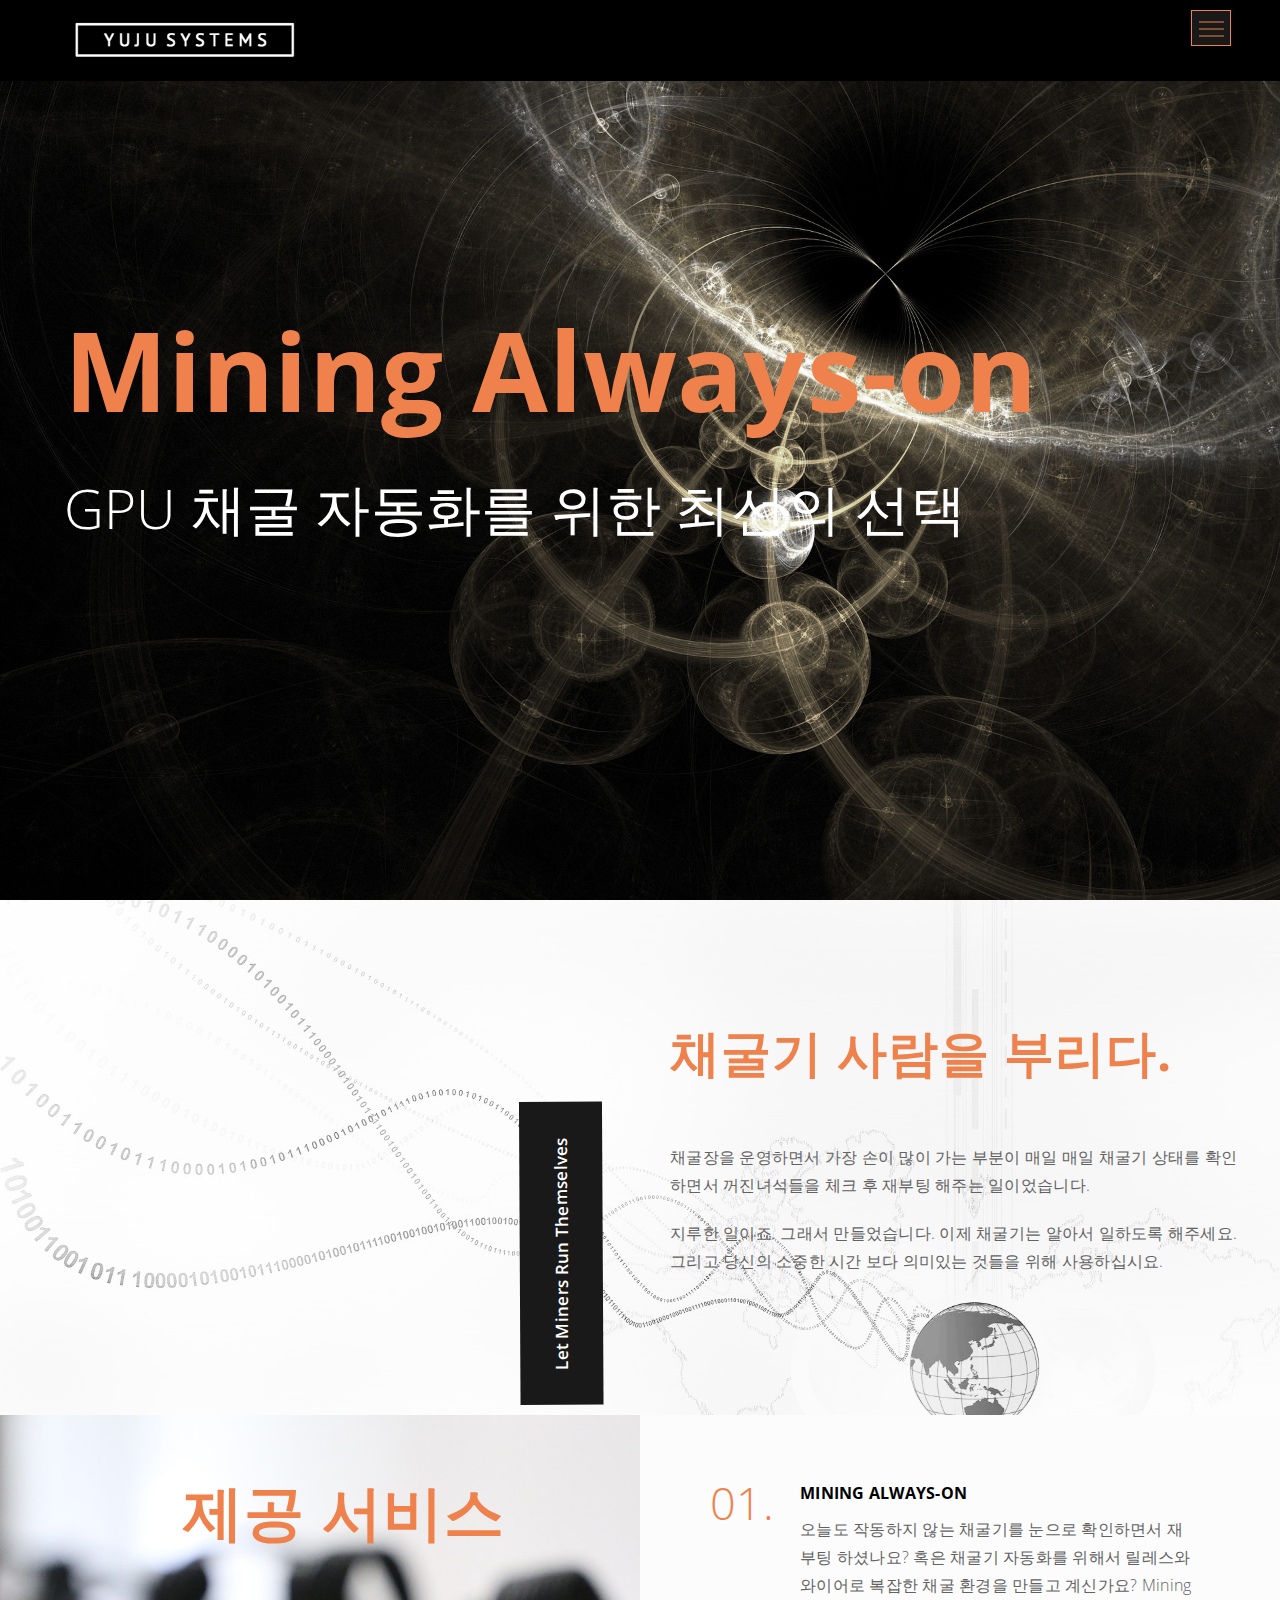
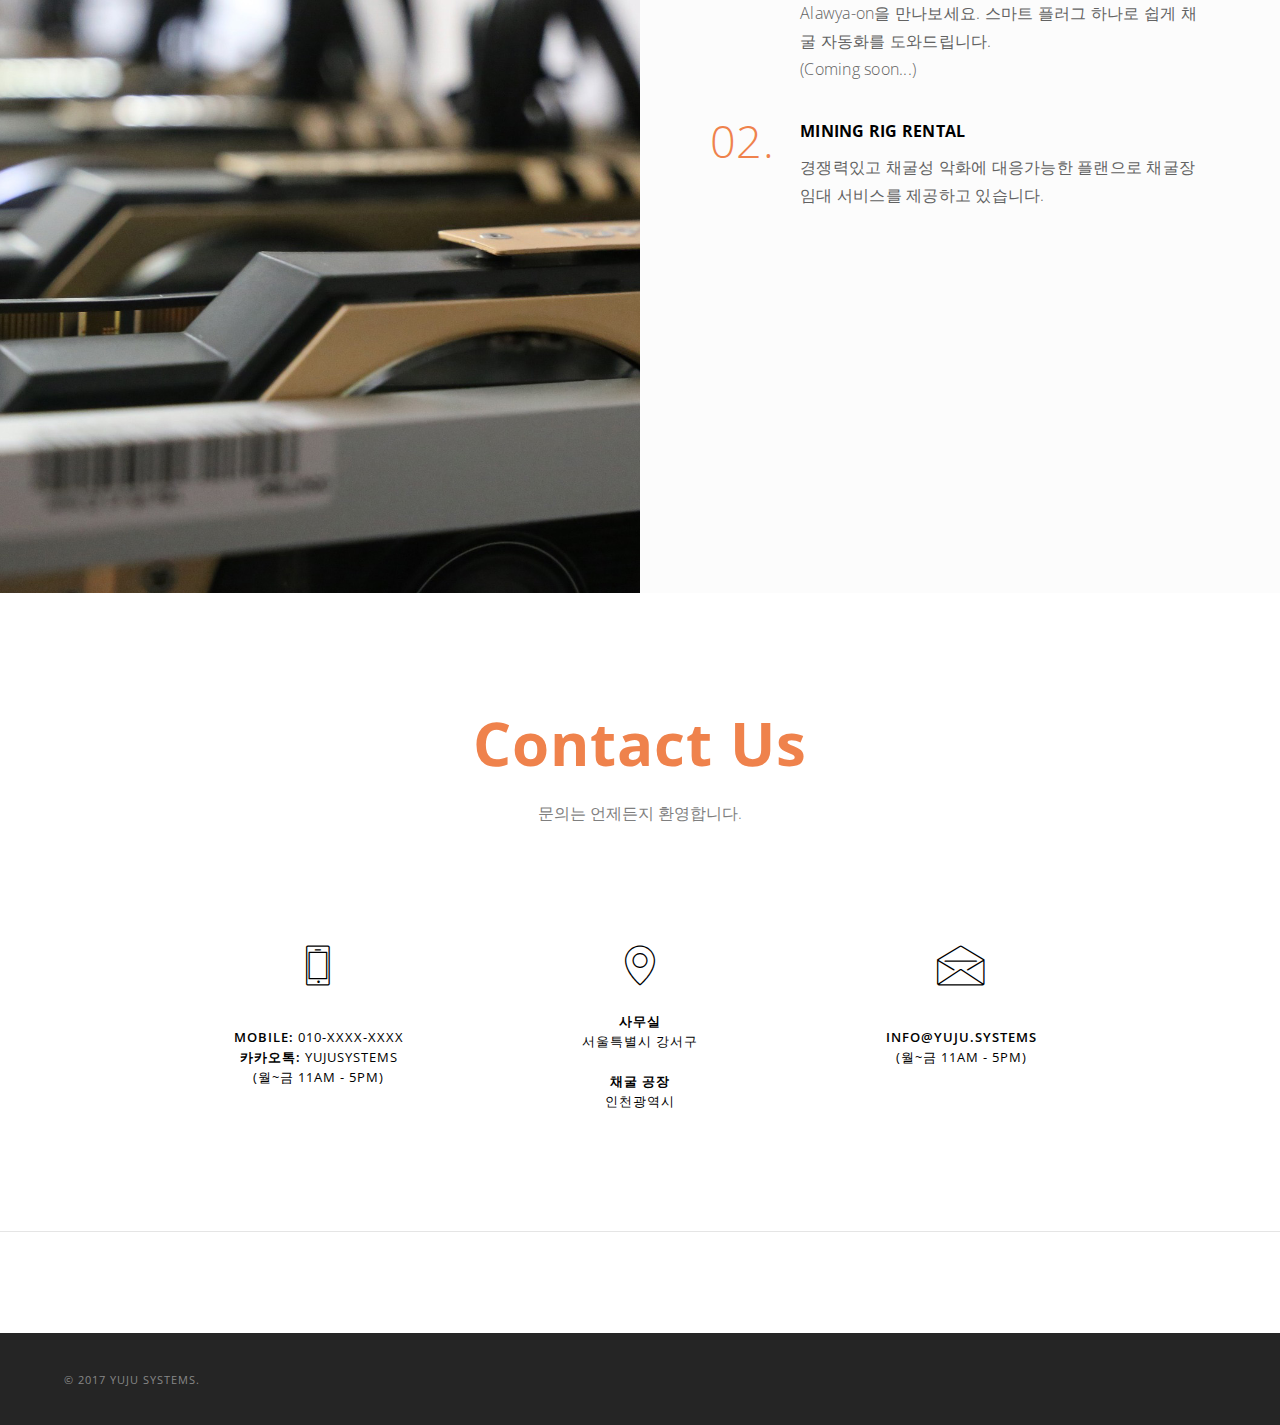
<file: index.html>
<!doctype html>
<html class="no-js" lang="en">
    <head>
        <title>CRYPTOCURRENCY MINING SERVICE | YUJU SYSTEMS</title>
        <meta name="description" content="H-Code - A premium portfolio template from ThemeZaa">
        <meta name="keywords" content="ethereum, mining, gpu mining, cryptocurrency, 이더리움, 채굴">
        <meta charset="utf-8">
        <meta name="author" content="ThemeZaa">
        <meta name="viewport" content="width=device-width,initial-scale=1.0,maximum-scale=1" />
        <!-- favicon -->
        <link rel="shortcut icon" href="images/yujusystems_favicon.png">
        <link rel="apple-touch-icon" href="images/apple-touch-icon-57x57.png">
        <link rel="apple-touch-icon" sizes="72x72" href="images/apple-touch-icon-72x72.png">
        <link rel="apple-touch-icon" sizes="114x114" href="images/apple-touch-icon-114x114.png">
        <!-- animation -->
        <link rel="stylesheet" href="css/animate.css" />
        <!-- bootstrap -->
        <link rel="stylesheet" href="css/bootstrap.css" />
        <!-- et line icon -->
        <link rel="stylesheet" href="css/et-line-icons.css" />
        <!-- font-awesome icon -->
        <link rel="stylesheet" href="css/font-awesome.min.css" />
        <!-- revolution slider -->
        <link rel="stylesheet" href="css/extralayers.css" />
        <link rel="stylesheet" href="css/settings.css" />
        <!-- magnific popup -->
        <link rel="stylesheet" href="css/magnific-popup.css" />
        <!-- owl carousel -->
        <link rel="stylesheet" href="css/owl.carousel.css" />
        <link rel="stylesheet" href="css/owl.transitions.css" />
        <link rel="stylesheet" href="css/full-slider.css" />
        <!-- text animation -->
        <link rel="stylesheet" href="css/text-effect.css" />
        <!-- hamburger menu  -->
        <link rel="stylesheet" href="css/menu-hamburger.css" />
        <!-- common -->
        <link rel="stylesheet" href="css/style.css" />
        <!-- responsive -->
        <link rel="stylesheet" href="css/responsive.css" />
        <!--[if IE]>
            <link rel="stylesheet" href="css/style-ie.css" />
        <![endif]-->
        <!--[if IE]>
            <script src="js/html5shiv.js"></script>
        <![endif]-->
    </head>
    <body>
        <!-- navigation -->
        <nav class="navbar navbar-default nav-dark navbar-fixed-top nav-transparent overlay-nav sticky-nav full-width-pull-menu full-width-pull-menu-dark" role="navigation">
            <!-- navigation panel -->
            <div class="container">
                <div class="row">
                    <!-- logo -->
                    <div class="col-md-2 col-sm-2 pull-left"><a href="index.html"><img alt="" src="images/yujusystems_logo.png" class="logo" /></a></div>
                    <!-- end logo -->
                    <!-- main menu -->
                    <div class="col-md-10 col-sm-10 no-padding-right">
                        <div class="menu-wrap full-screen no-padding">
                            <div class="col-md-6 col-sm-6 full-screen no-padding cover-background xs-display-none" style="background-image:url('images/yujusystem_1097x1097.jpg');"></div>
                            <div class="col-md-6 col-sm-6 full-screen bg-white">
                                <div class="pull-menu full-screen ">
                                    <div class="pull-menu-open">
                                        <div class="pull-menu-open-sub">
                                            <ul id="accordion" class="nav navbar-nav panel-group no-padding">
                                                <div class="separator-line-thick bg-black margin-three pull-left margin-five"></div>
                                                <li><span class="menu-number">01</span><a href="#home" class="inner-link">HOME</a> </li>
                                                <li><span class="menu-number">02</span><a href="#short-history" class="inner-link">소개말</a> </li>
                                                <li><span class="menu-number">03</span><a href="#our-services" class="inner-link">서비스</a></li>
                                                <!-- <li><span class="menu-number">04</span><a href="#our-environment" class="inner-link">채굴 환경</a></li> -->
                                                <li><span class="menu-number">04</span><a href="#contact" class="inner-link">Contact</a></li>
                                            </ul>
                                        </div>
                                    </div>
                                    <button class="close-button" id="close-button">Close Menu</button>
                                </div>
                            </div>
                        </div>
                        <!-- end main menu -->
                        <button class="menu-button-orange position-absolute navbar-toggle" type="button" id="open-button" data-toggle="collapse" data-target=".navbar-collapse">Open Menu</button>
                    </div>
                </div>
                <!-- end navigation panel -->
            </div>
            <!-- end navigation -->
        </nav>
        <!-- slider -->
        <section id="home" class="no-padding">
            <div id="owl-demo" class="owl-carousel owl-theme light-pagination square-pagination dark-pagination-without-next-prev-arrow main-slider">
                <!-- slider item -->
                <div class="item owl-bg-img" style="background-image:url('images/mainbg.jpg');">
                    <div class="container full-screen position-relative">
                        <div class="slider-typography">
                            <div class="slider-text-middle-main">
                                <div class="slider-text-middle slider-text-middle6 padding-left-right-px wow fadeInUp">
                                    <div class="col-md-12 text-left animated fadeInUp no-padding">
                                        <span class="slider-title-big6 sm-slider-title-big6 xs-width-100 xs-slider-title-big6 xs-text-center orange-light-text font-weight-700 display-inline-block margin-eight no-margin-lr no-margin-top">Mining Always-on</span>
                                        <span class="slider-title-big7 sm-slider-title-big7 xs-width-100 xs-slider-title-big7 xs-text-center">GPU 채굴 자동화를 위한 최선의 선택</span>
                                    </div>
                                </div>
                            </div>
                        </div>
                    </div>
                </div>
                <!-- end slider item -->
            </div>
        </section>
        <!-- end slider -->
        <!-- about us section  -->
        <section id="short-history" class="short-history position-relative display-table width-100 xs-text-center xs-onepage-section">
            <div class="fill sm-display-none" style="background-image:url('images/bg3.jpg');"></div>
            <div class="col-md-6 pull-right">
                <div class="col-lg-12 col-md-12 sm-no-padding">
                    <h1 class="text-transform-none title margin-ten no-margin-lr no-margin-top orange-light-text">채굴기 사람을 부리다.<span class="bg-light-orange"></span></h1>
                    <p class="text-extra-large xs-margin-bottom-four">채굴장을 운영하면서 가장 손이 많이 가는 부분이 매일 매일 채굴기 상태를 확인하면서 꺼진녀석들을 체크 후 재부팅 해주는 일이었습니다.</p>
                    <p class="text-extra-large xs-margin-bottom-four">지루한 일이죠. 그래서 만들었습니다. 이제 채굴기는 알아서 일하도록 해주세요. 그리고 당신의 소중한 시간 보다 의미있는 것들을 위해 사용하십시요. </p>
                </div>
                <div class="sub-headline">Let Miners Run Themselves</div>
            </div>
        </section>
        <!-- about us section and -->
        <!-- services section -->
        <section id="our-services" class="our-services no-padding">
            <div class="col-md-6 bg-light-gray padding-five box-min-height sm-display-table xs-display-inherit xs-text-center cover-background xs-onepage-section" style="background-image:url('images/bg2.jpg');">
                <div class="col-lg-9 col-md-12 pull-right xs-no-padding xs-pull-none">
                    <h1 class="text-transform-none title margin-ten no-margin-lr no-margin-top orange-light-text">제공 서비스<span class="bg-light-orange"></span></h1>
                    <div class="margin-ten no-margin-lr no-margin-top title-large font-weight-300"></div>
                </div>
            </div>
            <div class="col-md-6 bg-gray-light padding-five no-padding-bottom sm-padding-bottom-six box-min-height sm-display-table">
                <div class="col-lg-11 col-md-12 pull-left xs-no-padding">
                    <ul>
                        <li class="position-relative font-weight-300 text-extra-large margin-seven-bottom">
                            <div class="number orange-light-text">01.</div>
                            <div><span class="black-text font-weight-700 text-transform-uppercase display-table margin-two-bottom">Mining Always-on</span>오늘도 작동하지 않는 채굴기를 눈으로 확인하면서 재부팅 하셨나요? 혹은 채굴기 자동화를 위해서 릴레스와 와이어로 복잡한 채굴 환경을 만들고 계신가요? Mining Alawya-on을 만나보세요. 스마트 플러그 하나로 쉽게 채굴 자동화를 도와드립니다.<br>(Coming soon...) </div>
                        </li>
                        <li class="position-relative font-weight-300 text-extra-large margin-seven-bottom">
                            <div class="number orange-light-text">02.</div>
                            <div><span class="black-text font-weight-700 text-transform-uppercase display-table margin-two-bottom">Mining Rig Rental</span>경쟁력있고 채굴성 악화에 대응가능한 플랜으로 채굴장 임대 서비스를 제공하고 있습니다.</div>
                        </li>
                    </ul>
                </div>
            </div>
        </section>
        <!-- end services section -->
        <!-- our environment section
        <section id="our-environment" class="our-environment no-padding-bottom xs-onepage-section">
            <div class="container-fluid">
                <div class="row">
                    <div class="container">
                        <div class="row">

                            <div class="col-md-12 margin-five-bottom xs-text-center">
                                <div class="col-md-6 no-padding">
                                    <h1 class="text-transform-none title margin-ten no-margin-lr no-margin-top orange-light-text">채굴 환경<span class="bg-light-orange"></span></h1>
                                </div>
                            </div>

                        </div>
                    </div>
                    <div id="owl-demo-small" class="owl-carousel owl-theme dark-pagination bottom-arrow-pagination">

                        <div class="item">
                            <div class="col-lg-6 col-md-6 case-study-details bg-gray">
                                <div class="col-lg-7 col-md-12 pull-right about-text position-relative xs-text-center">
                                    <p class="title-small text-uppercase letter-spacing-3 black-text font-weight-600">보안</p>
                                    <p class="width-100 xs-width-100">Lorem ipsum dolor sit amet, consectetur adipisicing elit. Repudiandae odit iste exercitationem praesentiu deleniti nostrum laborum rem id nihil tempora. Lorem ipsum dolor amet, consectetur adipisicing elit. Repudiandae odit iste exercitationem praesentiu deleniti nostrum laborum.</p>
                                </div>
                            </div>
                            <div class="col-lg-6 col-md-6 case-study-img cover-background" style="background-image:url('http://placehold.it/960x500');"></div>
                        </div>

                        <div class="item">
                            <div class="col-lg-6 col-md-6 case-study-details bg-gray">
                                <div class="col-lg-7 col-md-12 pull-right about-text position-relative xs-text-center">
                                    <p class="title-small text-uppercase letter-spacing-3 black-text font-weight-600">채굴 자동화</p>
                                    <p class="width-100 xs-width-100">Lorem ipsum dolor sit amet, consectetur adipisicing elit. Repudiandae odit iste exercitationem praesentiu deleniti nostrum laborum rem id nihil tempora. Lorem ipsum dolor amet, consectetur adipisicing elit. Repudiandae odit iste exercitationem praesentiu deleniti nostrum laborum.</p>
                                </div>
                            </div>
                            <div class="col-lg-6 col-md-6 case-study-img cover-background" style="background-image:url('http://placehold.it/960x500');"></div>
                        </div>

                        <div class="item">
                            <div class="col-lg-6 col-md-6 case-study-details bg-gray">
                                <div class="col-lg-7 col-md-12 pull-right about-text position-relative xs-text-center">
                                    <p class="title-small text-uppercase letter-spacing-3 black-text font-weight-600">밀폐형 무소음 무공조</p>
                                    <p class="width-100 xs-width-100">Lorem ipsum dolor sit amet, consectetur adipisicing elit. Repudiandae odit iste exercitationem praesentiu deleniti nostrum laborum rem id nihil tempora. Lorem ipsum dolor amet, consectetur adipisicing elit. Repudiandae odit iste exercitationem praesentiu deleniti nostrum laborum.</p>
                                </div>
                            </div>
                            <div class="col-lg-6 col-md-6 case-study-img cover-background" style="background-image:url('http://placehold.it/960x500');"></div>
                        </div>

                    </div>
                </div>
            </div>
        </section>
        end our environment section -->
        <!-- contact us section -->
        <section id="contact" class="xs-onepage-section">
            <div class="container">
                <div class="row">
                    <div class="col-md-12 text-center no-padding">
                        <h4 class=" margin-ten no-margin-lr no-margin-top font-weight-300 gray-text"></h4>
                        <h1 class="text-transform-none title margin-two no-margin-lr no-margin-top orange-light-text">Contact Us<span class="bg-light-orange"></span></h1>
                        <h4 class=" margin-ten no-margin-lr no-margin-top font-weight-300 gray-text">문의는 언제든지 환영합니다.</h4>
                    </div>
                </div>
                <div class="row">
                    <div class="col-md-9 text-center center-col">
                        <!--
                        <div class="col-md-3 col-sm-3 text-center"><i class="icon-phone medium-icon black-text"></i><h6 class="black-text margin-two no-margin-bottom"><br><strong>MOBILE: </strong>010-7451-1080<br><strong>카카오톡: </strong>yujusystems<br>(월~금 11AM - 5PM)</h6></div>
                        <div class="col-md-6 col-sm-6 text-center"><i class="icon-map-pin medium-icon black-text"></i><h6 class="black-text margin-two no-margin-bottom"><strong>사무실</strong><br>서울특별시 강서구 마곡서로 158 마곡센트럴타워II 405호<br><br> <strong>채굴 공장</strong><br>인천광역시 서구 보듬로 158, 공존 601호(블루텍) </h6></div>
                        <div class="col-md-3 col-sm-3 text-center"><i class="icon-envelope medium-icon black-text"></i><h6 class="black-text margin-two no-margin-bottom"><br><strong><a href="mailto:info@yuju.systems">info@yuju.systems</a></strong><br>(월~금 11AM - 5PM)</h6></div>
                      -->
                        <div class="col-md-3 col-sm-3 text-center"><i class="icon-phone medium-icon black-text"></i><h6 class="black-text margin-two no-margin-bottom"><br><strong>MOBILE: </strong>010-xxxx-xxxx<br><strong>카카오톡: </strong>yujusystems<br>(월~금 11AM - 5PM)</h6></div>
                        <div class="col-md-6 col-sm-6 text-center"><i class="icon-map-pin medium-icon black-text"></i><h6 class="black-text margin-two no-margin-bottom"><strong>사무실</strong><br>서울특별시 강서구<br><br> <strong>채굴 공장</strong><br>인천광역시</h6></div>
                        <div class="col-md-3 col-sm-3 text-center"><i class="icon-envelope medium-icon black-text"></i><h6 class="black-text margin-two no-margin-bottom"><br><strong><a href="mailto:info@yuju.systems">info@yuju.systems</a></strong><br>(월~금 11AM - 5PM)</h6></div>
                    </div>
                </div>
            </div>
        </section>
        <!-- end contact us section -->
        <!-- footer -->
        <footer class="bg-white border-top">
            <div class="container onepage-footer-middle">
                <div class="row">
                </div>
            </div>
            <div class="container-fluid bg-dark-gray footer-bottom">
                <div class="container">
                    <div class="row margin-three">
                        <!-- copyright -->
                        <div class="col-md-6 col-sm-6 col-xs-12 copyright text-left letter-spacing-1 xs-text-center xs-margin-bottom-one">
                            &copy; 2017 YUJU SYSTEMS.
                        </div>
                        <!-- end copyright -->
                    </div>
                </div>
            </div>
            <!-- scroll to top -->
            <a href="javascript:;" class="scrollToTop"><i class="fa fa-angle-up"></i></a>
            <!-- scroll to top end... -->
        </footer>
        <!-- end footer -->
        <!-- javascript libraries / javascript files set #2 -->
        <script type="text/javascript" src="js/jquery.min.js"></script>
        <script type="text/javascript" src="js/modernizr.js"></script>
        <script type="text/javascript" src="js/bootstrap.js"></script>
        <script type="text/javascript" src="js/jquery.easing.1.3.js"></script>
        <script type="text/javascript" src="js/skrollr.min.js"></script>
        <script type="text/javascript" src="js/jquery.viewport.mini.js"></script>
        <script type="text/javascript" src="js/smooth-scroll.js"></script>
        <!-- jquery appear -->
        <script type="text/javascript" src="js/jquery.appear.js"></script>
        <!-- animation -->
        <script type="text/javascript" src="js/wow.min.js"></script>
        <!-- page scroll -->
        <script type="text/javascript" src="js/page-scroll.js"></script>
        <!-- easy piechart-->
        <script type="text/javascript" src="js/jquery.easypiechart.js"></script>
        <!-- parallax -->
        <script type="text/javascript" src="js/jquery.parallax-1.1.3.js"></script>
        <!--portfolio with shorting tab -->
        <script type="text/javascript" src="js/jquery.isotope.min.js"></script>
        <!-- owl slider  -->
        <script type="text/javascript" src="js/owl.carousel.min.js"></script>
        <!-- magnific popup  -->
        <script type="text/javascript" src="js/jquery.magnific-popup.min.js"></script>
        <script type="text/javascript" src="js/popup-gallery.js"></script>
        <!-- text effect  -->
        <script type="text/javascript" src="js/text-effect.js"></script>
        <!-- revolution slider  -->
        <script type="text/javascript" src="js/jquery.tools.min.js"></script>
        <script type="text/javascript" src="js/jquery.revolution.js"></script>
        <!-- counter  -->
        <script type="text/javascript" src="js/counter.js"></script>
        <!-- countTo -->
        <script type="text/javascript" src="js/jquery.countTo.js"></script>
        <!-- fit videos  -->
        <script type="text/javascript" src="js/jquery.fitvids.js"></script>
        <!-- imagesloaded  -->
        <script type="text/javascript" src="js/imagesloaded.pkgd.min.js"></script>
        <!-- hamburger menu-->
        <script type="text/javascript" src="js/classie.js"></script>
        <script type="text/javascript" src="js/hamburger-menu.js"></script>
        <!-- one page navigation -->
        <script type="text/javascript" src="js/one-page-main.js"></script>
        <!-- setting -->
        <script type="text/javascript" src="js/main.js"></script>
    </body>
</html>
</file>
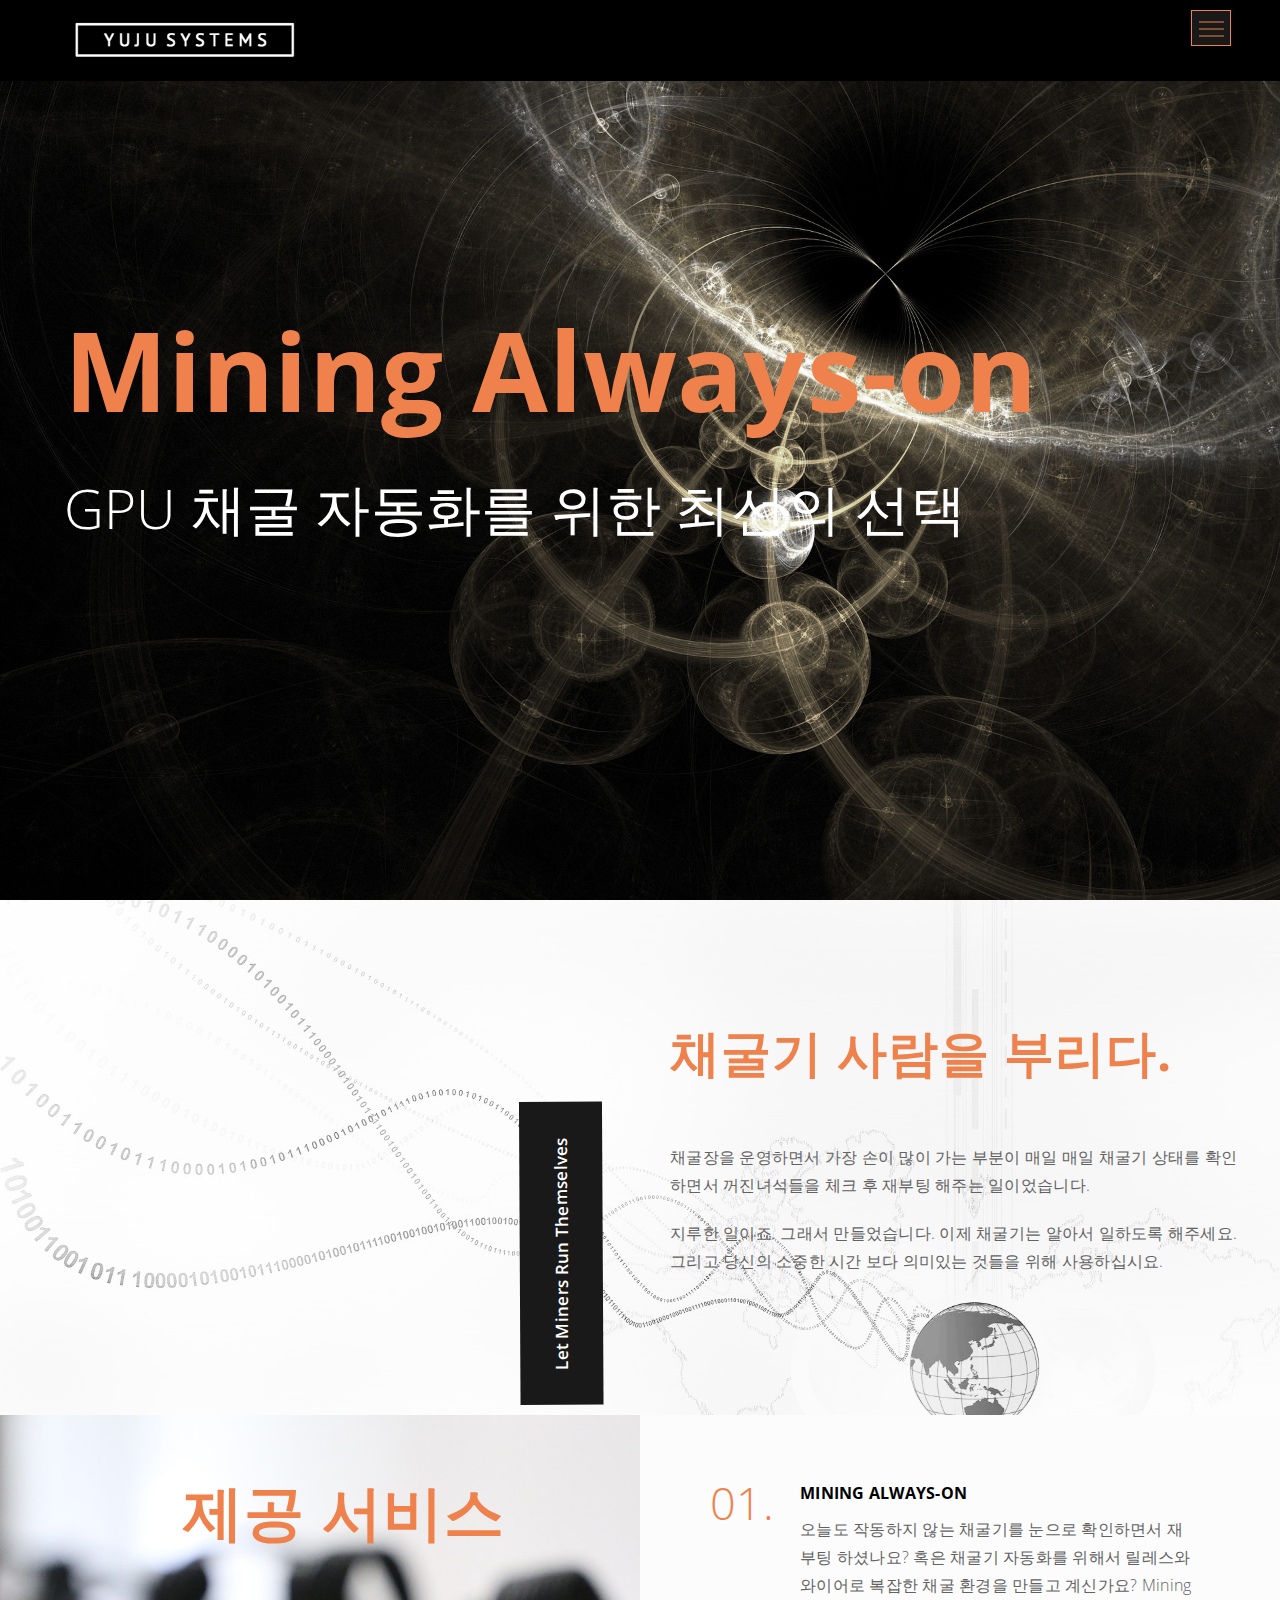
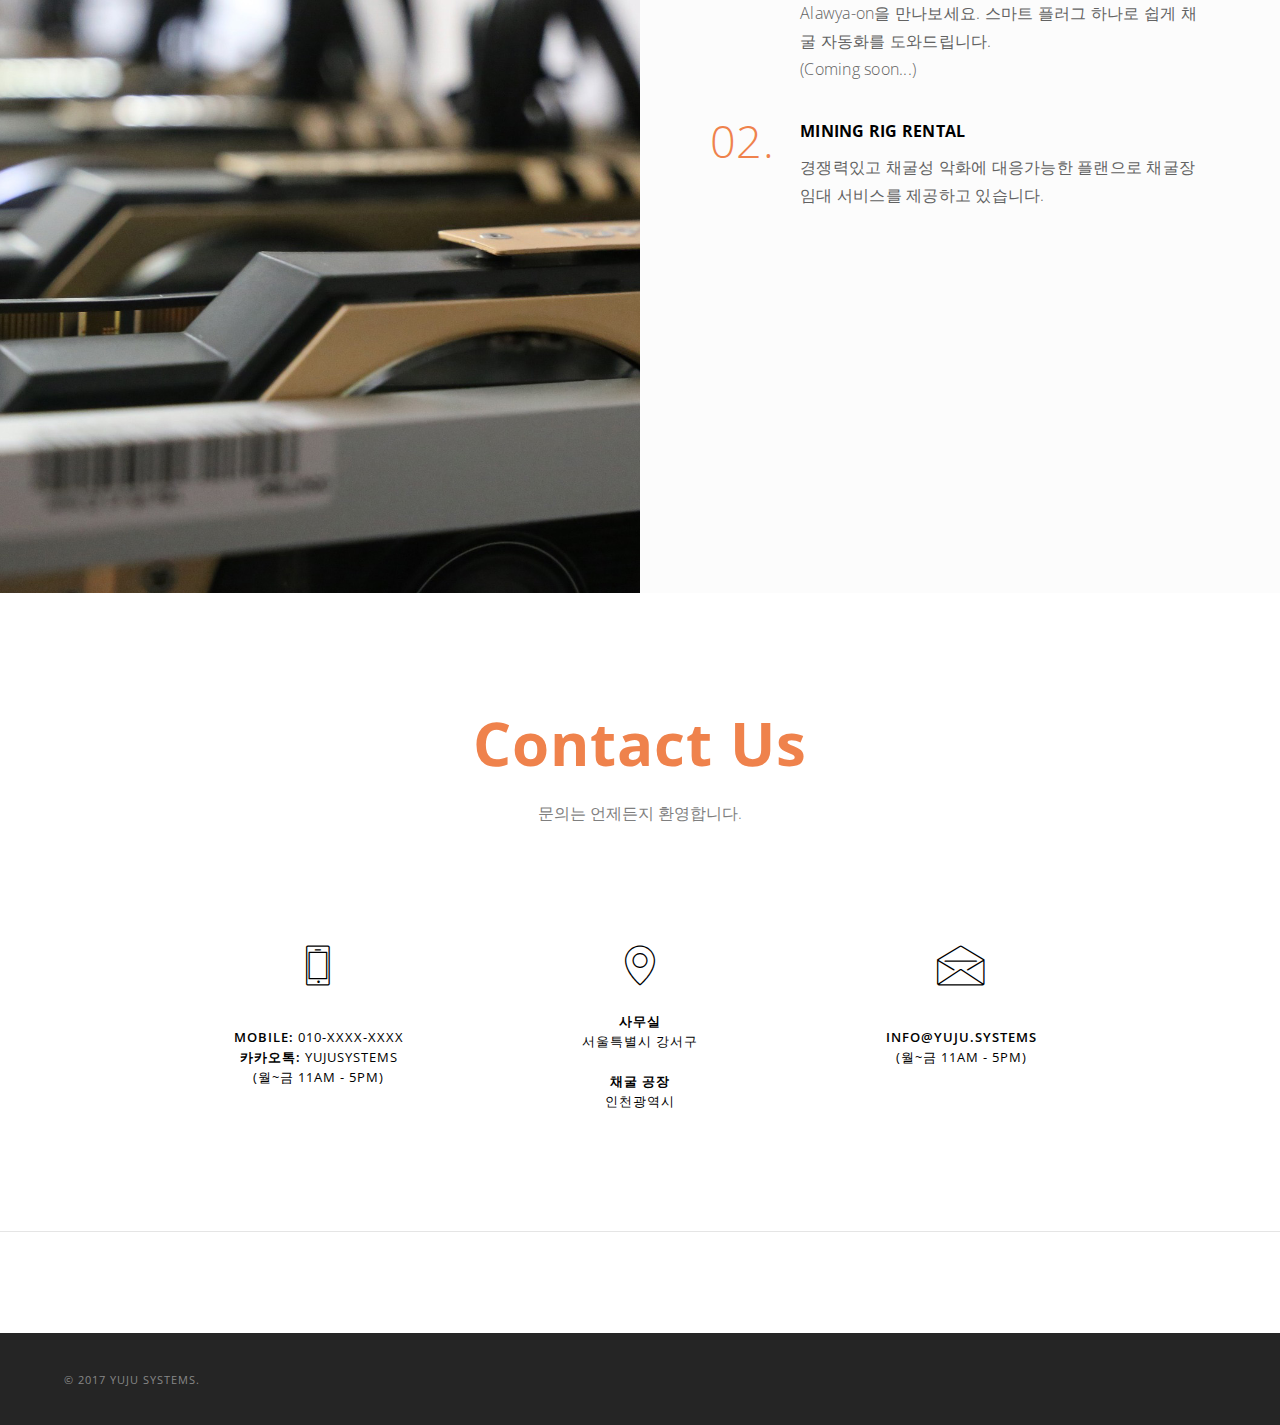
<file: join.html>
<!doctype html>
<html class="no-js" lang="en">
    <head>
        <title>CRYPTOCURRENCY MINING SERVICE | YUJU SYSTEMS</title>
        <meta name="description" content="H-Code - A premium portfolio template from ThemeZaa">
        <meta name="keywords" content="ethereum, mining, gpu mining, cryptocurrency, 이더리움, 채굴">
        <meta charset="utf-8">
        <meta name="author" content="ThemeZaa">
        <meta name="viewport" content="width=device-width,initial-scale=1.0,maximum-scale=1" />
        <!-- favicon -->
        <link rel="shortcut icon" href="images/yujusystems_favicon.png">
        <link rel="apple-touch-icon" href="images/apple-touch-icon-57x57.png">
        <link rel="apple-touch-icon" sizes="72x72" href="images/apple-touch-icon-72x72.png">
        <link rel="apple-touch-icon" sizes="114x114" href="images/apple-touch-icon-114x114.png">
        <!-- animation -->
        <link rel="stylesheet" href="css/animate.css" />
        <!-- bootstrap -->
        <link rel="stylesheet" href="css/bootstrap.css" />
        <!-- et line icon -->
        <link rel="stylesheet" href="css/et-line-icons.css" />
        <!-- font-awesome icon -->
        <link rel="stylesheet" href="css/font-awesome.min.css" />
        <!-- revolution slider -->
        <link rel="stylesheet" href="css/extralayers.css" />
        <link rel="stylesheet" href="css/settings.css" />
        <!-- magnific popup -->
        <link rel="stylesheet" href="css/magnific-popup.css" />
        <!-- owl carousel -->
        <link rel="stylesheet" href="css/owl.carousel.css" />
        <link rel="stylesheet" href="css/owl.transitions.css" />
        <link rel="stylesheet" href="css/full-slider.css" />
        <!-- text animation -->
        <link rel="stylesheet" href="css/text-effect.css" />
        <!-- hamburger menu  -->
        <link rel="stylesheet" href="css/menu-hamburger.css" />
        <!-- common -->
        <link rel="stylesheet" href="css/style.css" />
        <!-- responsive -->
        <link rel="stylesheet" href="css/responsive.css" />
        <!--[if IE]>
            <link rel="stylesheet" href="css/style-ie.css" />
        <![endif]-->
        <!--[if IE]>
            <script src="js/html5shiv.js"></script>
        <![endif]-->
    </head>
    <body>
        <!-- navigation -->
        <nav class="navbar navbar-default nav-dark navbar-fixed-top nav-transparent overlay-nav sticky-nav full-width-pull-menu full-width-pull-menu-dark" role="navigation">
            <!-- navigation panel -->
            <div class="container">
                <div class="row">
                    <!-- logo -->
                    <div class="col-md-2 col-sm-2 pull-left"><a href="index.html"><img alt="" src="images/yujusystems_logo.png" class="logo" /></a></div>
                    <!-- end logo -->
                    <!-- main menu -->
                    <div class="col-md-10 col-sm-10 no-padding-right">
                        <div class="menu-wrap full-screen no-padding">
                            <div class="col-md-6 col-sm-6 full-screen no-padding cover-background xs-display-none" style="background-image:url('images/yujusystem_1097x1097.jpg');"></div>
                            <div class="col-md-6 col-sm-6 full-screen bg-white">
                                <div class="pull-menu full-screen ">
                                    <div class="pull-menu-open">
                                        <div class="pull-menu-open-sub">
                                            <ul id="accordion" class="nav navbar-nav panel-group no-padding">
                                                <div class="separator-line-thick bg-black margin-three pull-left margin-five"></div>
                                                <li><span class="menu-number">01</span><a href="#home" class="inner-link">HOME</a> </li>
                                                <li><span class="menu-number">02</span><a href="#short-history" class="inner-link">소개말</a> </li>
                                                <li><span class="menu-number">03</span><a href="#our-services" class="inner-link">서비스</a></li>
                                                <!-- <li><span class="menu-number">04</span><a href="#our-environment" class="inner-link">채굴 환경</a></li> -->
                                                <li><span class="menu-number">04</span><a href="#contact" class="inner-link">Contact</a></li>
                                                <li><span class="menu-number">04</span><a href="join.html" class="inner-link">Join</a></li>
                                            </ul>
                                        </div>
                                    </div>
                                    <button class="close-button" id="close-button">Close Menu</button>
                                </div>
                            </div>
                        </div>
                        <!-- end main menu -->
                        <button class="menu-button-orange position-absolute navbar-toggle" type="button" id="open-button" data-toggle="collapse" data-target=".navbar-collapse">Open Menu</button>
                    </div>
                </div>
                <!-- end navigation panel -->
            </div>
            <!-- end navigation -->
        </nav>
        <!-- slider -->
        <section id="home" class="no-padding">
            <div id="owl-demo" class="owl-carousel owl-theme light-pagination square-pagination dark-pagination-without-next-prev-arrow main-slider">
                <!-- slider item -->
                <div class="item owl-bg-img" style="background-image:url('images/mainbg.jpg');">
                    <div class="container full-screen position-relative">
                        <div class="slider-typography">
                            <div class="slider-text-middle-main">
                                <div class="slider-text-middle slider-text-middle6 padding-left-right-px wow fadeInUp">
                                    <div class="col-md-12 text-left animated fadeInUp no-padding">
                                        <span class="slider-title-big6 sm-slider-title-big6 xs-width-100 xs-slider-title-big6 xs-text-center orange-light-text font-weight-700 display-inline-block margin-eight no-margin-lr no-margin-top">Mining Always-on</span>
                                        <span class="slider-title-big7 sm-slider-title-big7 xs-width-100 xs-slider-title-big7 xs-text-center">GPU 채굴 자동화를 위한 최선의 선택</span>
                                    </div>
                                </div>
                            </div>
                        </div>
                    </div>
                </div>
                <!-- end slider item -->
            </div>
        </section>
        <!-- end slider -->
        <!-- about us section  -->
        <section id="short-history" class="short-history position-relative display-table width-100 xs-text-center xs-onepage-section">
            <div class="fill sm-display-none" style="background-image:url('images/bg3.jpg');"></div>
            <div class="col-md-6 pull-right">
                <div class="col-lg-12 col-md-12 sm-no-padding">
                    <h1 class="text-transform-none title margin-ten no-margin-lr no-margin-top orange-light-text">채굴기 사람을 부리다.<span class="bg-light-orange"></span></h1>
                    <p class="text-extra-large xs-margin-bottom-four">채굴장을 운영하면서 가장 손이 많이 가는 부분이 매일 매일 채굴기 상태를 확인하면서 꺼진녀석들을 체크 후 재부팅 해주는 일이었습니다.</p>
                    <p class="text-extra-large xs-margin-bottom-four">지루한 일이죠. 그래서 만들었습니다. 이제 채굴기는 알아서 일하도록 해주세요. 그리고 당신의 소중한 시간 보다 의미있는 것들을 위해 사용하십시요. </p>
                </div>
                <div class="sub-headline">Let Miners Run Themselves</div>
            </div>
        </section>
        <!-- about us section and -->
        <!-- services section -->
        <section id="our-services" class="our-services no-padding">
            <div class="col-md-6 bg-light-gray padding-five box-min-height sm-display-table xs-display-inherit xs-text-center cover-background xs-onepage-section" style="background-image:url('images/bg2.jpg');">
                <div class="col-lg-9 col-md-12 pull-right xs-no-padding xs-pull-none">
                    <h1 class="text-transform-none title margin-ten no-margin-lr no-margin-top orange-light-text">제공 서비스<span class="bg-light-orange"></span></h1>
                    <div class="margin-ten no-margin-lr no-margin-top title-large font-weight-300"></div>
                </div>
            </div>
            <div class="col-md-6 bg-gray-light padding-five no-padding-bottom sm-padding-bottom-six box-min-height sm-display-table">
                <div class="col-lg-11 col-md-12 pull-left xs-no-padding">
                    <ul>
                        <li class="position-relative font-weight-300 text-extra-large margin-seven-bottom">
                            <div class="number orange-light-text">01.</div>
                            <div><span class="black-text font-weight-700 text-transform-uppercase display-table margin-two-bottom">Mining Always-on</span>오늘도 작동하지 않는 채굴기를 눈으로 확인하면서 재부팅 하셨나요? 혹은 채굴기 자동화를 위해서 릴레스와 와이어로 복잡한 채굴 환경을 만들고 계신가요? Mining Alawya-on을 만나보세요. 스마트 플러그 하나로 쉽게 채굴 자동화를 도와드립니다.<br>(Coming soon...) </div>
                        </li>
                        <li class="position-relative font-weight-300 text-extra-large margin-seven-bottom">
                            <div class="number orange-light-text">02.</div>
                            <div><span class="black-text font-weight-700 text-transform-uppercase display-table margin-two-bottom">Mining Rig Rental</span>경쟁력있고 채굴성 악화에 대응가능한 플랜으로 채굴장 임대 서비스를 제공하고 있습니다.</div>
                        </li>
                    </ul>
                </div>
            </div>
        </section>
        <!-- end services section -->
        <!-- our environment section
        <section id="our-environment" class="our-environment no-padding-bottom xs-onepage-section">
            <div class="container-fluid">
                <div class="row">
                    <div class="container">
                        <div class="row">

                            <div class="col-md-12 margin-five-bottom xs-text-center">
                                <div class="col-md-6 no-padding">
                                    <h1 class="text-transform-none title margin-ten no-margin-lr no-margin-top orange-light-text">채굴 환경<span class="bg-light-orange"></span></h1>
                                </div>
                            </div>

                        </div>
                    </div>
                    <div id="owl-demo-small" class="owl-carousel owl-theme dark-pagination bottom-arrow-pagination">

                        <div class="item">
                            <div class="col-lg-6 col-md-6 case-study-details bg-gray">
                                <div class="col-lg-7 col-md-12 pull-right about-text position-relative xs-text-center">
                                    <p class="title-small text-uppercase letter-spacing-3 black-text font-weight-600">보안</p>
                                    <p class="width-100 xs-width-100">Lorem ipsum dolor sit amet, consectetur adipisicing elit. Repudiandae odit iste exercitationem praesentiu deleniti nostrum laborum rem id nihil tempora. Lorem ipsum dolor amet, consectetur adipisicing elit. Repudiandae odit iste exercitationem praesentiu deleniti nostrum laborum.</p>
                                </div>
                            </div>
                            <div class="col-lg-6 col-md-6 case-study-img cover-background" style="background-image:url('http://placehold.it/960x500');"></div>
                        </div>

                        <div class="item">
                            <div class="col-lg-6 col-md-6 case-study-details bg-gray">
                                <div class="col-lg-7 col-md-12 pull-right about-text position-relative xs-text-center">
                                    <p class="title-small text-uppercase letter-spacing-3 black-text font-weight-600">채굴 자동화</p>
                                    <p class="width-100 xs-width-100">Lorem ipsum dolor sit amet, consectetur adipisicing elit. Repudiandae odit iste exercitationem praesentiu deleniti nostrum laborum rem id nihil tempora. Lorem ipsum dolor amet, consectetur adipisicing elit. Repudiandae odit iste exercitationem praesentiu deleniti nostrum laborum.</p>
                                </div>
                            </div>
                            <div class="col-lg-6 col-md-6 case-study-img cover-background" style="background-image:url('http://placehold.it/960x500');"></div>
                        </div>

                        <div class="item">
                            <div class="col-lg-6 col-md-6 case-study-details bg-gray">
                                <div class="col-lg-7 col-md-12 pull-right about-text position-relative xs-text-center">
                                    <p class="title-small text-uppercase letter-spacing-3 black-text font-weight-600">밀폐형 무소음 무공조</p>
                                    <p class="width-100 xs-width-100">Lorem ipsum dolor sit amet, consectetur adipisicing elit. Repudiandae odit iste exercitationem praesentiu deleniti nostrum laborum rem id nihil tempora. Lorem ipsum dolor amet, consectetur adipisicing elit. Repudiandae odit iste exercitationem praesentiu deleniti nostrum laborum.</p>
                                </div>
                            </div>
                            <div class="col-lg-6 col-md-6 case-study-img cover-background" style="background-image:url('http://placehold.it/960x500');"></div>
                        </div>

                    </div>
                </div>
            </div>
        </section>
        end our environment section -->
        <!-- contact us section -->
        <section id="contact" class="xs-onepage-section">
            <div class="container">
                <div class="row">
                    <div class="col-md-12 text-center no-padding">
                        <h4 class=" margin-ten no-margin-lr no-margin-top font-weight-300 gray-text"></h4>
                        <h1 class="text-transform-none title margin-two no-margin-lr no-margin-top orange-light-text">Contact Us<span class="bg-light-orange"></span></h1>
                        <h4 class=" margin-ten no-margin-lr no-margin-top font-weight-300 gray-text">문의는 언제든지 환영합니다.</h4>
                    </div>
                </div>
                <div class="row">
                    <div class="col-md-9 text-center center-col">
                        <!--
                        <div class="col-md-3 col-sm-3 text-center"><i class="icon-phone medium-icon black-text"></i><h6 class="black-text margin-two no-margin-bottom"><br><strong>MOBILE: </strong>010-7451-1080<br><strong>카카오톡: </strong>yujusystems<br>(월~금 11AM - 5PM)</h6></div>
                        <div class="col-md-6 col-sm-6 text-center"><i class="icon-map-pin medium-icon black-text"></i><h6 class="black-text margin-two no-margin-bottom"><strong>사무실</strong><br>서울특별시 강서구 마곡서로 158 마곡센트럴타워II 405호<br><br> <strong>채굴 공장</strong><br>인천광역시 서구 보듬로 158, 공존 601호(블루텍) </h6></div>
                        <div class="col-md-3 col-sm-3 text-center"><i class="icon-envelope medium-icon black-text"></i><h6 class="black-text margin-two no-margin-bottom"><br><strong><a href="mailto:info@yuju.systems">info@yuju.systems</a></strong><br>(월~금 11AM - 5PM)</h6></div>
                      -->
                        <div class="col-md-3 col-sm-3 text-center"><i class="icon-phone medium-icon black-text"></i><h6 class="black-text margin-two no-margin-bottom"><br><strong>MOBILE: </strong>010-xxxx-xxxx<br><strong>카카오톡: </strong>yujusystems<br>(월~금 11AM - 5PM)</h6></div>
                        <div class="col-md-6 col-sm-6 text-center"><i class="icon-map-pin medium-icon black-text"></i><h6 class="black-text margin-two no-margin-bottom"><strong>사무실</strong><br>서울특별시 강서구<br><br> <strong>채굴 공장</strong><br>인천광역시</h6></div>
                        <div class="col-md-3 col-sm-3 text-center"><i class="icon-envelope medium-icon black-text"></i><h6 class="black-text margin-two no-margin-bottom"><br><strong><a href="mailto:info@yuju.systems">info@yuju.systems</a></strong><br>(월~금 11AM - 5PM)</h6></div>
                    </div>
                </div>
            </div>
        </section>
        <!-- end contact us section -->
        <!-- footer -->
        <footer class="bg-white border-top">
            <div class="container onepage-footer-middle">
                <div class="row">
                </div>
            </div>
            <div class="container-fluid bg-dark-gray footer-bottom">
                <div class="container">
                    <div class="row margin-three">
                        <!-- copyright -->
                        <div class="col-md-6 col-sm-6 col-xs-12 copyright text-left letter-spacing-1 xs-text-center xs-margin-bottom-one">
                            &copy; 2017 YUJU SYSTEMS.
                        </div>
                        <!-- end copyright -->
                    </div>
                </div>
            </div>
            <!-- scroll to top -->
            <a href="javascript:;" class="scrollToTop"><i class="fa fa-angle-up"></i></a>
            <!-- scroll to top end... -->
        </footer>
        <!-- end footer -->
        <!-- javascript libraries / javascript files set #2 -->
        <script type="text/javascript" src="js/jquery.min.js"></script>
        <script type="text/javascript" src="js/modernizr.js"></script>
        <script type="text/javascript" src="js/bootstrap.js"></script>
        <script type="text/javascript" src="js/jquery.easing.1.3.js"></script>
        <script type="text/javascript" src="js/skrollr.min.js"></script>
        <script type="text/javascript" src="js/jquery.viewport.mini.js"></script>
        <script type="text/javascript" src="js/smooth-scroll.js"></script>
        <!-- jquery appear -->
        <script type="text/javascript" src="js/jquery.appear.js"></script>
        <!-- animation -->
        <script type="text/javascript" src="js/wow.min.js"></script>
        <!-- page scroll -->
        <script type="text/javascript" src="js/page-scroll.js"></script>
        <!-- easy piechart-->
        <script type="text/javascript" src="js/jquery.easypiechart.js"></script>
        <!-- parallax -->
        <script type="text/javascript" src="js/jquery.parallax-1.1.3.js"></script>
        <!--portfolio with shorting tab -->
        <script type="text/javascript" src="js/jquery.isotope.min.js"></script>
        <!-- owl slider  -->
        <script type="text/javascript" src="js/owl.carousel.min.js"></script>
        <!-- magnific popup  -->
        <script type="text/javascript" src="js/jquery.magnific-popup.min.js"></script>
        <script type="text/javascript" src="js/popup-gallery.js"></script>
        <!-- text effect  -->
        <script type="text/javascript" src="js/text-effect.js"></script>
        <!-- revolution slider  -->
        <script type="text/javascript" src="js/jquery.tools.min.js"></script>
        <script type="text/javascript" src="js/jquery.revolution.js"></script>
        <!-- counter  -->
        <script type="text/javascript" src="js/counter.js"></script>
        <!-- countTo -->
        <script type="text/javascript" src="js/jquery.countTo.js"></script>
        <!-- fit videos  -->
        <script type="text/javascript" src="js/jquery.fitvids.js"></script>
        <!-- imagesloaded  -->
        <script type="text/javascript" src="js/imagesloaded.pkgd.min.js"></script>
        <!-- hamburger menu-->
        <script type="text/javascript" src="js/classie.js"></script>
        <script type="text/javascript" src="js/hamburger-menu.js"></script>
        <!-- one page navigation -->
        <script type="text/javascript" src="js/one-page-main.js"></script>
        <!-- setting -->
        <script type="text/javascript" src="js/main.js"></script>
    </body>
</html>
</file>
<file: css/et-line-icons.css>
@font-face {
	font-family: 'et-line';
	src:url('../fonts/et-line.eot');
	src:url('../fonts/et-line.eot?#iefix') format('embedded-opentype'),
		url('../fonts/et-line.woff') format('woff'),
		url('../fonts/et-line.ttf') format('truetype'),
		url('../fonts/et-line.svg#et-line') format('svg');
	font-weight: normal;
	font-style: normal;
}

/* Use the following CSS code if you want to use data attributes for inserting your icons */
[data-icon]:before {
	font-family: 'et-line';
	content: attr(data-icon);
	speak: none;
	font-weight: normal;
	font-variant: normal;
	text-transform: none;
	line-height: 1;
	-webkit-font-smoothing: antialiased;
	-moz-osx-font-smoothing: grayscale;
	display:inline-block;
}

/* Use the following CSS code if you want to have a class per icon */
/*
Instead of a list of all class selectors,
you can use the generic selector below, but it's slower:
[class*="icon-"] {
*/
.icon-mobile, .icon-laptop, .icon-desktop, .icon-tablet, .icon-phone, .icon-document, .icon-documents, .icon-search, .icon-clipboard, .icon-newspaper, .icon-notebook, .icon-book-open, .icon-browser, .icon-calendar, .icon-presentation, .icon-picture, .icon-pictures, .icon-video, .icon-camera, .icon-printer, .icon-toolbox, .icon-briefcase, .icon-wallet, .icon-gift, .icon-bargraph, .icon-grid, .icon-expand, .icon-focus, .icon-edit, .icon-adjustments, .icon-ribbon, .icon-hourglass, .icon-lock, .icon-megaphone, .icon-shield, .icon-trophy, .icon-flag, .icon-map, .icon-puzzle, .icon-basket, .icon-envelope, .icon-streetsign, .icon-telescope, .icon-gears, .icon-key, .icon-paperclip, .icon-attachment, .icon-pricetags, .icon-lightbulb, .icon-layers, .icon-pencil, .icon-tools, .icon-tools-2, .icon-scissors, .icon-paintbrush, .icon-magnifying-glass, .icon-circle-compass, .icon-linegraph, .icon-mic, .icon-strategy, .icon-beaker, .icon-caution, .icon-recycle, .icon-anchor, .icon-profile-male, .icon-profile-female, .icon-bike, .icon-wine, .icon-hotairballoon, .icon-globe, .icon-genius, .icon-map-pin, .icon-dial, .icon-chat, .icon-heart, .icon-cloud, .icon-upload, .icon-download, .icon-target, .icon-hazardous, .icon-piechart, .icon-speedometer, .icon-global, .icon-compass, .icon-lifesaver, .icon-clock, .icon-aperture, .icon-quote, .icon-scope, .icon-alarmclock, .icon-refresh, .icon-happy, .icon-sad, .icon-facebook, .icon-twitter, .icon-googleplus, .icon-rss, .icon-tumblr, .icon-linkedin, .icon-dribbble {
	font-family: 'et-line';
	speak: none;
	font-style: normal;
	font-weight: normal;
	font-variant: normal;
	text-transform: none;
	line-height: 1.1;
	-webkit-font-smoothing: antialiased;
	-moz-osx-font-smoothing: grayscale;
	display:inline-block;
}
.icon-mobile:before {
	content: "\e000";
}
.icon-laptop:before {
	content: "\e001";
}
.icon-desktop:before {
	content: "\e002";
}
.icon-tablet:before {
	content: "\e003";
}
.icon-phone:before {
	content: "\e004";
}
.icon-document:before {
	content: "\e005";
}
.icon-documents:before {
	content: "\e006";
}
.icon-search:before {
	content: "\e007";
}
.icon-clipboard:before {
	content: "\e008";
}
.icon-newspaper:before {
	content: "\e009";
}
.icon-notebook:before {
	content: "\e00a";
}
.icon-book-open:before {
	content: "\e00b";
}
.icon-browser:before {
	content: "\e00c";
}
.icon-calendar:before {
	content: "\e00d";
}
.icon-presentation:before {
	content: "\e00e";
}
.icon-picture:before {
	content: "\e00f";
}
.icon-pictures:before {
	content: "\e010";
}
.icon-video:before {
	content: "\e011";
}
.icon-camera:before {
	content: "\e012";
}
.icon-printer:before {
	content: "\e013";
}
.icon-toolbox:before {
	content: "\e014";
}
.icon-briefcase:before {
	content: "\e015";
}
.icon-wallet:before {
	content: "\e016";
}
.icon-gift:before {
	content: "\e017";
}
.icon-bargraph:before {
	content: "\e018";
}
.icon-grid:before {
	content: "\e019";
}
.icon-expand:before {
	content: "\e01a";
}
.icon-focus:before {
	content: "\e01b";
}
.icon-edit:before {
	content: "\e01c";
}
.icon-adjustments:before {
	content: "\e01d";
}
.icon-ribbon:before {
	content: "\e01e";
}
.icon-hourglass:before {
	content: "\e01f";
}
.icon-lock:before {
	content: "\e020";
}
.icon-megaphone:before {
	content: "\e021";
}
.icon-shield:before {
	content: "\e022";
}
.icon-trophy:before {
	content: "\e023";
}
.icon-flag:before {
	content: "\e024";
}
.icon-map:before {
	content: "\e025";
}
.icon-puzzle:before {
	content: "\e026";
}
.icon-basket:before {
	content: "\e027";
}
.icon-envelope:before {
	content: "\e028";
}
.icon-streetsign:before {
	content: "\e029";
}
.icon-telescope:before {
	content: "\e02a";
}
.icon-gears:before {
	content: "\e02b";
}
.icon-key:before {
	content: "\e02c";
}
.icon-paperclip:before {
	content: "\e02d";
}
.icon-attachment:before {
	content: "\e02e";
}
.icon-pricetags:before {
	content: "\e02f";
}
.icon-lightbulb:before {
	content: "\e030";
}
.icon-layers:before {
	content: "\e031";
}
.icon-pencil:before {
	content: "\e032";
}
.icon-tools:before {
	content: "\e033";
}
.icon-tools-2:before {
	content: "\e034";
}
.icon-scissors:before {
	content: "\e035";
}
.icon-paintbrush:before {
	content: "\e036";
}
.icon-magnifying-glass:before {
	content: "\e037";
}
.icon-circle-compass:before {
	content: "\e038";
}
.icon-linegraph:before {
	content: "\e039";
}
.icon-mic:before {
	content: "\e03a";
}
.icon-strategy:before {
	content: "\e03b";
}
.icon-beaker:before {
	content: "\e03c";
}
.icon-caution:before {
	content: "\e03d";
}
.icon-recycle:before {
	content: "\e03e";
}
.icon-anchor:before {
	content: "\e03f";
}
.icon-profile-male:before {
	content: "\e040";
}
.icon-profile-female:before {
	content: "\e041";
}
.icon-bike:before {
	content: "\e042";
}
.icon-wine:before {
	content: "\e043";
}
.icon-hotairballoon:before {
	content: "\e044";
}
.icon-globe:before {
	content: "\e045";
}
.icon-genius:before {
	content: "\e046";
}
.icon-map-pin:before {
	content: "\e047";
}
.icon-dial:before {
	content: "\e048";
}
.icon-chat:before {
	content: "\e049";
}
.icon-heart:before {
	content: "\e04a";
}
.icon-cloud:before {
	content: "\e04b";
}
.icon-upload:before {
	content: "\e04c";
}
.icon-download:before {
	content: "\e04d";
}
.icon-target:before {
	content: "\e04e";
}
.icon-hazardous:before {
	content: "\e04f";
}
.icon-piechart:before {
	content: "\e050";
}
.icon-speedometer:before {
	content: "\e051";
}
.icon-global:before {
	content: "\e052";
}
.icon-compass:before {
	content: "\e053";
}
.icon-lifesaver:before {
	content: "\e054";
}
.icon-clock:before {
	content: "\e055";
}
.icon-aperture:before {
	content: "\e056";
}
.icon-quote:before {
	content: "\e057";
}
.icon-scope:before {
	content: "\e058";
}
.icon-alarmclock:before {
	content: "\e059";
}
.icon-refresh:before {
	content: "\e05a";
}
.icon-happy:before {
	content: "\e05b";
}
.icon-sad:before {
	content: "\e05c";
}
.icon-facebook:before {
	content: "\e05d";
}
.icon-twitter:before {
	content: "\e05e";
}
.icon-googleplus:before {
	content: "\e05f";
}
.icon-rss:before {
	content: "\e060";
}
.icon-tumblr:before {
	content: "\e061";
}
.icon-linkedin:before {
	content: "\e062";
}
.icon-dribbble:before {
	content: "\e063";
}
</file>
<file: css/extralayers.css>
/**********************************************************
***********************************************************
***********************************************************



   SOME MORE LAYER EXAMPLES, USE ONLY WHICH YOU NEED,
   TO SAVE LOAD TIME 



***********************************************************
***********************************************************
***********************************************************/

.tp-banner-container * {transition-timing-function: none; -moz-transition-timing-function: none; -webkit-transition-timing-function: none; -o-transition-timing-function: none; transition-duration: 0s; -moz-transition-duration: 0s; -webkit-transition-duration: 0s; -o-transition-duration: 0s;}


.tp-banner-container{ width:100%; position:relative; padding:0; z-index: 0;}
.tp-banner{ width:100%;	position:relative;}
.tp-banner-fullscreen-container {width:100%; position:relative; padding:0;}
.tp-caption.medium_grey {
    position:absolute;
    color:#fff;
    text-shadow:0px 2px 5px rgba(0, 0, 0, 0.5);
    font-weight:700;
    font-size:20px;
    line-height:20px;
    font-family:Arial;
    padding:2px 4px;
    margin:0px;
    border-width:0px;
    border-style:none;
    background-color:#888;
    white-space:nowrap;
}

.tp-caption.small_text {
    position:absolute;
    color:#fff;
    text-shadow:0px 2px 5px rgba(0, 0, 0, 0.5);
    font-weight:700;
    font-size:14px;
    line-height:20px;
    font-family:Arial;
    margin:0px;
    border-width:0px;
    border-style:none;
    white-space:nowrap;
}

.tp-caption.medium_text {
    position:absolute;
    color:#fff;
    text-shadow:0px 2px 5px rgba(0, 0, 0, 0.5);
    font-weight:700;
    font-size:20px;
    line-height:20px;
    font-family:Arial;
    margin:0px;
    border-width:0px;
    border-style:none;
    white-space:nowrap;
}

.tp-caption.large_text {
    position:absolute;
    color:#fff;
    text-shadow:0px 2px 5px rgba(0, 0, 0, 0.5);
    font-weight:700;
    font-size:40px;
    line-height:40px;
    font-family:Arial;
    margin:0px;
    border-width:0px;
    border-style:none;
    white-space:nowrap;
}

.tp-caption.very_large_text {
    position:absolute;
    color:#fff;
    /*text-shadow:0px 2px 5px rgba(0, 0, 0, 0.5);*/
    font-weight:800;
    font-size:70px;
    line-height:60px;
    font-family: "Open Sans",sans-serif;
    margin:0px;
    border-width:0px;
    border-style:none;
    white-space:nowrap;
    letter-spacing:-2px;
}

.tp-caption.very_big_white {
    position:absolute;
    color:#fff;
    text-shadow:none;
    font-weight:800;
    font-size:60px;
    line-height:60px;
    font-family:Arial;
    margin:0px;
    border-width:0px;
    border-style:none;
    white-space:nowrap;
    padding:0px 4px;
    padding-top:1px;
    background-color:#000;
}

.tp-caption.very_big_black {
    position:absolute;
    color:#000;
    text-shadow:none;
    font-weight:700;
    font-size:60px;
    line-height:60px;
    font-family:Arial;
    margin:0px;
    border-width:0px;
    border-style:none;
    white-space:nowrap;
    padding:0px 4px;
    padding-top:1px;
    background-color:#fff;
}

.tp-caption.modern_medium_fat {
    position:absolute;
    color:#000;
    text-shadow:none;
    font-weight:800;
    font-size:24px;
    line-height:20px;
    font-family:"Open Sans", sans-serif;
    margin:0px;
    border-width:0px;
    border-style:none;
    white-space:nowrap;
}

.tp-caption.modern_medium_fat_white {
    position:absolute;
    color:#fff;
    text-shadow:none;
    font-weight:800;
    font-size:24px;
    line-height:20px;
    font-family:"Open Sans", sans-serif;
    margin:0px;
    border-width:0px;
    border-style:none;
    white-space:nowrap;
}

.tp-caption.modern_medium_light {
    position:absolute;
    color:#000;
    text-shadow:none;
    font-weight:300;
    font-size:24px;
    line-height:20px;
    font-family:"Open Sans", sans-serif;
    margin:0px;
    border-width:0px;
    border-style:none;
    white-space:nowrap;
}

.tp-caption.modern_big_bluebg {
    position:absolute;
    color:#fff;
    text-shadow:none;
    font-weight:800;
    font-size:30px;
    line-height:36px;
    font-family:"Open Sans", sans-serif;
    padding:3px 10px;
    margin:0px;
    border-width:0px;
    border-style:none;
    background-color:#4e5b6c;
    letter-spacing:0;
}

.tp-caption.modern_big_redbg {
    position:absolute;
    color:#fff;
    text-shadow:none;
    font-weight:300;
    font-size:30px;
    line-height:36px;
    font-family:"Open Sans", sans-serif;
    padding:3px 10px;
    padding-top:1px;
    margin:0px;
    border-width:0px;
    border-style:none;
    background-color:#de543e;
    letter-spacing:0;
}

.tp-caption.modern_small_text_dark {
    position:absolute;
    color:#555;
    text-shadow:none;
    font-size:14px;
    line-height:22px;
    font-family:Arial;
    margin:0px;
    border-width:0px;
    border-style:none;
    white-space:nowrap;
}

.tp-caption.boxshadow {
    -moz-box-shadow:0px 0px 20px rgba(0, 0, 0, 0.5);
    -webkit-box-shadow:0px 0px 20px rgba(0, 0, 0, 0.5);
    box-shadow:0px 0px 20px rgba(0, 0, 0, 0.5);
}

.tp-caption.black {
    color:#000;
    text-shadow:none;
}

.tp-caption.noshadow {
    text-shadow:none;
}

.tp-caption.thinheadline_dark {
    position:absolute;
    color:rgba(0,0,0,0.85);
    text-shadow:none;
    font-weight:300;
    font-size:30px;
    line-height:30px;
    font-family:"Open Sans";
    background-color:transparent;
}

.tp-caption.thintext_dark {
    position:absolute;
    color:rgba(0,0,0,0.85);
    text-shadow:none;
    font-weight:300;
    font-size:16px;
    line-height:26px;
    font-family:"Open Sans";
    background-color:transparent;
}

.tp-caption.largeblackbg {
    position:absolute;
    color:#fff;
    text-shadow:none;
    font-weight:300;
    font-size:50px;
    line-height:70px;
    font-family:"Open Sans";
    background-color:#000;
    padding:0px 20px;
    -webkit-border-radius:0px;
    -moz-border-radius:0px;
    border-radius:0px;
}

.tp-caption.largepinkbg {
    position:absolute;
    color:#fff;
    text-shadow:none;
    font-weight:300;
    font-size:50px;
    line-height:70px;
    font-family:"Open Sans";
    background-color:#db4360;
    padding:0px 20px;
    -webkit-border-radius:0px;
    -moz-border-radius:0px;
    border-radius:0px;
}

.tp-caption.largewhitebg {
    position:absolute;
    color:#000;
    text-shadow:none;
    font-weight:300;
    font-size:50px;
    line-height:70px;
    font-family:"Open Sans";
    background-color:#fff;
    padding:0px 20px;
    -webkit-border-radius:0px;
    -moz-border-radius:0px;
    border-radius:0px;
}

.tp-caption.largegreenbg {
    position:absolute;
    color:#fff;
    text-shadow:none;
    font-weight:300;
    font-size:50px;
    line-height:70px;
    font-family:"Open Sans";
    background-color:#67ae73;
    padding:0px 20px;
    -webkit-border-radius:0px;
    -moz-border-radius:0px;
    border-radius:0px;
}

.tp-caption.excerpt {
    font-size:36px;
    line-height:36px;
    font-weight:700;
    font-family:Arial;
    color:#ffffff;
    text-decoration:none;
    background-color:rgba(0, 0, 0, 1);
    text-shadow:none;
    margin:0px;
    letter-spacing:-1.5px;
    padding:1px 4px 0px 4px;
    width:150px;
    white-space:normal !important;
    height:auto;
    border-width:0px;
    border-color:rgb(255, 255, 255);
    border-style:none;
}

.tp-caption.large_bold_grey {
    font-size:60px;
    line-height:60px;
    font-weight:800;
    font-family:"Open Sans";
    color:rgb(102, 102, 102);
    text-decoration:none;
    background-color:transparent;
    text-shadow:none;
    margin:0px;
    padding:1px 4px 0px;
    border-width:0px;
    border-color:rgb(255, 214, 88);
    border-style:none;
}

.tp-caption.medium_thin_grey {
    font-size:34px;
    line-height:30px;
    font-weight:300;
    font-family:"Open Sans";
    color:rgb(102, 102, 102);
    text-decoration:none;
    background-color:transparent;
    padding:1px 4px 0px;
    text-shadow:none;
    margin:0px;
    border-width:0px;
    border-color:rgb(255, 214, 88);
    border-style:none;
}

.tp-caption.small_thin_grey {
    font-size:18px;
    line-height:26px;
    font-weight:300;
    font-family:"Open Sans";
    color:rgb(117, 117, 117);
    text-decoration:none;
    background-color:transparent;
    padding:1px 4px 0px;
    text-shadow:none;
    margin:0px;
    border-width:0px;
    border-color:rgb(255, 214, 88);
    border-style:none;
}

.tp-caption.lightgrey_divider {
    text-decoration:none;
    background-color:rgba(235, 235, 235, 1);
    width:370px;
    height:3px;
    background-position:initial initial;
    background-repeat:initial initial;
    border-width:0px;
    border-color:rgb(34, 34, 34);
    border-style:none;
}

.tp-caption.large_bold_darkblue {
    font-size:58px;
    line-height:60px;
    font-weight:800;
    font-family:"Open Sans";
    color:rgb(52, 73, 94);
    text-decoration:none;
    background-color:transparent;
    border-width:0px;
    border-color:rgb(255, 214, 88);
    border-style:none;
}

.tp-caption.medium_bg_darkblue {
    font-size:20px;
    line-height:20px;
    font-weight:800;
    font-family:"Open Sans";
    color:rgb(255, 255, 255);
    text-decoration:none;
    background-color:rgb(52, 73, 94);
    padding:10px;
    border-width:0px;
    border-color:rgb(255, 214, 88);
    border-style:none;
}

.tp-caption.medium_bold_red {
    font-size:24px;
    line-height:30px;
    font-weight:800;
    font-family:"Open Sans";
    color:rgb(227, 58, 12);
    text-decoration:none;
    background-color:transparent;
    padding:0px;
    border-width:0px;
    border-color:rgb(255, 214, 88);
    border-style:none;
}

.tp-caption.medium_light_red {
    font-size:21px;
    line-height:26px;
    font-weight:300;
    font-family:"Open Sans";
    color:rgb(227, 58, 12);
    text-decoration:none;
    background-color:transparent;
    padding:0px;
    border-width:0px;
    border-color:rgb(255, 214, 88);
    border-style:none;
}

.tp-caption.medium_bg_red {
    font-size:20px;
    line-height:20px;
    font-weight:800;
    font-family:"Open Sans";
    color:rgb(255, 255, 255);
    text-decoration:none;
    background-color:rgb(227, 58, 12);
    padding:10px;
    border-width:0px;
    border-color:rgb(255, 214, 88);
    border-style:none;
}

.tp-caption.medium_bold_orange {
    font-size:24px;
    line-height:30px;
    font-weight:800;
    font-family:"Open Sans";
    color:rgb(243, 156, 18);
    text-decoration:none;
    background-color:transparent;
    border-width:0px;
    border-color:rgb(255, 214, 88);
    border-style:none;
}

.tp-caption.medium_bg_orange {
    font-size:20px;
    line-height:20px;
    font-weight:800;
    font-family:"Open Sans";
    color:rgb(255, 255, 255);
    text-decoration:none;
    background-color:rgb(243, 156, 18);
    padding:10px;
    border-width:0px;
    border-color:rgb(255, 214, 88);
    border-style:none;
}

.tp-caption.grassfloor {
    text-decoration:none;
    background-color:rgba(160, 179, 151, 1);
    width:4000px;
    height:150px;
    border-width:0px;
    border-color:rgb(34, 34, 34);
    border-style:none;
}

.tp-caption.large_bold_white {
    font-size:58px;
    line-height:60px;
    font-weight:800;
    font-family:"Open Sans";
    color:rgb(255, 255, 255);
    text-decoration:none;
    background-color:transparent;
    border-width:0px;
    border-color:rgb(255, 214, 88);
    border-style:none;
}

.tp-caption.medium_light_white {
    font-size:30px;
    line-height:36px;
    font-weight:300;
    font-family:"Open Sans";
    color:rgb(255, 255, 255);
    text-decoration:none;
    background-color:transparent;
    padding:0px;
    border-width:0px;
    border-color:rgb(255, 214, 88);
    border-style:none;
}
.tp-caption.medium_light_white-38 {
    font-size:38px;
    line-height:36px;
    font-weight:300;
    font-family:"Open Sans";
    color:#ffffff;
    text-decoration:none;
    background-color:transparent;
    padding:0px;
    border-width:0px;
    border-color:rgb(255, 214, 88);
    border-style:none;
}

.tp-caption.mediumlarge_light_white {
    font-size:34px;
    line-height:40px;
    font-weight:300;
    font-family:"Open Sans";
    color:rgb(255, 255, 255);
    text-decoration:none;
    background-color:transparent;
    padding:0px;
    border-width:0px;
    border-color:rgb(255, 214, 88);
    border-style:none;
}

.tp-caption.mediumlarge_light_white_center {
    font-size:34px;
    line-height:40px;
    font-weight:300;
    font-family:"Open Sans";
    color:#ffffff;
    text-decoration:none;
    background-color:transparent;
    padding:0px 0px 0px 0px;
    text-align:center;
    border-width:0px;
    border-color:rgb(255, 214, 88);
    border-style:none;
}

.tp-caption.medium_bg_asbestos {
    font-size:20px;
    line-height:20px;
    font-weight:800;
    font-family:"Open Sans";
    color:rgb(255, 255, 255);
    text-decoration:none;
    background-color:rgb(127, 140, 141);
    padding:10px;
    border-width:0px;
    border-color:rgb(255, 214, 88);
    border-style:none;
}

.tp-caption.medium_light_black {
    font-size:30px;
    line-height:36px;
    font-weight:300;
    font-family:"Open Sans";
    color:rgb(0, 0, 0);
    text-decoration:none;
    background-color:transparent;
    padding:0px;
    border-width:0px;
    border-color:rgb(255, 214, 88);
    border-style:none;
}

.tp-caption.large_bold_black {
    font-size:58px;
    line-height:60px;
    font-weight:800;
    font-family:"Open Sans";
    color:rgb(0, 0, 0);
    text-decoration:none;
    background-color:transparent;
    border-width:0px;
    border-color:rgb(255, 214, 88);
    border-style:none;
}

.tp-caption.mediumlarge_light_darkblue {
    font-size:34px;
    line-height:40px;
    font-weight:300;
    font-family:"Open Sans";
    color:rgb(52, 73, 94);
    text-decoration:none;
    background-color:transparent;
    padding:0px;
    border-width:0px;
    border-color:rgb(255, 214, 88);
    border-style:none;
}

.tp-caption.small_light_white {
    font-size:17px;
    line-height:28px;
    font-weight:300;
    font-family:"Open Sans";
    color:rgb(255, 255, 255);
    text-decoration:none;
    background-color:transparent;
    padding:0px;
    border-width:0px;
    border-color:rgb(255, 214, 88);
    border-style:none;
}

.tp-caption.roundedimage {
    border-width:0px;
    border-color:rgb(34, 34, 34);
    border-style:none;
}

.tp-caption.large_bg_black {
    font-size:40px;
    line-height:40px;
    font-weight:800;
    font-family:"Open Sans";
    color:rgb(255, 255, 255);
    text-decoration:none;
    background-color:rgb(0, 0, 0);
    padding:10px 20px 15px;
    border-width:0px;
    border-color:rgb(255, 214, 88);
    border-style:none;
}

.tp-caption.mediumwhitebg {
    font-size:30px;
    line-height:30px;
    font-weight:300;
    font-family:"Open Sans";
    color:rgb(0, 0, 0);
    text-decoration:none;
    background-color:rgb(255, 255, 255);
    padding:5px 15px 10px;
    text-shadow:none;
    border-width:0px;
    border-color:rgb(0, 0, 0);
    border-style:none;
}

.tp-caption.large_bold_white_25 {
    font-size:55px;
    line-height:65px;
    font-weight:700;
    font-family:"Open Sans";
    color:#fff;
    text-decoration:none;
    background-color:transparent;
    text-align:center;
    text-shadow:#000 0px 5px 10px;
    border-width:0px;
    border-color:rgb(255, 255, 255);
    border-style:none;
}

.tp-caption.medium_text_shadow {
    font-size:25px;
    line-height:25px;
    font-weight:600;
    font-family:"Open Sans";
    color:#fff;
    text-decoration:none;
    background-color:transparent;
    text-align:center;
    text-shadow:#000 0px 5px 10px;
    border-width:0px;
    border-color:rgb(255, 255, 255);
    border-style:none;
}

.tp-caption.black_heavy_60 {
    font-size:60px;
    line-height:60px;
    font-weight:900;
    font-family: Raleway;
    color:rgb(0, 0, 0);
    text-decoration:none;
    background-color:transparent;
    text-shadow:none;
    border-width:0px;
    border-color:rgb(0, 0, 0);
    border-style:none;
}

.tp-caption.white_heavy_40 {
    font-size:40px;
    line-height:40px;
    font-weight:900;
    font-family:Raleway;
    color:rgb(255, 255, 255);
    text-decoration:none;
    background-color:transparent;
    text-shadow:none;
    border-width:0px;
    border-color:rgb(0, 0, 0);
    border-style:none;
}

.tp-caption.grey_heavy_72 {
    font-size:72px;
    line-height:72px;
    font-weight:900;
    font-family:Raleway;
    color:rgb(213, 210, 210);
    text-decoration:none;
    background-color:transparent;
    text-shadow:none;
    border-width:0px;
    border-color:rgb(0, 0, 0);
    border-style:none;
}

.tp-caption.grey_regular_18 {
    font-size:18px;
    line-height:26px;
    font-family:"Open Sans";
    color:rgb(119, 119, 119);
    text-decoration:none;
    background-color:transparent;
    text-shadow:none;
    border-width:0px;
    border-color:rgb(0, 0, 0);
    border-style:none;
}

.tp-caption.black_thin_34 {
    font-size:35px;
    line-height:35px;
    font-weight:100;
    font-family:Raleway;
    color:rgb(0, 0, 0);
    text-decoration:none;
    background-color:transparent;
    text-shadow:none;
    border-width:0px;
    border-color:rgb(0, 0, 0);
    border-style:none;
}

.tp-caption.arrowicon {
    line-height:1px;
    border-width:0px;
    border-color:rgb(34, 34, 34);
    border-style:none;
}

.tp-caption.light_heavy_60 {
    font-size:60px;
    line-height:60px;
    font-weight:900;
    font-family:Raleway;
    color:rgb(255, 255, 255);
    text-decoration:none;
    background-color:transparent;
    text-shadow:none;
    border-width:0px;
    border-color:rgb(0, 0, 0);
    border-style:none;
}

.tp-caption.black_bold_40 {
    font-size:40px;
    line-height:40px;
    font-weight:800;
    font-family:Raleway;
    color:rgb(0, 0, 0);
    text-decoration:none;
    background-color:transparent;
    text-shadow:none;
    border-width:0px;
    border-color:rgb(0, 0, 0);
    border-style:none;
}
.tp-caption.black_bold_32 {
    font-size:34px;
    line-height:34px;
    font-weight:600;
    font-family: "Open Sans",sans-serif;
    text-transform: uppercase;
    color:rgb(0, 0, 0);
    text-decoration:none;
    background-color:transparent;
    text-shadow:none;
    border-width:0px;
    border-color:rgb(0, 0, 0);
    border-style:none;
    letter-spacing: 6px;
}

.tp-caption.light_heavy_70 {
    font-size:70px;
    line-height:70px;
    font-weight:900;
    font-family:Raleway;
    color:rgb(255, 255, 255);
    text-decoration:none;
    background-color:transparent;
    text-shadow:none;
    border-width:0px;
    border-color:rgb(0, 0, 0);
    border-style:none;
}

.tp-caption.black_heavy_70 {
    font-size:70px;
    line-height:70px;
    font-weight:900;
    font-family:Raleway;
    color:rgb(0, 0, 0);
    text-decoration:none;
    background-color:transparent;
    text-shadow:none;
    border-width:0px;
    border-color:rgb(0, 0, 0);
    border-style:none;
}

.tp-caption.black_bold_bg_20 {
    font-size:20px;
    line-height:20px;
    font-weight:900;
    font-family:Raleway;
    color:rgb(255, 255, 255);
    text-decoration:none;
    background-color:rgb(0, 0, 0);
    padding:5px 8px;
    text-shadow:none;
    border-width:0px;
    border-color:rgb(0, 0, 0);
    border-style:none;
}

.tp-caption.greenbox30 {
    line-height:30px;
    text-decoration:none;
    background-color:rgb(134, 181, 103);
    padding:0px 14px;
    border-width:0px;
    border-color:rgb(34, 34, 34);
    border-style:none;
}

.tp-caption.blue_heavy_60 {
    font-size:60px;
    line-height:60px;
    font-weight:900;
    font-family:Raleway;
    color:rgb(255, 255, 255);
    text-decoration:none;
    background-color:rgb(49, 165, 203);
    padding:3px 10px;
    text-shadow:none;
    border-width:0px;
    border-color:rgb(0, 0, 0);
    border-style:none;
}

.tp-caption.green_bold_bg_20 {
    font-size:20px;
    line-height:20px;
    font-weight:900;
    font-family:Raleway;
    color:rgb(255, 255, 255);
    text-decoration:none;
    background-color:rgb(134, 181, 103);
    padding:5px 8px;
    text-shadow:none;
    border-width:0px;
    border-color:rgb(0, 0, 0);
    border-style:none;
}

.tp-caption.whitecircle_600px {
    line-height:1px;
    width:800px;
    height:800px;
    text-decoration:none;
    background:linear-gradient(to bottom,  rgba(238,238,238,1) 0%,rgba(255,255,255,1) 100%);
    filter:progid;
    background-color:transparent;
    border-radius:400px 400px 400px 400px;
    border-width:0px;
    border-color:rgb(34, 34, 34);
    border-style:none;
}

.tp-caption.fullrounded {
    border-radius:400px 400px 400px 400px;
    border-width:0px;
    border-color:rgb(34, 34, 34);
    border-style:none;
}

.tp-caption.light_heavy_40 {
    font-size:40px;
    line-height:40px;
    font-weight:900;
    font-family:Raleway;
    color:rgb(255, 255, 255);
    text-decoration:none;
    background-color:transparent;
    text-shadow:none;
    border-width:0px;
    border-color:rgb(0, 0, 0);
    border-style:none;
}

.tp-caption.white_thin_34 {
    font-size:35px;
    line-height:35px;
    font-weight:200;
    font-family:Raleway;
    color:rgb(255, 255, 255);
    text-decoration:none;
    background-color:transparent;
    text-shadow:none;
    border-width:0px;
    border-color:rgb(0, 0, 0);
    border-style:none;
}

.tp-caption.fullbg_gradient {
    width:100%;
    height:100%;
    text-decoration:none;
    background-color:#490202;
    border-width:0px;
    border-color:rgb(0, 0, 0);
    border-style:none;
}


.tp-caption.light_medium_30 {
    font-size:30px;
    line-height:30px;
    font-weight:100;
    font-family: "Oswald",sans-serif;
    color:#ffffff;
    text-decoration:none;
    background-color:transparent;
    border-width:0px;
    border-color:rgb(0, 0, 0);
    border-style:none;
    letter-spacing: 6px;
}

.tp-caption.red_bold_bg_20 {
    font-size:20px;
    line-height:20px;
    font-weight:900;
    font-family:Raleway;
    color:rgb(255, 255, 255);
    text-decoration:none;
    background-color:rgb(224, 51, 0);
    padding:5px 8px;
    text-shadow:none;
    border-width:0px;
    border-color:rgb(0, 0, 0);
    border-style:none;
}
.tp-caption.orange_bold_bg_20 {
    text-decoration:none;
    background-color:rgb(236, 131, 0);
    padding:2px 8px;
    text-shadow:none;
    border-width:0px;
    border-color:rgb(0, 0, 0);
    border-style:none;
}

.tp-caption.blue_bold_bg_20 {
    font-size:20px;
    line-height:20px;
    font-weight:900;
    font-family:Raleway;
    color:rgb(255, 255, 255);
    text-decoration:none;
    background-color:rgb(53, 152, 220);
    padding:5px 8px;
    text-shadow:none;
    border-width:0px;
    border-color:rgb(0, 0, 0);
    border-style:none;
}

.tp-caption.white_bold_bg_20 {
    font-size:20px;
    line-height:20px;
    font-weight:900;
    font-family:Raleway;
    color:rgb(0, 0, 0);
    text-decoration:none;
    background-color:rgb(255, 255, 255);
    padding:5px 8px;
    text-shadow:none;
    border-width:0px;
    border-color:rgb(0, 0, 0);
    border-style:none;
}

.tp-caption.white_heavy_70 {
    font-size:70px;
    line-height:70px;
    font-weight:900;
    font-family:Raleway;
    color:rgb(255, 255, 255);
    text-decoration:none;
    background-color:transparent;
    text-shadow:none;
    border-width:0px;
    border-color:rgb(0, 0, 0);
    border-style:none;
}

.tp-caption.light_medium_30_shadowed {
    font-size: 16px;
    font-weight: 100;
    letter-spacing: 8px;
    line-height: 80px;
    text-transform: uppercase;
    color:#ffffff;
    text-decoration:none;
    background-color:transparent;
    border-width:0px;
    border-color:rgb(0, 0, 0);
    border-style:none;
}
.tp-caption.light_medium_30_shadowed-black {
    color:#000000 !important;
}

.tp-caption.light_medium_28_shadowed {
    font-family: "Oswald",sans-serif;
    font-size: 28px;
    font-weight: 400;
    line-height: 50px;
    text-transform: uppercase;
    color:#ffffff;
    text-decoration:none;
    background-color:transparent;
    border-width:0px;
    border-color:rgb(0, 0, 0);
    border-style:none;
    letter-spacing: 4px;
}
.tp-caption.light_medium_40_shadowed {
    font-family: "Oswald",sans-serif;
    font-size: 40px;
    font-weight: 400;
    line-height: 50px;
    text-transform: uppercase;
    color:#ffffff;
    text-decoration:none;
    background-color:transparent;
    border-width:0px;
    border-color:rgb(0, 0, 0);
    border-style:none;
    letter-spacing: 4px;
}

.tp-caption.light_small_70_shadowed {
    font-family: "Open Sans",sans-serif;
    font-size: 28px;
    font-weight: 600;
    letter-spacing: 7px;
    text-transform: uppercase;
    color:#ffffff;
    text-decoration:none;
    background-color:transparent;
    border-width:0px;
    border-color:rgb(0, 0, 0);
    border-style:none;
}
.tp-caption.light_heavy_70_shadowed {
    font-family: "Open Sans",sans-serif;
    font-size: 35px;
    font-weight: 600;
    letter-spacing: 7px;
    text-transform: uppercase;
    color:#ffffff;
    text-decoration:none;
    background-color:transparent;
    border-width:0px;
    border-color:rgb(0, 0, 0);
    border-style:none;
}

.tp-caption.blackboxed_heavy {
    font-size:70px;
    line-height:70px;
    font-weight:800;
    font-family:"Open Sans";
    color:rgb(255, 255, 255);
    text-decoration:none;
    background-color:rgb(0, 0, 0);
    padding:5px 20px;
    text-shadow:rgba(0, 0, 0, 0.14902) 0px 0px 7px;
    border-width:0px;
    border-color:rgb(0, 0, 0);
    border-style:none;
}

.tp-caption.bignumbers_white {
    color:#ffffff;
    background-color:rgba(0, 0, 0, 0);
    font-size:84px;
    line-height:84px;
    font-weight:800;
    font-family:Raleway;
    text-decoration:none;
    padding:0px 0px 0px 0px;
    text-shadow:rgba(0, 0, 0, 0.247059) 0px 0px 7px;
    border-width:0px;
    border-color:rgb(255, 255, 255);
    border-style:none solid none none;
}

.tp-caption.whiteline_long {
    line-height:1px;
    min-width:660px;
    background-color:transparent;
    text-decoration:none;
    border-width:2px 0px 0px 0px;
    border-color:rgb(255, 255, 255) rgb(34, 34, 34) rgb(34, 34, 34) rgb(34, 34, 34);
    border-style:solid none none none;
}

.tp-caption.light_medium_20_shadowed {
    font-size:20px;
    line-height:30px;
    font-weight:700;
    font-family:Raleway;
    color:#ffffff;
    text-decoration:none;
    background-color:transparent;
    text-shadow:0px 0px 7px rgba(0, 0, 0, 0.25);
    border-width:0px;
    border-color:rgb(0, 0, 0);
    border-style:none;
}

.tp-caption.fullgradient_overlay {
    background:linear-gradient(to bottom,  rgba(0,0,0,0) 0%,rgba(0,0,0,0.5) 100%);
    filter:progid;
    width:100%;
    height:100%;
    border-width:0px;
    border-color:rgb(34, 34, 34);
    border-style:none;
}

.tp-caption.light_medium_20 {
    font-size:20px;
    line-height:30px;
    font-weight:700;
    font-family: "Oswald",sans-serif;
    color:#ffffff;
    text-decoration:none;
    background-color:transparent;
    border-width:0px;
    border-color:rgb(0, 0, 0);
    border-style:none;
}


.tp-caption.reddishbg_heavy_70 {
    font-size:70px;
    line-height:70px;
    font-weight:900;
    font-family:Raleway;
    color:rgb(255, 255, 255);
    text-decoration:none;
    background-color:rgba(100, 1, 24, 0.8);
    padding:50px;
    text-shadow:none;
    border-width:0px;
    border-color:rgb(0, 0, 0);
    border-style:none;
}

.tp-caption.borderbox_725x130 {
    min-width:725px;
    min-height:130px;
    background-color:transparent;
    text-decoration:none;
    border-width:2px;
    border-color:rgb(255, 255, 255);
    border-style:solid;
}

.tp-caption.light_heavy_34 {
    font-size:34px;
    line-height:34px;
    font-weight:900;
    font-family:Raleway;
    color:rgb(255, 255, 255);
    text-decoration:none;
    background-color:transparent;
    text-shadow:none;
    border-width:0px;
    border-color:rgb(0, 0, 0);
    border-style:none;
}

.tp-caption.black_thin_30 {
    font-size:30px;
    line-height:30px;
    font-weight:100;
    font-family:Raleway;
    color:rgb(0, 0, 0);
    text-decoration:none;
    background-color:transparent;
    text-shadow:none;
    border-width:0px;
    border-color:rgb(0, 0, 0);
    border-style:none;
}

.tp-caption.black_thin_whitebg_30 {
    font-size:30px;
    line-height:30px;
    font-weight:300;
    font-family:Raleway;
    color:rgb(0, 0, 0);
    text-decoration:none;
    background-color:rgb(255, 255, 255);
    padding:5px 10px;
    text-shadow:none;
    border-width:0px;
    border-color:rgb(0, 0, 0);
    border-style:none;
}

.tp-caption.white_heavy_60 {
    font-size:60px;
    line-height:60px;
    font-weight:900;
    font-family:Raleway;
    color:rgb(255, 255, 255);
    text-decoration:none;
    background-color:transparent;
    text-shadow:none;
    border-width:0px;
    border-color:rgb(0, 0, 0);
    border-style:none;
}

.tp-caption.black_thin_blackbg_30 {
    font-size:30px;
    line-height:30px;
    font-weight:300;
    font-family:Raleway;
    color:rgb(255, 255, 255);
    text-decoration:none;
    background-color:rgb(0, 0, 0);
    padding:5px 10px;
    text-shadow:none;
    border-width:0px;
    border-color:rgb(0, 0, 0);
    border-style:none;
}

.tp-caption.light_thin_60 {
    font-size:60px;
    line-height:60px;
    font-weight:100;
    font-family:Raleway;
    color:rgb(255, 255, 255);
    text-decoration:none;
    background-color:transparent;
    text-shadow:none;
    border-width:0px;
    border-color:rgb(0, 0, 0);
    border-style:none;
}

.tp-caption.greenbgfull {
    background-color:#85b85f;
    width:100%;
    height:100%;
    border-width:0px;
    border-color:rgb(34, 34, 34);
    border-style:none;
}

.tp-caption.bluebgfull {
    text-decoration:none;
    width:100%;
    height:100%;
    background-color:rgb(61, 164, 207);
    border-width:0px;
    border-color:rgb(34, 34, 34);
    border-style:none;
}

.tp-caption.blackbgfull {
    text-decoration:none;
    width:100%;
    height:100%;
    background-color:rgba(0, 0, 0, 0.247059);
    border-width:0px;
    border-color:rgb(34, 34, 34);
    border-style:none;
}

.tp-caption.wave_repeat1 {
    width:100%;
    height:600px;
    background-repeat:repeat-x;
    background-color:transparent;
    text-decoration:none;
    border-width:0px;
    border-color:rgb(34, 34, 34);
    border-style:none;
}

.tp-caption.wavebg2 {
    width:200%;
    height:300px;
    text-decoration:none;
    border-width:0px;
    border-color:rgb(34, 34, 34);
    border-style:none;
}

.tp-caption.wavebg1 {
    width:200%;
    height:300px;
    text-decoration:none;
    border-width:0px;
    border-color:rgb(34, 34, 34);
    border-style:none;
}

.tp-caption.wavebg3 {
    width:200%;
    height:300px;
    text-decoration:none;
    border-width:0px;
    border-color:rgb(34, 34, 34);
    border-style:none;
}

.tp-caption.wavebg4 {
    width:200%;
    height:300px;
    text-decoration:none;
    border-width:0px;
    border-color:rgb(34, 34, 34);
    border-style:none;
}

.tp-caption.greenishbg_heavy_70 {
    font-size:70px;
    line-height:70px;
    font-weight:900;
    font-family:Raleway;
    color:rgb(255, 255, 255);
    text-decoration:none;
    padding:50px;
    text-shadow:none;
    background-color:rgba(40, 67, 62, 0.8);
    border-width:0px;
    border-color:rgb(0, 0, 0);
    border-style:none;
}

.tp-caption.wavebg5 {
    width:200%;
    height:300px;
    text-decoration:none;
    border-width:0px;
    border-color:rgb(34, 34, 34);
    border-style:none;
}

.tp-caption.deepblue_sea {
    width:100%;
    height:1000px;
    background-color:rgba(30, 46, 59, 1);
    text-decoration:none;
    border-width:0px;
    border-color:rgb(34, 34, 34);
    border-style:none;
}


.tp-caption a {
    color:#ff7302;
    text-shadow:none;
    -webkit-transition:all 0.2s ease-out;
    -moz-transition:all 0.2s ease-out;
    -o-transition:all 0.2s ease-out;
    -ms-transition:all 0.2s ease-out;
}

.tp-caption a:hover {
    color:#ffa902;
}

.largeredbtn {  
    font-weight: 400;
    font-size: 11px;
    letter-spacing: 3px;
    color: #fff !important;
    text-decoration: none;
    padding: 6px 25px;
    background:transparent;
    border: 2px solid #fff;
    text-transform: uppercase;
    display: inline-block;

}
.largeredbtn-black .largeredbtn {  
    font-weight: 400;
    font-size: 11px;
    letter-spacing: 3px;
    color: #000 !important;
    text-decoration: none;
    padding: 6px 25px;
    background:transparent;
    border: 2px solid #000;
    text-transform: uppercase;
    display: inline-block;

}

.largeredbtn:hover {
    background:#ffffff;
    color: #000000 !important;
     
}

.fullrounded img {
    -webkit-border-radius: 400px;
    -moz-border-radius: 400px;
    border-radius: 400px; 
}
/**********************************************************
custom css
***********************************************************/

.tp-caption.light_medium_30_black-bg {
    font-family: "Oswald",sans-serif;
    font-size: 20px;
    font-weight: 100;
    letter-spacing: 6px;
    text-transform: uppercase;
    color:#ffffff;
    text-decoration:none;
    background-color:#000;
    border-width:0px;
    border-color:rgb(0, 0, 0);
    border-style:none;
    padding: 10px 16px;
}
.tp-caption.light_medium_40_black-bg {
    font-family: "Oswald",sans-serif;
    font-size: 30px;
    font-weight: 100;
    letter-spacing: 6px;
    text-transform: uppercase;
    color:#ffffff;
    text-decoration:none;
    background-color:#000;
    border-width:0px;
    border-color:rgb(0, 0, 0);
    border-style:none;
    padding: 16px 22px;
}
.tp-caption.light_medium_40_black_text {
    font-family: "Oswald",sans-serif;
    font-size: 26px;
    font-weight: 100;
    letter-spacing: 6px;
    text-transform: uppercase;
    color:#000000;
    text-decoration:none;
    border-width:0px;
    border-color:rgb(0, 0, 0);
    border-style:none;
}
.tp-caption.light_medium_120 {
    font-family: "Oswald",sans-serif;
    font-size: 120px;
    font-weight: 500;
    letter-spacing: normal;
    text-transform: uppercase;
    color:#ffffff;
    text-decoration:none;
    border-width:0px;
    border-color:rgb(0, 0, 0);
    border-style:none;
    line-height: 120px;
    text-shadow:5px 5px rgba(178, 125, 39, 1);
}

.tp-caption.light_medium_100 {
    font-family: "Oswald",sans-serif;
    font-size: 100px;
    font-weight: 500;
    letter-spacing: normal;
    text-transform: uppercase;
    color:#ffffff;
    text-decoration:none;
    border-width:0px;
    border-color:rgb(0, 0, 0);
    border-style:none;
    line-height: 120px;
    text-shadow:5px 5px rgba(52, 184, 215, 1);
}

.tp-caption.light_medium_110_black_text {
    font-family: "Oswald",sans-serif;
    font-size: 110px;
    font-weight: 500;
    letter-spacing: normal;
    text-transform: uppercase;
    color:#000000;
    text-decoration:none;
    border-width:0px;
    border-color:rgb(0, 0, 0);
    border-style:none;
    line-height: 120px;
}
.tp-caption.light_text_big {
    font-family: "Oswald",sans-serif;
    font-size: 174px;
    font-weight: 300;
    letter-spacing: normal;
    text-transform: uppercase;
    text-decoration:none;
    border-width:0px;
    border-color:rgb(0, 0, 0);
    border-style:none;
    line-height: 120px;
}
.tp-caption.normal_text_big2 {
    font-family: "Oswald",sans-serif;
    font-size: 192px;
    font-weight: 400;
    letter-spacing: normal;
    text-transform: uppercase;
    text-decoration:none;
    border-width:0px;
    border-color:rgb(0, 0, 0);
    border-style:none;
    line-height: 120px;
}
.tp-caption.light_medium_70_black_text {
    font-family: "Oswald",sans-serif;
    font-size: 70px;
    font-weight: 500;
    letter-spacing: normal;
    text-transform: uppercase;
    color:#000000;
    text-decoration:none;
    border-width:0px;
    border-color:rgb(0, 0, 0);
    border-style:none;
    line-height: 120px;
}
.tp-caption.light_medium_65 {
    font-family: "Oswald",sans-serif;
    font-size: 70px;
    font-weight: 300;
    letter-spacing: normal;
    text-transform: uppercase;
    text-decoration:none;
    border-width:0px;
    border-color:rgb(0, 0, 0);
    border-style:none;
    line-height: 90px;
}

.tp-caption.light_medium_40_white_text {
    font-family: "Open Sans",sans-serif;
    font-size: 40px;
    font-weight: 600;
    letter-spacing: 5px;
    text-transform: uppercase;
    color:#ffffff;
    text-decoration:none;
    border-width:0px;
    border-color:rgb(0, 0, 0);
    border-style:none;
    line-height: 44px;
}

.tp-caption.light_medium_17_white_text {
    font-family: "Open Sans",sans-serif;
    font-size: 17px;
    font-weight: 600;
    letter-spacing: normal;
    text-transform: uppercase;
    color:#ffffff;
    text-decoration:none;
    border-width:0px;
    border-color:rgb(0, 0, 0);
    border-style:none;
    line-height: normal;
}

.tp-caption.light_medium_16_white_text {
    font-family: "Open Sans",sans-serif;
    font-size: 16px;
    font-weight: 100;
    letter-spacing: 4px;
    color:#ffffff;
    text-decoration:none;
    border-width:0px;
    border-color:rgb(0, 0, 0);
    border-style:none;
    line-height: 22px;
}
.tp-caption.light_medium_16_black_text {
    font-family: "Open Sans",sans-serif;
    font-size: 16px;
    font-weight: 100;
    letter-spacing: normal;
    color:#000000;
    text-decoration:none;
    border-width:0px;
    border-color:rgb(0, 0, 0);
    border-style:none;
    line-height: 22px;
}
.tp-caption.light_medium_60_white_text {
    font-family: "Open Sans",sans-serif;
    font-size: 32px;
    font-weight: 100;
    letter-spacing: 4px;
    text-transform: uppercase;
    color:#ffffff;
    text-decoration:none;
    border-width:0px;
    border-color:rgb(0, 0, 0);
    border-style:none;
    line-height: 40px;
}

.tp-caption.light_medium_40_text {
    font-family: "Open Sans",sans-serif;
    font-size: 40px;
    font-weight: 100;
    letter-spacing: 4px;
    text-transform: uppercase;
    color:#ffffff;
    text-decoration:none;
    border-width:0px;
    border-color:rgb(0, 0, 0);
    border-style:none;
    line-height: 40px;
}

.tp-caption.light_medium_45_text {
    font-family: "Open Sans",sans-serif;
    font-size: 45px;
    font-weight: 300;
    letter-spacing: normal;
    color:#ffffff;
    text-decoration:none;
    border-width:0px;
    border-color:rgb(0, 0, 0);
    border-style:none;
}

.tp-caption.light_medium_20_white_text {
    font-family: "Open Sans",sans-serif;
    font-size: 20px;
    font-weight: 100;
    letter-spacing: 4px;
    text-transform: uppercase;
    color:#ffffff;
    text-decoration:none;
    border-width:0px;
    border-color:rgb(0, 0, 0);
    border-style:none;
    line-height: 30px;
}
.tp-caption.regular_medium_20{
    font-family: "Open Sans",sans-serif;
    font-size: 20px;
    font-weight: 300;
    letter-spacing: normal;
    color:#ffffff;
    text-decoration:none;
    border-width:0px;
    border-color:rgb(0, 0, 0);
    border-style:none;
    line-height: 24px;;
}

.tp-caption.Semi_Bold_medium_70_white_text {
    font-family: "Open Sans",sans-serif;
    font-size: 70px;
    font-weight: 600;
    letter-spacing: normal;
    color:#ffffff;
    text-decoration:none;
    border-width:0px;
    border-color:rgb(0, 0, 0);
    border-style:none;
}
.tp-caption.extra_Bold_medium_70_black_text {
    font-family: "Open Sans",sans-serif;
    font-size: 70px;
    font-weight: 800;
    letter-spacing: normal;
    color:#000000;
    text-decoration:none;
    border-width:0px;
    border-color:rgb(0, 0, 0);
    border-style:none;
    text-transform: uppercase;
}
.tp-caption.Semi_Bold_medium_60_white_text {
    font-family: "Open Sans",sans-serif;
    font-size: 60px;
    font-weight: 600;
    letter-spacing: normal;
    color:#ffffff;
    text-decoration:none;
    border-width:0px;
    border-color:rgb(0, 0, 0);
    border-style:none;
}

.tp-caption.light_medium_20_black_text {
    font-family: "Open Sans",sans-serif;
    font-size: 20px;
    font-weight: 400;
    letter-spacing: normal;
    text-transform: uppercase;
    color:#000000;
    text-decoration:none;
    border-width:0px;
    border-color:rgb(0, 0, 0);
    border-style:none;
    line-height: 30px;
}

.tp-caption.light_regular_13_black_text {
    font-family: "Open Sans",sans-serif;
    font-size: 13px;
    font-weight: 400;
    letter-spacing: normal;
    color:#000000;
    text-decoration:none;
    border-width:0px;
    border-color:rgb(0, 0, 0);
    border-style:none;
    line-height: 18px;
}
.tp-caption.light_regular_13_white_text {
    font-family: "Open Sans",sans-serif;
    font-size: 13px;
    font-weight: 400;
    letter-spacing: normal;
    color:#ffffff;
    text-decoration:none;
    border-width:0px;
    border-color:rgb(0, 0, 0);
    border-style:none;
    line-height: 18px;
}

.tp-caption.light_medium_big {
    font-size:30px;
    line-height:30px;
    font-weight:500;
    font-family: "Oswald",sans-serif;
    color:#ffffff;
    text-decoration:none;
    background-color:transparent;
    border-width:0px;
    border-color:rgb(0, 0, 0);
    border-style:none;
    letter-spacing: 6px;
}

.tp-caption.very_large_text_90 {
    position:absolute;
    color:#fff;
    /*text-shadow:0px 5px 5px rgba(0, 0, 0, 0.5);*/
    font-weight:900;
    font-size:90px;
    line-height:60px;
    font-family: "Open Sans",sans-serif;
    margin:0px;
    border-width:0px;
    border-style:none;
    white-space:nowrap;
    letter-spacing:-2px;
}

.tp-caption.photography-very_large_text_90 {
    position:absolute;
    color:#fff;
    /*text-shadow:0px 5px 5px rgba(0, 0, 0, 0.5);*/
    font-weight:700;
    font-size:90px;
    line-height:60px;
    font-family: "Open Sans",sans-serif;
    margin:0px;
    border-width:0px;
    border-style:none;
    white-space:nowrap;
    letter-spacing:50px;
}

.tp-caption.very_large_text_32 {
    position:absolute;
    color:#fff;
    /*text-shadow:0px 5px 5px rgba(0, 0, 0, 0.5);*/
    font-weight:700;
    font-size:32px;
    line-height:60px;
    font-family: "Open Sans",sans-serif;
    margin:0px;
    border-width:0px;
    border-style:none;
    white-space:nowrap;
    letter-spacing:-2px;
}

.tp-caption.very_large_text_26 {
    position:absolute;
    color:#fff;
    font-weight:400;
    font-size:26px;
    line-height:30px;
    font-family: "Open Sans",sans-serif;
    margin:0px;
    border-width:0px;
    border-style:none;
    white-space:nowrap;
    letter-spacing:normal;
}

.tp-caption.regular_small_text_18 {
    position:absolute;
    color:#fff;
    font-weight:400;
    font-size:18px;
    line-height:30px;
    font-family: "Open Sans",sans-serif;
    margin:0px;
    border-width:0px;
    border-style:none;
    white-space:nowrap;
    letter-spacing:normal;
}

.tp-caption.very_large_text_30_black {
    position:absolute;
    color:#000;
    /*text-shadow:0px 5px 5px rgba(0, 0, 0, 0.5);*/
    font-weight:100;
    font-size:30px;
    line-height:36px;
    font-family: "Open Sans",sans-serif;
    margin:0px;
    border-width:0px;
    border-style:none;
    white-space:nowrap;
    letter-spacing: normal;
}

.tp-caption.very_large_text_125 {
    position:absolute;
    color:#fff;
    /*text-shadow:0px 5px 5px rgba(0, 0, 0, 0.5);*/
    font-weight:900;
    font-size:125px;
    line-height:60px;
    font-family: "Open Sans",sans-serif;
    margin:0px;
    border-width:0px;
    border-style:none;
    white-space:nowrap;
    letter-spacing:-2px;
}
.tp-caption.regular_text_40 {
    position:absolute;
    color:#000;
    font-weight:400;
    font-size:40px;
    line-height:60px;
    font-family: 'Playfair Display', serif;
    margin:0px;
    border-width:0px;
    border-style:none;
    white-space:nowrap;
    letter-spacing:2px;
    text-transform: uppercase;
}
.tp-caption.regular_text_50_blod {
    position:absolute;
    color:#fff;
    font-weight:600;
    font-size:50px;
    line-height:62px;
    font-family: 'Playfair Display', serif;
    margin:0px;
    border-width:0px;
    border-style:none;
    white-space:nowrap;
    letter-spacing: normal;
    text-transform: uppercase;
}
.tp-caption.regular_text_50 {
    position:absolute;
    color:#fff;
    font-weight:400;
    font-size:40px;
    line-height:52px;
    font-family: 'Playfair Display', serif;
    margin:0px;
    border-width:0px;
    border-style:none;
    white-space:nowrap;
    letter-spacing: normal;
    text-transform: uppercase;
}
.tp-caption.regular_text_20 {
    position:absolute;
    color:#000;
    font-weight:400;
    font-size:20px;
    line-height:60px;
    font-family: 'Playfair Display', serif;
    margin:0px;
    border-width:0px;
    border-style:none;
    white-space:nowrap;
    letter-spacing:2px;
    text-transform: uppercase;
}
.tp-caption.regular_text_18 {
    position:absolute;
    color:#000;
    font-weight:400;
    font-size:18px;
    line-height:60px;
    font-family: 'Playfair Display', serif;
    margin:0px;
    border-width:0px;
    border-style:none;
    white-space:nowrap;
}
.tp-caption.regular_text_26 {
    position:absolute;
    color:#fff;
    font-weight:400;
    font-size:26px;
    line-height:34px;
    font-family: 'Playfair Display', serif;
    margin:0px;
    border-width:0px;
    border-style:none;
    white-space:nowrap;
    letter-spacing:normal;
    text-transform: uppercase;
}

.tp-caption.regular_text_40_white {
    position:absolute;
    color:#fff;
    font-weight:400;
    font-size:40px;
    line-height:60px;
    font-family: 'Playfair Display', serif;
    margin:0px;
    border-width:0px;
    border-style:none;
    white-space:nowrap;
    letter-spacing:2px;
    text-transform: uppercase;
}

.tp-caption.regular_text_30 {
    position:absolute;
    color:#000;
    font-weight:400;
    font-size:30px;
    line-height:60px;
    font-family: 'Playfair Display', serif;
    margin:0px;
    border-width:0px;
    border-style:none;
    white-space:nowrap;
    letter-spacing:2px;
    text-transform: uppercase;
}
.tp-caption.regular_text_100 {
    position:absolute;
    color:#000000;
    font-weight:400;
    font-size:100px;
    line-height:90px;
    font-family: 'Playfair Display', serif;
    margin:0px;
    border-width:0px;
    border-style:none;
    white-space:nowrap;
    letter-spacing:2px;
    text-transform: uppercase;
}
.tp-caption.regular_text_290 {
    position:absolute;
    color:#e6af2a;
    font-weight:400;
    font-size:290px;
    line-height:90px;
    font-family: 'Playfair Display', serif;
    margin:0px;
    border-width:0px;
    border-style:none;
    white-space:nowrap;
    letter-spacing: normal;
}
.tp-caption.regular_text_80 {
    position:absolute;
    color:#fff;
    font-weight:400;
    font-size:80px;
    line-height:80px;
    font-family: 'Playfair Display', serif;
    margin:0px;
    border-width:0px;
    border-style:none;
    white-space:nowrap;
    letter-spacing: normal;
}

.tp-caption.regular_text_60 {
    position:absolute;
    color:#fff;
    font-weight:400;
    font-size:60px;
    line-height:60px;
    font-family: 'Playfair Display', serif;
    margin:0px;
    border-width:0px;
    border-style:none;
    white-space:nowrap;
    letter-spacing: normal;
}
.tp-caption.regular_text_70 {
    position:absolute;
    color:#fff;
    font-weight:400;
    font-size:70px;
    line-height:70px;
    font-family: 'Playfair Display', serif;
    margin:0px;
    border-width:0px;
    border-style:none;
    white-space:nowrap;
    letter-spacing: normal;
}

.tp-caption.fashion_text_70 {
    position:absolute;
    color:#000000;
    font-weight:400;
    font-size:70px;
    line-height:60px;
    font-family: 'Great Vibes', cursive;
    margin:0px;
    border-width:0px;
    border-style:none;
    white-space:nowrap;
    letter-spacing:2px;
    
}
.tp-caption.fashion_text_120 {
    position:absolute;
    color:#000000;
    font-weight:400;
    font-size:120px;
    line-height:60px;
    font-family: 'Great Vibes', cursive;
    margin:0px;
    border-width:0px;
    border-style:none;
    white-space:nowrap;
    letter-spacing:2px;
    
}
.tp-caption.fashion_text_100 {
    position:absolute;
    color:#000000;
    font-weight:400;
    font-size:100px;
    line-height:70px;
    font-family: 'Great Vibes', cursive;
    margin:0px;
    border-width:0px;
    border-style:none;
    white-space:nowrap;
    letter-spacing:2px;
    
}
.tp-caption.roboto_condensed_regular_16 {
    position:absolute;
    color:#000000;
    font-weight:400;
    font-size:16px;
    font-family: 'Roboto Condensed', sans-serif;
    margin:0px;
    border-width:0px;
    border-style:none;
    white-space:nowrap;
}

.tp-caption.roboto_condensed_regular_20 {
    position:absolute;
    color:#ffffff;
    font-weight:400;
    font-size:20px;
    font-family: 'Roboto Condensed', sans-serif;
    margin:0px;
    border-width:0px;
    border-style:none;
    white-space:nowrap;   
}
.tp-caption.roboto_condensed_blod_40 {
    position:absolute;
    color:#ffffff;
    font-weight:700;
    font-size:40px;
    font-family: 'Roboto Condensed', sans-serif;
    margin:0px;
    border-width:0px;
    border-style:none;
    white-space:nowrap;   
    line-height: 48px;
}
.tp-caption.roboto_condensed_blod_60 {
    position:absolute;
    color:#ffffff;
    font-weight:700;
    font-size:60px;
    font-family: 'Roboto Condensed', sans-serif;
    margin:0px;
    border-width:0px;
    border-style:none;
    white-space:nowrap;   
    line-height: 60px;
}
.tp-caption.roboto_condensed_Light_22 {
    position:absolute;
    color:#ffffff;
    font-weight:300;
    font-size:22px;
    font-family: 'Roboto Condensed', sans-serif;
    margin:0px;
    border-width:0px;
    border-style:none;
    white-space:nowrap;   
    line-height: 60px;
}

.tp-caption.roboto_condensed_blod_26 {
    position:absolute;
    color:#000000;
    font-weight:700;
    font-size:26px;
    font-family: 'Roboto Condensed', sans-serif;
    margin:0px;
    border-width:0px;
    border-style:none;
    white-space:nowrap;   
    line-height: 60px;
}

.tp-caption.roboto_regular_20 {
    position:absolute;
    color:#ffffff;
    font-weight:400;
    font-size:20px;
    font-family: 'Roboto', sans-serif;
    margin:0px;
    border-width:0px;
    border-style:none;
    white-space:nowrap;   
    line-height: 24px;
}

.tp-caption.roboto_regular_12 {
    position:absolute;
    color:#000000;
    font-weight:400;
    font-size:12px;
    font-family: 'Roboto', sans-serif;
    margin:0px;
    border-width:0px;
    border-style:none;
    white-space:nowrap;
    line-height: 18px;
}
.tp-caption.roboto_regular_15 {
    position:absolute;
    color:#ffffff;
    font-weight:300;
    font-size:15px;
    font-family: 'Roboto', sans-serif;
    margin:0px;
    border-width:0px;
    border-style:none;
    white-space:nowrap;
    line-height: 20px;
}
.tp-caption.icon-font {
    position:absolute;
    color:#ffffff;
    font-weight:300;
    font-size:16px;
    font-family: 'Roboto', sans-serif;
    margin:0px;
    border-width:0px;
    border-style:none;
    white-space:nowrap;
    line-height: 20px;
    letter-spacing: 2px;
}
</file>
<file: css/settings.css>
/*-----------------------------------------------------------------------------

        -	Revolution Slider 4.1 Captions -

                Screen Stylesheet

version:   	1.4.5
date:      	27/11/13
author:		themepunch
email:     	info@themepunch.com
website:   	http://www.themepunch.com
-----------------------------------------------------------------------------*/



/*************************
        -	CAPTIONS	-
**************************/

.tp-static-layers	{	position:absolute; z-index:505; top:0px;left:0px}

.tp-hide-revslider,.tp-caption.tp-hidden-caption	{	visibility:hidden !important; display:none !important}


.tp-caption { z-index:1; white-space:nowrap}

.tp-caption-Demos .tp-caption	{	position:relative !important; display:inline-block; margin-bottom:10px; margin-right:20px !important}


.tp-caption.whitedivider3px {

    color: #000000;
    text-shadow: none;
    background-color: rgb(255, 255, 255);
    background-color: rgba(255, 255, 255, 1);
    text-decoration: none;
    min-width: 408px;
    min-height: 3px;
    background-position: initial initial;
    background-repeat: initial initial;
    border-width: 0px;
    border-color: #000000;
    border-style: none;
}


.tp-caption.finewide_large_white {
    color:#ffffff;
    text-shadow:none;
    font-size:60px;
    line-height:60px;
    font-weight:300;
    font-family:"Open Sans", sans-serif;
    background-color:transparent;
    text-decoration:none;
    text-transform:uppercase;
    letter-spacing:8px;
    border-width:0px;
    border-color:rgb(0, 0, 0);
    border-style:none;
}

.tp-caption.whitedivider3px {
    color:#000000;
    text-shadow:none;
    background-color:rgb(255, 255, 255);
    background-color:rgba(255, 255, 255, 1);
    text-decoration:none;
    font-size:0px;
    line-height:0;
    min-width:468px;
    min-height:3px;
    border-width:0px;
    border-color:rgb(0, 0, 0);
    border-style:none;
}

.tp-caption.finewide_medium_white {
    color:#ffffff;
    text-shadow:none;
    font-size:37px;
    line-height:37px;
    font-weight:300;
    font-family:"Open Sans", sans-serif;
    background-color:transparent;
    text-decoration:none;
    text-transform:uppercase;
    letter-spacing:5px;
    border-width:0px;
    border-color:rgb(0, 0, 0);
    border-style:none;
}

.tp-caption.boldwide_small_white {
    font-size:25px;
    line-height:25px;
    font-weight:800;
    font-family:"Open Sans", sans-serif;
    color:rgb(255, 255, 255);
    text-decoration:none;
    background-color:transparent;
    text-shadow:none;
    text-transform:uppercase;
    letter-spacing:5px;
    border-width:0px;
    border-color:rgb(0, 0, 0);
    border-style:none;
}

.tp-caption.whitedivider3px_vertical {
    color:#000000;
    text-shadow:none;
    background-color:rgb(255, 255, 255);
    background-color:rgba(255, 255, 255, 1);
    text-decoration:none;
    font-size:0px;
    line-height:0;
    min-width:3px;
    min-height:130px;
    border-width:0px;
    border-color:rgb(0, 0, 0);
    border-style:none;
}

.tp-caption.finewide_small_white {
    color:#ffffff;
    text-shadow:none;
    font-size:25px;
    line-height:25px;
    font-weight:300;
    font-family:"Open Sans", sans-serif;
    background-color:transparent;
    text-decoration:none;
    text-transform:uppercase;
    letter-spacing:5px;
    border-width:0px;
    border-color:rgb(0, 0, 0);
    border-style:none;
}

.tp-caption.finewide_verysmall_white_mw {
    font-size:13px;
    line-height:25px;
    font-weight:400;
    font-family:"Open Sans", sans-serif;
    color:#ffffff;
    text-decoration:none;
    background-color:transparent;
    text-shadow:none;
    text-transform:uppercase;
    letter-spacing:5px;
    max-width:470px;
    white-space:normal !important;
    border-width:0px;
    border-color:rgb(0, 0, 0);
    border-style:none;
}

.tp-caption.lightgrey_divider {
    text-decoration:none;
    background-color:rgb(235, 235, 235);
    background-color:rgba(235, 235, 235, 1);
    width:370px;
    height:3px;
    background-position:initial initial;
    background-repeat:initial initial;
    border-width:0px;
    border-color:rgb(34, 34, 34);
    border-style:none;
}

.tp-caption.finewide_large_white {
    color: #FFF;
    text-shadow: none;
    font-size: 60px;
    line-height: 60px;
    font-weight: 300;
    font-family: "Open Sans", sans-serif;
    background-color: rgba(0, 0, 0, 0);
    text-decoration: none;
    text-transform: uppercase;
    letter-spacing: 8px;
    border-width: 0px;
    border-color: #000;
    border-style: none;
}

.tp-caption.finewide_medium_white {
    color: #FFF;
    text-shadow: none;
    font-size: 34px;
    line-height: 34px;
    font-weight: 300;
    font-family: "Open Sans", sans-serif;
    background-color: rgba(0, 0, 0, 0);
    text-decoration: none;
    text-transform: uppercase;
    letter-spacing: 5px;
    border-width: 0px;
    border-color: #000;
    border-style: none;
}

.tp-caption.huge_red {
    position:absolute;
    color:rgb(223,75,107);
    font-weight:400;
    font-size:150px;
    line-height:130px;
    font-family: 'Oswald', sans-serif;
    margin:0px;
    border-width:0px;
    border-style:none;
    white-space:nowrap;
    background-color:rgb(45,49,54);
    padding:0px;
}

.tp-caption.middle_yellow {
    position:absolute;
    color:rgb(251,213,114);
    font-weight:600;
    font-size:50px;
    line-height:50px;
    font-family: 'Open Sans', sans-serif;
    margin:0px;
    border-width:0px;
    border-style:none;
    white-space:nowrap;
}

.tp-caption.huge_thin_yellow {
    position:absolute;
    color:rgb(251,213,114);
    font-weight:300;
    font-size:90px;
    line-height:90px;
    font-family: 'Open Sans', sans-serif;
    margin:0px;
    letter-spacing: 20px;
    border-width:0px;
    border-style:none;
    white-space:nowrap;
}

.tp-caption.big_dark {
    position:absolute;
    color:#333;
    font-weight:700;
    font-size:70px;
    line-height:70px;
    font-family:"Open Sans";
    margin:0px;
    border-width:0px;
    border-style:none;
    white-space:nowrap;
}

.tp-caption.medium_dark {
    position:absolute;
    color:#333;
    font-weight:300;
    font-size:40px;
    line-height:40px;
    font-family:"Open Sans";
    margin:0px;
    letter-spacing: 5px;
    border-width:0px;
    border-style:none;
    white-space:nowrap;
}


.tp-caption.medium_grey {
    position:absolute;
    color:#fff;
    text-shadow:0px 2px 5px rgba(0, 0, 0, 0.5);
    font-weight:700;
    font-size:20px;
    line-height:20px;
    font-family:Arial;
    padding:2px 4px;
    margin:0px;
    border-width:0px;
    border-style:none;
    background-color:#888;
    white-space:nowrap;
}

.tp-caption.small_text {
    position:absolute;
    color:#fff;
    text-shadow:0px 2px 5px rgba(0, 0, 0, 0.5);
    font-weight:700;
    font-size:14px;
    line-height:20px;
    font-family:Arial;
    margin:0px;
    border-width:0px;
    border-style:none;
    white-space:nowrap;
}

.tp-caption.medium_text {
    position:absolute;
    color:#fff;
    text-shadow:0px 2px 5px rgba(0, 0, 0, 0.5);
    font-weight:700;
    font-size:20px;
    line-height:20px;
    font-family:Arial;
    margin:0px;
    border-width:0px;
    border-style:none;
    white-space:nowrap;
}


.tp-caption.large_bold_white_25 {
    font-size:55px;
    line-height:65px;
    font-weight:700;
    font-family:"Open Sans";
    color:#fff;
    text-decoration:none;
    background-color:transparent;
    text-align:center;
    text-shadow:#000 0px 5px 10px;
    border-width:0px;
    border-color:rgb(255, 255, 255);
    border-style:none;
}

.tp-caption.medium_text_shadow {
    font-size:25px;
    line-height:25px;
    font-weight:600;
    font-family:"Open Sans";
    color:#fff;
    text-decoration:none;
    background-color:transparent;
    text-align:center;
    text-shadow:#000 0px 5px 10px;
    border-width:0px;
    border-color:rgb(255, 255, 255);
    border-style:none;
}

.tp-caption.large_text {
    position:absolute;
    color:#fff;
    text-shadow:0px 2px 5px rgba(0, 0, 0, 0.5);
    font-weight:700;
    font-size:40px;
    line-height:40px;
    font-family:Arial;
    margin:0px;
    border-width:0px;
    border-style:none;
    white-space:nowrap;
}

.tp-caption.medium_bold_grey {
    font-size:30px;
    line-height:30px;
    font-weight:800;
    font-family:"Open Sans";
    color:rgb(102, 102, 102);
    text-decoration:none;
    background-color:transparent;
    text-shadow:none;
    margin:0px;
    padding:1px 4px 0px;
    border-width:0px;
    border-color:rgb(255, 214, 88);
    border-style:none;
}

.tp-caption.very_large_text {
    position:absolute;
    color:#fff;
    /*text-shadow:0px 2px 5px rgba(0, 0, 0, 0.5);*/
    font-weight:700;
    font-size:60px;
    line-height:60px;
    font-family:Arial;
    margin:0px;
    border-width:0px;
    border-style:none;
    white-space:nowrap;
    letter-spacing:-2px;
}

.tp-caption.very_big_white {
    position:absolute;
    color:#fff;
    text-shadow:none;
    font-weight:800;
    font-size:60px;
    line-height:60px;
    font-family:Arial;
    margin:0px;
    border-width:0px;
    border-style:none;
    white-space:nowrap;
    padding:0px 4px;
    padding-top:1px;
    background-color:#000;
}

.tp-caption.very_big_black {
    position:absolute;
    color:#000;
    text-shadow:none;
    font-weight:700;
    font-size:60px;
    line-height:60px;
    font-family:Arial;
    margin:0px;
    border-width:0px;
    border-style:none;
    white-space:nowrap;
    padding:0px 4px;
    padding-top:1px;
    background-color:#fff;
}

.tp-caption.modern_medium_fat {
    position:absolute;
    color:#000;
    text-shadow:none;
    font-weight:800;
    font-size:24px;
    line-height:20px;
    font-family:"Open Sans", sans-serif;
    margin:0px;
    border-width:0px;
    border-style:none;
    white-space:nowrap;
}

.tp-caption.modern_medium_fat_white {
    position:absolute;
    color:#fff;
    text-shadow:none;
    font-weight:800;
    font-size:24px;
    line-height:20px;
    font-family:"Open Sans", sans-serif;
    margin:0px;
    border-width:0px;
    border-style:none;
    white-space:nowrap;
}

.tp-caption.modern_medium_light {
    position:absolute;
    color:#000;
    text-shadow:none;
    font-weight:300;
    font-size:24px;
    line-height:20px;
    font-family:"Open Sans", sans-serif;
    margin:0px;
    border-width:0px;
    border-style:none;
    white-space:nowrap;
}

.tp-caption.modern_big_bluebg {
    position:absolute;
    color:#fff;
    text-shadow:none;
    font-weight:800;
    font-size:30px;
    line-height:36px;
    font-family:"Open Sans", sans-serif;
    padding:3px 10px;
    margin:0px;
    border-width:0px;
    border-style:none;
    background-color:#4e5b6c;
    letter-spacing:0;
}

.tp-caption.modern_big_redbg {
    position:absolute;
    color:#fff;
    text-shadow:none;
    font-weight:300;
    font-size:30px;
    line-height:36px;
    font-family:"Open Sans", sans-serif;
    padding:3px 10px;
    padding-top:1px;
    margin:0px;
    border-width:0px;
    border-style:none;
    background-color:#de543e;
    letter-spacing:0;
}

.tp-caption.modern_small_text_dark {
    position:absolute;
    color:#555;
    text-shadow:none;
    font-size:14px;
    line-height:22px;
    font-family:Arial;
    margin:0px;
    border-width:0px;
    border-style:none;
    white-space:nowrap;
}

.tp-caption.boxshadow {
    -moz-box-shadow:0px 0px 20px rgba(0, 0, 0, 0.5);
    -webkit-box-shadow:0px 0px 20px rgba(0, 0, 0, 0.5);
    box-shadow:0px 0px 20px rgba(0, 0, 0, 0.5);
}

.tp-caption.black {
    color:#000;
    text-shadow:none;
}

.tp-caption.noshadow {
    text-shadow:none;
}

.tp-caption a {
    color:#ff7302;
    text-shadow:none;
    -webkit-transition:all 0.2s ease-out;
    -moz-transition:all 0.2s ease-out;
    -o-transition:all 0.2s ease-out;
    -ms-transition:all 0.2s ease-out;
}

.tp-caption a:hover {
    color:#ffa902;
}

.tp-caption.thinheadline_dark {
    position:absolute;
    color:rgba(0,0,0,0.85);
    text-shadow:none;
    font-weight:300;
    font-size:30px;
    line-height:30px;
    font-family:"Open Sans";
    background-color:transparent;
}

.tp-caption.thintext_dark {
    position:absolute;
    color:rgba(0,0,0,0.85);
    text-shadow:none;
    font-weight:300;
    font-size:16px;
    line-height:26px;
    font-family:"Open Sans";
    background-color:transparent;
}

.tp-caption.medium_bg_red a {
    color: #fff;
    text-decoration: none;
}

.tp-caption.medium_bg_red a:hover {
    color: #fff;
    text-decoration: underline;
}

.tp-caption.smoothcircle {
    font-size:30px;
    line-height:75px;
    font-weight:800;
    font-family:"Open Sans";
    color:rgb(255, 255, 255);
    text-decoration:none;
    background-color:rgb(0, 0, 0);
    background-color:rgba(0, 0, 0, 0.498039);
    padding:50px 25px;
    text-align:center;
    border-radius:500px 500px 500px 500px;
    border-width:0px;
    border-color:rgb(0, 0, 0);
    border-style:none;
}

.tp-caption.largeblackbg {
    font-size:50px;
    line-height:70px;
    font-weight:300;
    font-family:"Open Sans";
    color:rgb(255, 255, 255);
    text-decoration:none;
    background-color:rgb(0, 0, 0);
    padding:0px 20px 5px;
    text-shadow:none;
    border-width:0px;
    border-color:rgb(255, 255, 255);
    border-style:none;
}

.tp-caption.largepinkbg {
    position:absolute;
    color:#fff;
    text-shadow:none;
    font-weight:300;
    font-size:50px;
    line-height:70px;
    font-family:"Open Sans";
    background-color:#db4360;
    padding:0px 20px;
    -webkit-border-radius:0px;
    -moz-border-radius:0px;
    border-radius:0px;
}

.tp-caption.largewhitebg {
    position:absolute;
    color:#000;
    text-shadow:none;
    font-weight:300;
    font-size:50px;
    line-height:70px;
    font-family:"Open Sans";
    background-color:#fff;
    padding:0px 20px;
    -webkit-border-radius:0px;
    -moz-border-radius:0px;
    border-radius:0px;
}

.tp-caption.largegreenbg {
    position:absolute;
    color:#fff;
    text-shadow:none;
    font-weight:300;
    font-size:50px;
    line-height:70px;
    font-family:"Open Sans";
    background-color:#67ae73;
    padding:0px 20px;
    -webkit-border-radius:0px;
    -moz-border-radius:0px;
    border-radius:0px;
}

.tp-caption.excerpt {
    font-size:36px;
    line-height:36px;
    font-weight:700;
    font-family:Arial;
    color:#ffffff;
    text-decoration:none;
    background-color:rgba(0, 0, 0, 1);
    text-shadow:none;
    margin:0px;
    letter-spacing:-1.5px;
    padding:1px 4px 0px 4px;
    width:150px;
    white-space:normal !important;
    height:auto;
    border-width:0px;
    border-color:rgb(255, 255, 255);
    border-style:none;
}

.tp-caption.large_bold_grey {
    font-size:60px;
    line-height:60px;
    font-weight:800;
    font-family:"Open Sans";
    color:rgb(102, 102, 102);
    text-decoration:none;
    background-color:transparent;
    text-shadow:none;
    margin:0px;
    padding:1px 4px 0px;
    border-width:0px;
    border-color:rgb(255, 214, 88);
    border-style:none;
}

.tp-caption.medium_thin_grey {
    font-size:34px;
    line-height:30px;
    font-weight:300;
    font-family:"Open Sans";
    color:rgb(102, 102, 102);
    text-decoration:none;
    background-color:transparent;
    padding:1px 4px 0px;
    text-shadow:none;
    margin:0px;
    border-width:0px;
    border-color:rgb(255, 214, 88);
    border-style:none;
}

.tp-caption.small_thin_grey {
    font-size:18px;
    line-height:26px;
    font-weight:300;
    font-family:"Open Sans";
    color:rgb(117, 117, 117);
    text-decoration:none;
    background-color:transparent;
    padding:1px 4px 0px;
    text-shadow:none;
    margin:0px;
    border-width:0px;
    border-color:rgb(255, 214, 88);
    border-style:none;
}

.tp-caption.lightgrey_divider {
    text-decoration:none;
    background-color:rgba(235, 235, 235, 1);
    width:370px;
    height:3px;
    background-position:initial initial;
    background-repeat:initial initial;
    border-width:0px;
    border-color:rgb(34, 34, 34);
    border-style:none;
}

.tp-caption.large_bold_darkblue {
    font-size:58px;
    line-height:60px;
    font-weight:800;
    font-family:"Open Sans";
    color:rgb(52, 73, 94);
    text-decoration:none;
    background-color:transparent;
    border-width:0px;
    border-color:rgb(255, 214, 88);
    border-style:none;
}

.tp-caption.medium_bg_darkblue {
    font-size:20px;
    line-height:20px;
    font-weight:800;
    font-family:"Open Sans";
    color:rgb(255, 255, 255);
    text-decoration:none;
    background-color:rgb(52, 73, 94);
    padding:10px;
    border-width:0px;
    border-color:rgb(255, 214, 88);
    border-style:none;
}

.tp-caption.medium_bold_red {
    font-size:24px;
    line-height:30px;
    font-weight:800;
    font-family:"Open Sans";
    color:rgb(227, 58, 12);
    text-decoration:none;
    background-color:transparent;
    padding:0px;
    border-width:0px;
    border-color:rgb(255, 214, 88);
    border-style:none;
}

.tp-caption.medium_light_red {
    font-size:21px;
    line-height:26px;
    font-weight:300;
    font-family:"Open Sans";
    color:rgb(227, 58, 12);
    text-decoration:none;
    background-color:transparent;
    padding:0px;
    border-width:0px;
    border-color:rgb(255, 214, 88);
    border-style:none;
}

.tp-caption.medium_bg_red {
    font-size:20px;
    line-height:20px;
    font-weight:800;
    font-family:"Open Sans";
    color:rgb(255, 255, 255);
    text-decoration:none;
    background-color:rgb(227, 58, 12);
    padding:10px;
    border-width:0px;
    border-color:rgb(255, 214, 88);
    border-style:none;
}

.tp-caption.medium_bold_orange {
    font-size:24px;
    line-height:30px;
    font-weight:800;
    font-family:"Open Sans";
    color:rgb(243, 156, 18);
    text-decoration:none;
    background-color:transparent;
    border-width:0px;
    border-color:rgb(255, 214, 88);
    border-style:none;
}

.tp-caption.medium_bg_orange {
    font-size:20px;
    line-height:20px;
    font-weight:800;
    font-family:"Open Sans";
    color:rgb(255, 255, 255);
    text-decoration:none;
    background-color:rgb(243, 156, 18);
    padding:10px;
    border-width:0px;
    border-color:rgb(255, 214, 88);
    border-style:none;
}

.tp-caption.grassfloor {
    text-decoration:none;
    background-color:rgba(160, 179, 151, 1);
    width:4000px;
    height:150px;
    border-width:0px;
    border-color:rgb(34, 34, 34);
    border-style:none;
}

.tp-caption.large_bold_white {
    font-size:58px;
    line-height:60px;
    font-weight:800;
    font-family:"Open Sans";
    color:rgb(255, 255, 255);
    text-decoration:none;
    background-color:transparent;
    border-width:0px;
    border-color:rgb(255, 214, 88);
    border-style:none;
}

.tp-caption.medium_light_white {
    font-size:30px;
    line-height:36px;
    font-weight:300;
    font-family:"Open Sans";
    color:rgb(255, 255, 255);
    text-decoration:none;
    background-color:transparent;
    padding:0px;
    border-width:0px;
    border-color:rgb(255, 214, 88);
    border-style:none;
}

.tp-caption.mediumlarge_light_white {
    font-size:34px;
    line-height:40px;
    font-weight:300;
    font-family:"Open Sans";
    color:rgb(255, 255, 255);
    text-decoration:none;
    background-color:transparent;
    padding:0px;
    border-width:0px;
    border-color:rgb(255, 214, 88);
    border-style:none;
}

.tp-caption.mediumlarge_light_white_center {
    font-size:34px;
    line-height:40px;
    font-weight:300;
    font-family:"Open Sans";
    color:#ffffff;
    text-decoration:none;
    background-color:transparent;
    padding:0px 0px 0px 0px;
    text-align:center;
    border-width:0px;
    border-color:rgb(255, 214, 88);
    border-style:none;
}

.tp-caption.medium_bg_asbestos {
    font-size:20px;
    line-height:20px;
    font-weight:800;
    font-family:"Open Sans";
    color:rgb(255, 255, 255);
    text-decoration:none;
    background-color:rgb(127, 140, 141);
    padding:10px;
    border-width:0px;
    border-color:rgb(255, 214, 88);
    border-style:none;
}

.tp-caption.medium_light_black {
    font-size:30px;
    line-height:36px;
    font-weight:300;
    font-family:"Open Sans";
    color:rgb(0, 0, 0);
    text-decoration:none;
    background-color:transparent;
    padding:0px;
    border-width:0px;
    border-color:rgb(255, 214, 88);
    border-style:none;
}

.tp-caption.large_bold_black {
    font-size:58px;
    line-height:60px;
    font-weight:800;
    font-family:"Open Sans";
    color:rgb(0, 0, 0);
    text-decoration:none;
    background-color:transparent;
    border-width:0px;
    border-color:rgb(255, 214, 88);
    border-style:none;
}

.tp-caption.mediumlarge_light_darkblue {
    font-size:34px;
    line-height:40px;
    font-weight:300;
    font-family:"Open Sans";
    color:rgb(52, 73, 94);
    text-decoration:none;
    background-color:transparent;
    padding:0px;
    border-width:0px;
    border-color:rgb(255, 214, 88);
    border-style:none;
}

.tp-caption.small_light_white {
    font-size:17px;
    line-height:28px;
    font-weight:300;
    font-family:"Open Sans";
    color:rgb(255, 255, 255);
    text-decoration:none;
    background-color:transparent;
    padding:0px;
    border-width:0px;
    border-color:rgb(255, 214, 88);
    border-style:none;
}

.tp-caption.roundedimage {
    border-width:0px;
    border-color:rgb(34, 34, 34);
    border-style:none;
}

.tp-caption.large_bg_black {
    font-size:40px;
    line-height:40px;
    font-weight:800;
    font-family:"Open Sans";
    color:rgb(255, 255, 255);
    text-decoration:none;
    background-color:rgb(0, 0, 0);
    padding:10px 20px 15px;
    border-width:0px;
    border-color:rgb(255, 214, 88);
    border-style:none;
}

.tp-caption.mediumwhitebg {
    font-size:30px;
    line-height:30px;
    font-weight:300;
    font-family:"Open Sans";
    color:rgb(0, 0, 0);
    text-decoration:none;
    background-color:rgb(255, 255, 255);
    padding:5px 15px 10px;
    text-shadow:none;
    border-width:0px;
    border-color:rgb(0, 0, 0);
    border-style:none;
}

.tp-caption.medium_bg_orange_new1 {
    font-size:20px;
    line-height:20px;
    font-weight:800;
    font-family:"Open Sans";
    color:rgb(255, 255, 255);
    text-decoration:none;
    background-color:rgb(243, 156, 18);
    padding:10px;
    border-width:0px;
    border-color:rgb(255, 214, 88);
    border-style:none;
}



.tp-caption.boxshadow{
    -moz-box-shadow: 0px 0px 20px rgba(0, 0, 0, 0.5);
    -webkit-box-shadow: 0px 0px 20px rgba(0, 0, 0, 0.5);
    box-shadow: 0px 0px 20px rgba(0, 0, 0, 0.5);
}

.tp-caption.black{
    color: #000;
    text-shadow: none;
    font-weight: 300;
    font-size: 19px;
    line-height: 19px;
    font-family: 'Open Sans', sans;
}

.tp-caption.noshadow {
    text-shadow: none;
}


.tp_inner_padding	{	box-sizing:border-box;
                    -webkit-box-sizing:border-box;
                    -moz-box-sizing:border-box;
                    max-height:none !important;	}


/*.tp-caption			{	transform:none !important}*/


/*********************************
        -	SPECIAL TP CAPTIONS -
**********************************/
.tp-caption .frontcorner		{
    width: 0;
    height: 0;
    border-left: 40px solid transparent;
    border-right: 0px solid transparent;
    border-top: 40px solid #00A8FF;
    position: absolute;left:-40px;top:0px;
}

.tp-caption .backcorner		{
    width: 0;
    height: 0;
    border-left: 0px solid transparent;
    border-right: 40px solid transparent;
    border-bottom: 40px solid #00A8FF;
    position: absolute;right:0px;top:0px;
}

.tp-caption .frontcornertop		{
    width: 0;
    height: 0;
    border-left: 40px solid transparent;
    border-right: 0px solid transparent;
    border-bottom: 40px solid #00A8FF;
    position: absolute;left:-40px;top:0px;
}

.tp-caption .backcornertop		{
    width: 0;
    height: 0;
    border-left: 0px solid transparent;
    border-right: 40px solid transparent;
    border-top: 40px solid #00A8FF;
    position: absolute;right:0px;top:0px;
}


/***********************************************
        -	SPECIAL ALTERNATIVE IMAGE SETTINGS	-
***********************************************/

img.tp-slider-alternative-image	{	width:100%; height:auto;}

/******************************
        -	BUTTONS	-
*******************************/

.tp-simpleresponsive .button				{	padding:6px 13px 5px; border-radius: 3px; -moz-border-radius: 3px; -webkit-border-radius: 3px; height:30px;
                                  cursor:pointer;
                                  color:#fff !important; text-shadow:0px 1px 1px rgba(0, 0, 0, 0.6) !important; font-size:15px; line-height:45px !important;
                                  background:url(../images/gradient/g30.png) repeat-x top; font-family: arial, sans-serif; font-weight: bold; letter-spacing: -1px;
}

.tp-simpleresponsive  .button.big			{	color:#fff; text-shadow:0px 1px 1px rgba(0, 0, 0, 0.6); font-weight:bold; padding:9px 20px; font-size:19px;  line-height:57px !important; background:url(../images/gradient/g40.png) repeat-x top}


.tp-simpleresponsive  .purchase:hover,
.tp-simpleresponsive  .button:hover,
.tp-simpleresponsive  .button.big:hover		{	background-position:bottom, 15px 11px}



@media only screen and (min-width: 768px) and (max-width: 959px) {

}



@media only screen and (min-width: 480px) and (max-width: 767px) {
    .tp-simpleresponsive  .button	{	padding:4px 8px 3px; line-height:25px !important; font-size:11px !important;font-weight:normal;	}
    .tp-simpleresponsive  a.button { -webkit-transition: none; -moz-transition: none; -o-transition: none; -ms-transition: none;	 }


}

@media only screen and (min-width: 0px) and (max-width: 479px) {
    .tp-simpleresponsive  .button	{	padding:2px 5px 2px; line-height:20px !important; font-size:10px !important}
    .tp-simpleresponsive  a.button { -webkit-transition: none; -moz-transition: none; -o-transition: none; -ms-transition: none;	 }
}





/*	BUTTON COLORS	*/



.tp-simpleresponsive  .button.green, .tp-simpleresponsive  .button:hover.green,
.tp-simpleresponsive  .purchase.green, .tp-simpleresponsive  .purchase:hover.green			{ background-color:#21a117; -webkit-box-shadow:  0px 3px 0px 0px #104d0b;        -moz-box-shadow:   0px 3px 0px 0px #104d0b;        box-shadow:   0px 3px 0px 0px #104d0b;  }


.tp-simpleresponsive  .button.blue, .tp-simpleresponsive  .button:hover.blue,
.tp-simpleresponsive  .purchase.blue, .tp-simpleresponsive  .purchase:hover.blue			{ background-color:#1d78cb; -webkit-box-shadow:  0px 3px 0px 0px #0f3e68;        -moz-box-shadow:   0px 3px 0px 0px #0f3e68;        box-shadow:   0px 3px 0px 0px #0f3e68}


.tp-simpleresponsive  .button.red, .tp-simpleresponsive  .button:hover.red,
.tp-simpleresponsive  .purchase.red, .tp-simpleresponsive  .purchase:hover.red				{ background-color:#cb1d1d; -webkit-box-shadow:  0px 3px 0px 0px #7c1212;        -moz-box-shadow:   0px 3px 0px 0px #7c1212;        box-shadow:   0px 3px 0px 0px #7c1212}

.tp-simpleresponsive  .button.orange, .tp-simpleresponsive  .button:hover.orange,
.tp-simpleresponsive  .purchase.orange, .tp-simpleresponsive  .purchase:hover.orange		{ background-color:#ff7700; -webkit-box-shadow:  0px 3px 0px 0px #a34c00;        -moz-box-shadow:   0px 3px 0px 0px #a34c00;        box-shadow:   0px 3px 0px 0px #a34c00}

.tp-simpleresponsive  .button.darkgrey, .tp-simpleresponsive  .button.grey,
.tp-simpleresponsive  .button:hover.darkgrey, .tp-simpleresponsive  .button:hover.grey,
.tp-simpleresponsive  .purchase.darkgrey, .tp-simpleresponsive  .purchase:hover.darkgrey	{ background-color:#555; -webkit-box-shadow:  0px 3px 0px 0px #222;        -moz-box-shadow:   0px 3px 0px 0px #222;        box-shadow:   0px 3px 0px 0px #222}

.tp-simpleresponsive  .button.lightgrey, .tp-simpleresponsive  .button:hover.lightgrey,
.tp-simpleresponsive  .purchase.lightgrey, .tp-simpleresponsive  .purchase:hover.lightgrey	{ background-color:#888; -webkit-box-shadow:  0px 3px 0px 0px #555;        -moz-box-shadow:   0px 3px 0px 0px #555;        box-shadow:   0px 3px 0px 0px #555}



/****************************************************************

        -	SET THE ANIMATION EVEN MORE SMOOTHER ON ANDROID   -

******************************************************************/

/*.tp-simpleresponsive				{	-webkit-perspective: 1500px;
                                                                                -moz-perspective: 1500px;
                                                                                -o-perspective: 1500px;
                                                                                -ms-perspective: 1500px;
                                                                                perspective: 1500px;
                                                                        }*/




/**********************************************
        -	FULLSCREEN AND FULLWIDHT CONTAINERS	-
**********************************************/

.fullscreen-container {
    width:100%;
    position:relative;
    padding:0;
}



.fullwidthbanner-container{
    width:100%;
    position:relative;
    padding:0;
    overflow:hidden;
}

.fullwidthbanner-container .fullwidthbanner{
    width:100%;
    position:relative;
}



/************************************************
          - SOME CAPTION MODIFICATION AT START  -
*************************************************/
.tp-simpleresponsive .caption,
.tp-simpleresponsive .tp-caption {
    /*-ms-filter: "progid:DXImageTransform.Microsoft.Alpha(Opacity=0)";		-moz-opacity: 0;	-khtml-opacity: 0;	opacity: 0; */
    position:absolute;visibility: hidden;
    -webkit-font-smoothing: antialiased !important;
}


.tp-simpleresponsive img	{	max-width:none}



/******************************
        -	IE8 HACKS	-
*******************************/
.noFilterClass {
    filter:none !important;
}


/******************************
        -	SHADOWS		-
******************************/
.tp-bannershadow  {
    position:absolute;

    margin-left:auto;
    margin-right:auto;
    -moz-user-select: none;
    -khtml-user-select: none;
    -webkit-user-select: none;
    -o-user-select: none;
}

.tp-bannershadow.tp-shadow1 {	background:url(../images/shadow1.png) no-repeat; background-size:100% 100%; width:890px; height:60px; bottom:-60px}
.tp-bannershadow.tp-shadow2 {	background:url(../images/shadow2.png) no-repeat; background-size:100% 100%; width:890px; height:60px;bottom:-60px}
.tp-bannershadow.tp-shadow3 {	background:url(../images/shadow3.png) no-repeat; background-size:100% 100%; width:890px; height:60px;bottom:-60px}


/********************************
        -	FULLSCREEN VIDEO	-
*********************************/
.caption.fullscreenvideo {	left:0px; top:0px; position:absolute;width:100%;height:100%}
.caption.fullscreenvideo iframe,
.caption.fullscreenvideo video	{ width:100% !important; height:100% !important; display: none}

.tp-caption.fullscreenvideo	{	left:0px; top:0px; position:absolute;width:100%;height:100%}


.tp-caption.fullscreenvideo iframe,
.tp-caption.fullscreenvideo iframe video	{ width:100% !important; height:100% !important; display: none}


.fullcoveredvideo video,
.fullscreenvideo video					{	background: #000}

.fullcoveredvideo .tp-poster		{	background-position: center center;background-size: cover;width:100%;height:100%;top:0px;left:0px}

.html5vid.videoisplaying .tp-poster	{	display: none}

.tp-video-play-button		{	background:#000;
                         background:rgba(0,0,0,0.3);
                         padding:5px;
                         border-radius:5px;-moz-border-radius:5px;-webkit-border-radius:5px;
                         position: absolute;
                         top: 50%;
                         left: 50%;
                         font-size: 40px;
                         color: #FFF;
                         z-index: 3;
                         margin-top: -27px;
                         margin-left: -28px;
                         text-align: center;
                         cursor: pointer;
}

.html5vid .tp-revstop		{	width:15px;height:20px; border-left:5px solid #fff; border-right:5px solid #fff; position:relative;margin:10px 20px; box-sizing:border-box;-moz-box-sizing:border-box;-webkit-box-sizing:border-box}
.html5vid .tp-revstop	{	display:none}
.html5vid.videoisplaying .revicon-right-dir	{	display:none}
.html5vid.videoisplaying .tp-revstop	{	display:block}

.html5vid.videoisplaying .tp-video-play-button	{	display:none}
.html5vid:hover .tp-video-play-button { display:block}

.fullcoveredvideo .tp-video-play-button	{	display:none !important}

.tp-video-controls {
    position: absolute;
    bottom: 0;
    left: 0;
    right: 0;
    padding: 5px;
    opacity: 0;
    -webkit-transition: opacity .3s;
    -moz-transition: opacity .3s;
    -o-transition: opacity .3s;
    -ms-transition: opacity .3s;
    transition: opacity .3s;
    background-image: linear-gradient(bottom, rgb(0,0,0) 13%, rgb(50,50,50) 100%);
    background-image: -o-linear-gradient(bottom, rgb(0,0,0) 13%, rgb(50,50,50) 100%);
    background-image: -moz-linear-gradient(bottom, rgb(0,0,0) 13%, rgb(50,50,50) 100%);
    background-image: -webkit-linear-gradient(bottom, rgb(0,0,0) 13%, rgb(50,50,50) 100%);
    background-image: -ms-linear-gradient(bottom, rgb(0,0,0) 13%, rgb(50,50,50) 100%);

    background-image: -webkit-gradient(
        linear,
        left bottom,
        left top,
        color-stop(0.13, rgb(0,0,0)),
        color-stop(1, rgb(50,50,50))
        );

    display:table;max-width:100%; overflow:hidden;box-sizing:border-box;-moz-box-sizing:border-box;-webkit-box-sizing:border-box;
}

.tp-caption:hover .tp-video-controls {
    opacity: .9;
}

.tp-video-button {
    background: rgba(0,0,0,.5);
    border: 0;
    color: #EEE;
    -webkit-border-radius: 3px;
    -moz-border-radius: 3px;
    -o-border-radius: 3px;
    border-radius: 3px;
    cursor:pointer;
    line-height:12px;
    font-size:12px;
    color:#fff;
    padding:0px;
    margin:0px;
    outline: none;
}
.tp-video-button:hover {
    cursor: pointer;
}


.tp-video-button-wrap,
.tp-video-seek-bar-wrap,
.tp-video-vol-bar-wrap 	{ padding:0px 5px;display:table-cell; }

.tp-video-seek-bar-wrap	{	width:80%}
.tp-video-vol-bar-wrap	{	width:20%}

.tp-volume-bar,
.tp-seek-bar		{	width:100%; cursor: pointer;  outline:none; line-height:12px;margin:0; padding:0;}


/********************************
        -	FULLSCREEN VIDEO ENDS	-
*********************************/


/********************************
        -	DOTTED OVERLAYS	-
*********************************/
.tp-dottedoverlay						{	background-repeat:repeat;width:100%;height:100%;position:absolute;top:0px;left:0px;z-index:4}
.tp-dottedoverlay.twoxtwo				{	background:url(../images/gridtile.png)}
.tp-dottedoverlay.twoxtwowhite			{	background:url(../images/gridtile_white.png)}
.tp-dottedoverlay.threexthree			{	background:url(../images/gridtile_3x3.png)}
.tp-dottedoverlay.threexthreewhite		{	background:url(../images/gridtile_3x3_white.png)}
/********************************
        -	DOTTED OVERLAYS ENDS	-
*********************************/


/************************
        -	NAVIGATION	-
*************************/

/** BULLETS **/

.tpclear		{	clear:both}


.tp-bullets									{	z-index:1000; position:absolute;
                      -ms-filter: "progid:DXImageTransform.Microsoft.Alpha(Opacity=100)";
                      -moz-opacity: 1;
                      -khtml-opacity: 1;
                      opacity: 1;
                      -webkit-transition: opacity 0.2s ease-out; -moz-transition: opacity 0.2s ease-out; -o-transition: opacity 0.2s ease-out; -ms-transition: opacity 0.2s ease-out;-webkit-transform: translateZ(5px);
}
.tp-bullets.hidebullets					{
    -ms-filter: "progid:DXImageTransform.Microsoft.Alpha(Opacity=0)";
    -moz-opacity: 0;
    -khtml-opacity: 0;
    opacity: 0;
}


.tp-bullets.simplebullets.navbar						{ 	border:1px solid #666; border-bottom:1px solid #444; background:url(../images/boxed_bgtile.png); height:40px; padding:0px 10px; -webkit-border-radius: 5px; -moz-border-radius: 5px; border-radius: 5px }

.tp-bullets.simplebullets.navbar-old					{ 	 background:url(../images/navigdots_bgtile.png); height:35px; padding:0px 10px; -webkit-border-radius: 5px; -moz-border-radius: 5px; border-radius: 5px }


.tp-bullets.simplebullets.round .bullet					{	cursor:pointer; position:relative;	background:url(../images/bullet.png) no-Repeat top left;	width:20px;	height:20px;  margin-right:0px; float:left; margin-top:0px; margin-left:3px}
.tp-bullets.simplebullets.round .bullet.last			{	margin-right:3px}

.tp-bullets.simplebullets.round-old .bullet				{	cursor:pointer; position:relative;	background:url(../images/bullets.png) no-Repeat bottom left;	width:23px;	height:23px;  margin-right:0px; float:left; margin-top:0px}
.tp-bullets.simplebullets.round-old .bullet.last		{	margin-right:0px}


/**	SQUARE BULLETS **/
.tp-bullets.simplebullets.square .bullet				{	cursor:pointer; position:relative;	background:url(../images/bullets2.png) no-Repeat bottom left;	width:19px;	height:19px;  margin-right:0px; float:left; margin-top:0px}
.tp-bullets.simplebullets.square .bullet.last			{	margin-right:0px}


/**	SQUARE BULLETS **/
.tp-bullets.simplebullets.square-old .bullet			{	cursor:pointer; position:relative;	background:url(../images/bullets2.png) no-Repeat bottom left;	width:19px;	height:19px;  margin-right:0px; float:left; margin-top:0px}
.tp-bullets.simplebullets.square-old .bullet.last		{	margin-right:0px}


/** navbar NAVIGATION VERSION **/
.tp-bullets.simplebullets.navbar .bullet			{	cursor:pointer; position:relative;	background:url(../images/bullet_boxed.png) no-Repeat top left;	width:18px;	height:19px;   margin-right:5px; float:left; margin-top:0px}

.tp-bullets.simplebullets.navbar .bullet.first		{	margin-left:0px !important}
.tp-bullets.simplebullets.navbar .bullet.last		{	margin-right:0px !important}



/** navbar NAVIGATION VERSION **/
.tp-bullets.simplebullets.navbar-old .bullet			{	cursor:pointer; position:relative;	background:url(../images/navigdots.png) no-Repeat bottom left;	width:15px;	height:15px;  margin-left:5px !important; margin-right:5px !important;float:left; margin-top:10px}
.tp-bullets.simplebullets.navbar-old .bullet.first		{	margin-left:0px !important}
.tp-bullets.simplebullets.navbar-old .bullet.last		{	margin-right:0px !important}


.tp-bullets.simplebullets .bullet:hover,
.tp-bullets.simplebullets .bullet.selected				{	background-position:top left}

.tp-bullets.simplebullets.round .bullet:hover,
.tp-bullets.simplebullets.round .bullet.selected,
.tp-bullets.simplebullets.navbar .bullet:hover,
.tp-bullets.simplebullets.navbar .bullet.selected		{	background-position:bottom left}



/*************************************
        -	TP ARROWS 	-
**************************************/
.tparrows												{	-ms-filter: "progid:DXImageTransform.Microsoft.Alpha(Opacity=100)";
                       -moz-opacity: 1;
                       -khtml-opacity: 1;
                       opacity: 1;
                       -webkit-transition: opacity 0.2s ease-out; -moz-transition: opacity 0.2s ease-out; -o-transition: opacity 0.2s ease-out; -ms-transition: opacity 0.2s ease-out;
                       -webkit-transform: translateZ(5000px);
                       -webkit-transform-style: flat;
                       -webkit-backface-visibility: hidden;
                       z-index:600;
                       position: relative;

}
.tparrows.hidearrows									{
    -ms-filter: "progid:DXImageTransform.Microsoft.Alpha(Opacity=0)";
    -moz-opacity: 0;
    -khtml-opacity: 0;
    opacity: 0;
}
.tp-leftarrow											{	z-index:100;cursor:pointer; position:relative;	background:url(../images/large_left.png) no-Repeat top left;	width:40px;	height:40px;   }
.tp-rightarrow											{	z-index:100;cursor:pointer; position:relative;	background:url(../images/large_right.png) no-Repeat top left;	width:40px;	height:40px;   }


.tp-leftarrow.round										{	z-index:100;cursor:pointer; position:relative;	background:url(../images/small_left.png) no-Repeat top left;	width:19px;	height:14px;  margin-right:0px; float:left; margin-top:0px;	}
.tp-rightarrow.round									{	z-index:100;cursor:pointer; position:relative;	background:url(../images/small_right.png) no-Repeat top left;	width:19px;	height:14px;  margin-right:0px; float:left;	margin-top:0px}


.tp-leftarrow.round-old									{	z-index:100;cursor:pointer; position:relative;	background:url(../images/arrow_left.png) no-Repeat top left;	width:26px;	height:26px;  margin-right:0px; float:left; margin-top:0px;	}
.tp-rightarrow.round-old								{	z-index:100;cursor:pointer; position:relative;	background:url(../images/arrow_right.png) no-Repeat top left;	width:26px;	height:26px;  margin-right:0px; float:left;	margin-top:0px}


.tp-leftarrow.navbar									{	z-index:100;cursor:pointer; position:relative;	background:url(../images/small_left_boxed.png) no-Repeat top left;	width:20px;	height:15px;   float:left;	margin-right:6px; margin-top:12px}
.tp-rightarrow.navbar									{	z-index:100;cursor:pointer; position:relative;	background:url(../images/small_right_boxed.png) no-Repeat top left;	width:20px;	height:15px;   float:left;	margin-left:6px; margin-top:12px}


.tp-leftarrow.navbar-old								{	z-index:100;cursor:pointer; position:relative;	background:url(../images/arrowleft.png) no-Repeat top left;		width:9px;	height:16px;   float:left;	margin-right:6px; margin-top:10px}
.tp-rightarrow.navbar-old								{	z-index:100;cursor:pointer; position:relative;	background:url(../images/arrowright.png) no-Repeat top left;	width:9px;	height:16px;   float:left;	margin-left:6px; margin-top:10px}

.tp-leftarrow.navbar-old.thumbswitharrow				{	margin-right:10px}
.tp-rightarrow.navbar-old.thumbswitharrow				{	margin-left:0px}

.tp-leftarrow.square									{	z-index:100;cursor:pointer; position:relative;	background:url(../images/arrow_left2.png) no-Repeat top left;	width:12px;	height:17px;   float:left;	margin-right:0px; margin-top:0px}
.tp-rightarrow.square									{	z-index:100;cursor:pointer; position:relative;	background:url(../images/arrow_right2.png) no-Repeat top left;	width:12px;	height:17px;   float:left;	margin-left:0px; margin-top:0px}


.tp-leftarrow.square-old								{	z-index:100;cursor:pointer; position:relative;	background:url(../images/arrow_left2.png) no-Repeat top left;	width:12px;	height:17px;   float:left;	margin-right:0px; margin-top:0px}
.tp-rightarrow.square-old								{	z-index:100;cursor:pointer; position:relative;	background:url(../images/arrow_right2.png) no-Repeat top left;	width:12px;	height:17px;   float:left;	margin-left:0px; margin-top:0px}


.tp-leftarrow.default									{	z-index:100;cursor:pointer; position:relative;	background:url(../images/large_left.png) no-Repeat 0 0;	width:40px;	height:40px;

}
.tp-rightarrow.default									{	z-index:100;cursor:pointer; position:relative;	background:url(../images/large_right.png) no-Repeat 0 0;	width:40px;	height:40px;

}




.tp-leftarrow:hover,
.tp-rightarrow:hover 									{	background-position:bottom left}






/****************************************************************************************************
        -	TP THUMBS 	-
*****************************************************************************************************

 - tp-thumbs & tp-mask Width is the width of the basic Thumb Container (500px basic settings)

 - .bullet width & height is the dimension of a simple Thumbnail (basic 100px x 50px)

 *****************************************************************************************************/


.tp-bullets.tp-thumbs						{	z-index:1000; position:absolute; padding:3px;background-color:#fff;
                             width:500px;height:50px; 			/* THE DIMENSIONS OF THE THUMB CONTAINER */
                             margin-top:-50px;
}


.fullwidthbanner-container .tp-thumbs		{  padding:3px}

.tp-bullets.tp-thumbs .tp-mask				{	width:500px; height:50px;  			/* THE DIMENSIONS OF THE THUMB CONTAINER */
                                    overflow:hidden; position:relative}


.tp-bullets.tp-thumbs .tp-mask .tp-thumbcontainer	{	width:5000px; position:absolute}

.tp-bullets.tp-thumbs .bullet				{   width:100px; height:50px; 			/* THE DIMENSION OF A SINGLE THUMB */
                                     cursor:pointer; overflow:hidden;background:none;margin:0;float:left;
                                     -ms-filter: "progid:DXImageTransform.Microsoft.Alpha(Opacity=50)";
                                     /*filter: alpha(opacity=50);	*/
                                     -moz-opacity: 0.5;
                                     -khtml-opacity: 0.5;
                                     opacity: 0.5;

                                     -webkit-transition: all 0.2s ease-out; -moz-transition: all 0.2s ease-out; -o-transition: all 0.2s ease-out; -ms-transition: all 0.2s ease-out;
}


.tp-bullets.tp-thumbs .bullet:hover,
.tp-bullets.tp-thumbs .bullet.selected		{ 	-ms-filter: "progid:DXImageTransform.Microsoft.Alpha(Opacity=100)";

                                           -moz-opacity: 1;
                                           -khtml-opacity: 1;
                                           opacity: 1;
}
.tp-thumbs img								{	width:100%}


/************************************
                -	TP BANNER TIMER		-
*************************************/
.tp-bannertimer								{	width:100%; height:10px; background:url(../images/timer.png);position:absolute; z-index:200;top:0px}
.tp-bannertimer.tp-bottom					{	bottom:0px;height:5px; top:auto}




/***************************************
        -	RESPONSIVE SETTINGS 	-
****************************************/




@media only screen and (min-width: 0px) and (max-width: 479px) {
    .responsive .tp-bullets	{	display:none}
    .responsive .tparrows	{	display:none}
}





/*********************************************

        -	BASIC SETTINGS FOR THE BANNER	-

***********************************************/

.tp-simpleresponsive img {
    -moz-user-select: none;
    -khtml-user-select: none;
    -webkit-user-select: none;
    -o-user-select: none;
}



.tp-simpleresponsive a{	text-decoration:none}

.tp-simpleresponsive ul,
.tp-simpleresponsive ul li,
.tp-simpleresponsive ul li:before {
    list-style:none;
    padding:0 !important;
    margin:0 !important;
    list-style:none !important;
    overflow-x: visible;
    overflow-y: visible;
    background-image:none
}


.tp-simpleresponsive >ul >li{
    list-style:none;
    position:absolute;
    visibility:hidden
}

/*  CAPTION SLIDELINK   **/
.caption.slidelink a div,
.tp-caption.slidelink a div {	width:3000px; height:1500px;  background:url(../images/coloredbg.png) repeat}

.tp-caption.slidelink a span	{	background:url(../images/coloredbg.png) repeat}



/*****************************************
        -	NAVIGATION FANCY EXAMPLES	-
*****************************************/

.tparrows .tp-arr-imgholder								{ display: none}
.tparrows .tp-arr-titleholder							{ display: none}



/*****************************************
        -	NAVIGATION FANCY EXAMPLES	-
*****************************************/

/* NAVIGATION PREVIEW 1 */
.tparrows.preview1 							{	width:100px;height:100px;-webkit-transform-style: preserve-3d; -webkit-perspective: 1000; -moz-perspective: 1000; -webkit-backface-visibility: hidden; -moz-backface-visibility: hidden;background: transparent}
.tparrows.preview1:after					{	position:absolute; left:0px;top:0px; font-family:'FontAwesome'; color:#fff; font-size:30px; width:100px;height:100px;text-align: center; background:#fff;background:rgba(0,0,0,0.15);z-index:2;line-height:100px; -webkit-transition: background 0.3s, color 0.3s; -moz-transition: background 0.3s, color 0.3s; transition: background 0.3s, color 0.3s}
.tp-rightarrow.preview1:after				{	content: '\f105';  }
.tp-leftarrow.preview1:after				{	content: '\f104';  }

.tparrows.preview1:hover:after 				{	background:rgba(255,255,255,1); color:#aaa}

.tparrows.preview1 .tp-arr-imgholder 		{	background-size:cover; background-position:center center; display:block;width:100%;height:100%;position:absolute;top:0px;
                                         -webkit-transition: -webkit-transform 0.3s;
                                         transition: transform 0.3s;
                                         -webkit-backface-visibility: hidden;
                                         backface-visibility: hidden;
}
.tparrows.preview1 .tp-arr-iwrapper			{	  -webkit-transition: all 0.3s;transition: all 0.3s;
                                          -ms-filter:"progid:DXImageTransform.Microsoft.Alpha(Opacity=0)";filter: alpha(opacity=0);-moz-opacity: 0.0;-khtml-opacity: 0.0;opacity: 0.0}
.tparrows.preview1:hover .tp-arr-iwrapper	{	  -ms-filter:"progid:DXImageTransform.Microsoft.Alpha(Opacity=100)";filter: alpha(opacity=100);-moz-opacity: 1;-khtml-opacity: 1;opacity: 1}


.tp-rightarrow.preview1 .tp-arr-imgholder	{	right:100%;
                                            -webkit-transform: rotateY(-90deg);
                                            transform: rotateY(-90deg);
                                            -webkit-transform-origin: 100% 50%;
                                            transform-origin: 100% 50%;
                                            -ms-filter:"progid:DXImageTransform.Microsoft.Alpha(Opacity=0)";filter: alpha(opacity=0);-moz-opacity: 0.0;-khtml-opacity: 0.0;opacity: 0.0;



}
.tp-leftarrow.preview1 .tp-arr-imgholder	{	left:100%;
                                           -webkit-transform: rotateY(90deg);
                                           transform: rotateY(90deg);
                                           -webkit-transform-origin: 0% 50%;
                                           transform-origin: 0% 50%;
                                           -ms-filter:"progid:DXImageTransform.Microsoft.Alpha(Opacity=0)";filter: alpha(opacity=0);-moz-opacity: 0.0;-khtml-opacity: 0.0;opacity: 0.0;



}


.tparrows.preview1:hover .tp-arr-imgholder	{	-webkit-transform: rotateY(0deg);
                                             transform: rotateY(0deg);
                                             -ms-filter:"progid:DXImageTransform.Microsoft.Alpha(Opacity=100)";filter: alpha(opacity=100);-moz-opacity: 1;-khtml-opacity: 1;opacity: 1;

}


@media only screen and (min-width: 768px) and (max-width: 979px) {
    .tparrows.preview1,
    .tparrows.preview1:after	{	width:80px; height:80px;line-height:80px; font-size:24px}

}

@media only screen and (min-width: 480px) and (max-width: 767px) {
    .tparrows.preview1,
    .tparrows.preview1:after	{	width:60px; height:60px;line-height:60px;font-size:20px}

}



@media only screen and (min-width: 0px) and (max-width: 479px) {
    .tparrows.preview1,
    .tparrows.preview1:after	{	width:40px; height:40px;line-height:40px; font-size:12px}
}

/* PREVIEW 1 BULLETS */

.tp-bullets.preview1 						{ 	height: 21px}
.tp-bullets.preview1 .bullet 				{	cursor: pointer;
                                   position: relative !important;
                                   background: rgba(0, 0, 0, 0.15) !important;
                                   /*-webkit-border-radius: 10px;
                                   border-radius: 10px;*/
                                   -webkit-box-shadow: none;
                                   -moz-box-shadow: none;
                                   box-shadow: none;
                                   width: 5px !important;
                                   height: 5px !important;
                                   border: 8px solid rgba(0, 0, 0, 0) !important;
                                   display: inline-block;
                                   margin-right: 5px !important;
                                   margin-bottom: 0px !important;
                                   -webkit-transition: background-color 0.2s, border-color 0.2s;
                                   -moz-transition: background-color 0.2s, border-color 0.2s;
                                   -o-transition: background-color 0.2s, border-color 0.2s;
                                   -ms-transition: background-color 0.2s, border-color 0.2s;
                                   transition: background-color 0.2s, border-color 0.2s;
                                   float:none !important;
                                   box-sizing:content-box;
                                   -moz-box-sizing:content-box;
                                   -webkit-box-sizing:content-box;
}
.tp-bullets.preview1 .bullet.last 			{	margin-right: 0px}
.tp-bullets.preview1 .bullet:hover,
.tp-bullets.preview1 .bullet.selected 		{	-webkit-box-shadow: none;
                                          -moz-box-shadow: none;
                                          box-shadow: none;
                                          background: #aaa !important;
                                          width: 5px !important;
                                          height: 5px !important;
                                          border: 8px solid rgba(255, 255, 255, 1) !important;
}




/* NAVIGATION PREVIEW 2 */
.tparrows.preview2 							{	min-width:60px; min-height:60px; background:#fff; ;

                            border-radius:30px;-moz-border-radius:30px;-webkit-border-radius:30px;
                            overflow:hidden;
                            -webkit-transition: -webkit-transform 1.3s;
                            -webkit-transition: width 0.3s, background-color 0.3s, opacity 0.3s;
                            transition: width 0.3s, background-color 0.3s, opacity 0.3s;
                            backface-visibility: hidden;
}
.tparrows.preview2:after					{	position:absolute; top:50%; font-family: 'FontAwesome'; color:#aaa; font-size:25px; margin-top: -12px; -webkit-transition: color 0.3s; -moz-transition: color 0.3s; transition: color 0.3s }
.tp-rightarrow.preview2:after				{	content: '\f105';  right:24px}
.tp-leftarrow.preview2:after				{	content: '\f104';  left:24px}


.tparrows.preview2 .tp-arr-titleholder 		{	background-size:cover; background-position:center center; display:block; visibility:hidden;position:relative;top:0px;
                                           -webkit-transition: -webkit-transform 0.3s;
                                           transition: transform 0.3s;
                                           -webkit-backface-visibility: hidden;
                                           backface-visibility: hidden;
                                           white-space: nowrap;
                                           color: #000;
                                           text-transform: uppercase;
                                           font-weight: 400;
                                           font-size: 14px;
                                           line-height: 60px;
                                           padding:0px 10px;
}

.tp-rightarrow.preview2 .tp-arr-titleholder	{	 right:50px;
                                               -webkit-transform: translateX(-100%);
                                               transform: translateX(-100%);
}
.tp-leftarrow.preview2 .tp-arr-titleholder	{	left:50px;
                                             -webkit-transform: translateX(100%);
                                             transform: translateX(100%);
}

.tparrows.preview2.hovered					{	width:300px}
.tparrows.preview2:hover					{	background:#fff}
.tparrows.preview2:hover:after				{	color:#000}
.tparrows.preview2:hover .tp-arr-titleholder{	-webkit-transform: translateX(0px);
                                              transform: translateX(0px);
                                              visibility: visible;
                                              position: absolute;
}

/* PREVIEW 2 BULLETS */

.tp-bullets.preview2 						{ 	height: 17px}
.tp-bullets.preview2 .bullet 				{	cursor: pointer;
                                   position: relative !important;
                                   background: rgba(0, 0, 0, 0.5) !important;
                                   -webkit-border-radius: 10px;
                                   border-radius: 10px;
                                   -webkit-box-shadow: none;
                                   -moz-box-shadow: none;
                                   box-shadow: none;
                                   width: 6px !important;
                                   height: 6px !important;
                                   border: 5px solid rgba(0, 0, 0, 0) !important;
                                   display: inline-block;
                                   margin-right: 2px !important;
                                   margin-bottom: 0px !important;
                                   -webkit-transition: background-color 0.2s, border-color 0.2s;
                                   -moz-transition: background-color 0.2s, border-color 0.2s;
                                   -o-transition: background-color 0.2s, border-color 0.2s;
                                   -ms-transition: background-color 0.2s, border-color 0.2s;
                                   transition: background-color 0.2s, border-color 0.2s;
                                   float:none !important;
                                   box-sizing:content-box;
                                   -moz-box-sizing:content-box;
                                   -webkit-box-sizing:content-box;
}
.tp-bullets.preview2 .bullet.last 			{	margin-right: 0px}
.tp-bullets.preview2 .bullet:hover,
.tp-bullets.preview2 .bullet.selected 		{	-webkit-box-shadow: none;
                                          -moz-box-shadow: none;
                                          box-shadow: none;
                                          background: rgba(255, 255, 255, 1) !important;
                                          width: 6px !important;
                                          height: 6px !important;
                                          border: 5px solid rgba(0, 0, 0, 1) !important;
}

.tp-arr-titleholder.alwayshidden			{	display:none !important}


@media only screen and (min-width: 768px) and (max-width: 979px) {
    .tparrows.preview2 {	min-width:40px; min-height:40px; width:40px;height:40px;
                         border-radius:20px;-moz-border-radius:20px;-webkit-border-radius:20px;
    }
    .tparrows.preview2:after					{	position:absolute; top:50%; font-family: 'FontAwesome'; font-size:20px; margin-top: -12px}
    .tp-rightarrow.preview2:after				{	content: '\f105';  right:11px}
    .tp-leftarrow.preview2:after				{	content: '\f104';  left:11px}
    .tparrows.preview2 .tp-arr-titleholder		{	font-size:12px; line-height:40px; letter-spacing: 0px}
    .tp-rightarrow.preview2 .tp-arr-titleholder	{	right:35px}
    .tp-leftarrow.preview2 .tp-arr-titleholder	{	left:35px}

}

@media only screen and (min-width: 480px) and (max-width: 767px) {
    .tparrows.preview2 						{	min-width:30px; min-height:30px; width:30px;height:30px;
                               border-radius:15px;-moz-border-radius:15px;-webkit-border-radius:15px;
    }
    .tparrows.preview2:after					{	position:absolute; top:50%; font-family: 'FontAwesome'; font-size:14px; margin-top: -12px}
    .tp-rightarrow.preview2:after				{	content: '\f105';  right:8px}
    .tp-leftarrow.preview2:after				{	content: '\f104';  left:8px}
    .tparrows.preview2 .tp-arr-titleholder		{	font-size:10px; line-height:30px; letter-spacing: 0px}
    .tp-rightarrow.preview2 .tp-arr-titleholder	{	right:25px}
    .tp-leftarrow.preview2 .tp-arr-titleholder	{	left:25px}
    .tparrows.preview2 .tp-arr-titleholder		{	display:none;visibility:none}


}

@media only screen and (min-width: 0px) and (max-width: 479px) {
    .tparrows.preview2 							{	min-width:30px; min-height:30px; width:30px;height:30px;
                                border-radius:15px;-moz-border-radius:15px;-webkit-border-radius:15px;
    }
    .tparrows.preview2:after					{	position:absolute; top:50%; font-family: 'FontAwesome'; font-size:14px; margin-top: -12px}
    .tp-rightarrow.preview2:after				{	content: '\f105';  right:8px}
    .tp-leftarrow.preview2:after				{	content: '\f104';  left:8px}
    .tparrows.preview2 .tp-arr-titleholder		{	display:none;visibility:none}
    .tparrows.preview2:hover					{	width:30px !important; height:30px !important}
}



/* NAVIGATION PREVIEW 3 */
.tparrows.preview3 							{	width:70px; height:70px; background:#fff; background:rgba(255,255,255,1); -webkit-transform-style: flat}
.tparrows.preview3:after					{	position:absolute;  line-height: 70px;text-align: center; font-family: 'FontAwesome'; color:#aaa; font-size:30px; top:0px;left:0px;;background:#fff; z-index:100; width:70px;height:70px; -webkit-transition: color 0.3s; -moz-transition: color 0.3s; transition: color 0.3s}
.tparrows.preview3:hover:after					{	color:#000}
.tp-rightarrow.preview3:after				{	content: '\f105';  }
.tp-leftarrow.preview3:after				{	content: '\f104';  }


.tparrows.preview3 .tp-arr-iwrapper			{
    -webkit-transform: scale(0,1);
    transform: scale(0,1);
    -webkit-transform-origin: 100% 50%;
    transform-origin: 100% 50%;
    -webkit-transition: -webkit-transform 0.2s;
    transition: transform 0.2s;
    z-index:0;position: absolute; background: #000; background: rgba(0,0,0,0.75);
    display: table;min-height:90px;top:-10px}

.tp-leftarrow.preview3 .tp-arr-iwrapper		{	 -webkit-transform: scale(0,1);
                                            transform: scale(0,1);
                                            -webkit-transform-origin: 0% 50%;
                                            transform-origin: 0% 50%;
}

.tparrows.preview3 .tp-arr-imgholder 		{	display:block;background-size:cover; background-position:center center; display:table-cell;min-width:90px;height:90px;
                                         position:relative;top:0px}

.tp-rightarrow.preview3 .tp-arr-iwrapper	{	right:0px;padding-right:70px}
.tp-leftarrow.preview3 .tp-arr-iwrapper		{	left:0px; direction: rtl;padding-left:70px}
.tparrows.preview3 .tp-arr-titleholder		{	display:table-cell; padding:30px;font-size:16px; color:#fff;white-space: nowrap; position: relative; clear:right;vertical-align: middle}

.tparrows.preview3:hover .tp-arr-iwrapper	{
    -webkit-transform: scale(1,1);
    transform: scale(1,1);

}

/* PREVIEW 3 BULLETS */
.tp-bullets.preview3 						{ 	height: 17px}
.tp-bullets.preview3 .bullet 				{	cursor: pointer;
                                   position: relative !important;
                                   background: rgba(0, 0, 0, 0.5) !important;
                                   -webkit-border-radius: 10px;
                                   border-radius: 10px;
                                   -webkit-box-shadow: none;
                                   -moz-box-shadow: none;
                                   box-shadow: none;
                                   width: 6px !important;
                                   height: 6px !important;
                                   border: 5px solid rgba(0, 0, 0, 0) !important;
                                   display: inline-block;
                                   margin-right: 2px !important;
                                   margin-bottom: 0px !important;
                                   -webkit-transition: background-color 0.2s, border-color 0.2s;
                                   -moz-transition: background-color 0.2s, border-color 0.2s;
                                   -o-transition: background-color 0.2s, border-color 0.2s;
                                   -ms-transition: background-color 0.2s, border-color 0.2s;
                                   transition: background-color 0.2s, border-color 0.2s;
                                   float:none !important;
                                   box-sizing:content-box;
                                   -moz-box-sizing:content-box;
                                   -webkit-box-sizing:content-box;
}
.tp-bullets.preview3 .bullet.last 			{	margin-right: 0px}
.tp-bullets.preview3 .bullet:hover,
.tp-bullets.preview3 .bullet.selected 		{	-webkit-box-shadow: none;
                                          -moz-box-shadow: none;
                                          box-shadow: none;
                                          background: rgba(255, 255, 255, 1) !important;
                                          width: 6px !important;
                                          height: 6px !important;
                                          border: 5px solid rgba(0, 0, 0, 1) !important;
}


@media only screen and (min-width: 768px) and (max-width: 979px) {
    .tparrows.preview3:after,
    .tparrows.preview3 							{	width:50px; height:50px; line-height:50px;font-size:20px}
    .tparrows.preview3 .tp-arr-iwrapper			{	min-height:70px}
    .tparrows.preview3 .tp-arr-imgholder 		{	min-width:70px;height:70px}
    .tp-rightarrow.preview3 .tp-arr-iwrapper	{	padding-right:50px}
    .tp-leftarrow.preview3 .tp-arr-iwrapper		{	padding-left:50px}
    .tparrows.preview3 .tp-arr-titleholder		{	padding:10px;font-size:16px}



}

@media only screen  and (max-width: 767px) {

    .tparrows.preview3:after,
    .tparrows.preview3 							{	width:50px; height:50px; line-height:50px;font-size:20px}
    .tparrows.preview3 .tp-arr-iwrapper			{	min-height:70px}
}





/* NAVIGATION PREVIEW 4 */
.tparrows.preview4 							{	width:30px; height:110px;  background:transparent;-webkit-transform-style: preserve-3d; -webkit-perspective: 1000; -moz-perspective: 1000}
.tparrows.preview4:after					{	position:absolute;  line-height: 110px;text-align: center; font-family: 'FontAwesome'; color:#fff; font-size:20px; top:0px;left:0px;z-index:0; width:30px;height:110px; background: #000; background: rgba(0,0,0,0.25);
                               -webkit-transition: all 0.2s ease-in-out;
                               -moz-transition: all 0.2s ease-in-out;
                               -o-transition: all 0.2s ease-in-out;
                               transition: all 0.2s ease-in-out;
                               -ms-filter:"progid:DXImageTransform.Microsoft.Alpha(Opacity=100)";filter: alpha(opacity=100);-moz-opacity: 1;-khtml-opacity: 1;opacity: 1;

}

.tp-rightarrow.preview4:after				{	content: '\f105';  }
.tp-leftarrow.preview4:after				{	content: '\f104';  }


.tparrows.preview4 .tp-arr-allwrapper		{	visibility:hidden;width:180px;position: absolute;z-index: 1;min-height:120px;top:0px;left:-150px; overflow: hidden;-webkit-perspective: 1000px;-webkit-transform-style: flat}

.tp-leftarrow.preview4 .tp-arr-allwrapper	{	left:0px}
.tparrows.preview4 .tp-arr-iwrapper			{	position: relative}

.tparrows.preview4 .tp-arr-imgholder 		{	display:block;background-size:cover; background-position:center center;width:180px;height:110px;
                                         position:relative;top:0px;

                                         -webkit-backface-visibility: hidden;
                                         backface-visibility: hidden;



}


.tparrows.preview4 .tp-arr-imgholder2 		{	display:block;background-size:cover; background-position:center center; width:180px;height:110px;
                                          position:absolute;top:0px; left:180px;
                                          -webkit-backface-visibility: hidden;
                                          backface-visibility: hidden;

}

.tp-leftarrow.preview4 .tp-arr-imgholder2 	{	left:-180px}




.tparrows.preview4 .tp-arr-titleholder		{	display:block; font-size:12px; line-height:25px; padding:0px 10px;text-align:left;color:#fff; position: relative;
                                          background: #000;
                                          color: #FFF;
                                          text-transform: uppercase;
                                          white-space: nowrap;
                                          letter-spacing: 1px;
                                          font-weight: 700;
                                          font-size: 11px;
                                          line-height: 2.75;
                                          -webkit-transition: all 0.3s;
                                          transition: all 0.3s;
                                          -webkit-transform: rotateX(-90deg);
                                          transform: rotateX(-90deg);
                                          -webkit-transform-origin: 50% 0;
                                          transform-origin: 50% 0;
                                          -webkit-backface-visibility: hidden;
                                          backface-visibility: hidden;
                                          -ms-filter:"progid:DXImageTransform.Microsoft.Alpha(Opacity=0)";filter: alpha(opacity=0);-moz-opacity: 0.0;-khtml-opacity: 0.0;opacity: 0.0;


}



.tparrows.preview4:after				{	transform-origin: 100% 100%; -webkit-transform-origin: 100% 100%}
.tp-leftarrow.preview4:after			{	transform-origin: 0% 0%; -webkit-transform-origin: 0% 0%}




@media only screen and (min-width: 768px)  {
    .tparrows.preview4:hover:after				{	-webkit-transform: rotateY(-90deg); transform:rotateY(-90deg)}
    .tp-leftarrow.preview4:hover:after			{	-webkit-transform: rotateY(90deg); transform:rotateY(90deg)}


    .tparrows.preview4:hover .tp-arr-titleholder	{	-webkit-transition-delay: 0.4s;
                                                   transition-delay: 0.4s;
                                                   -webkit-transform: rotateX(0deg);
                                                   transform: rotateX(0deg);
                                                   -ms-filter:"progid:DXImageTransform.Microsoft.Alpha(Opacity=100)";filter: alpha(opacity=100);-moz-opacity: 1;-khtml-opacity: 1;opacity: 1;

    }
}

/* PREVIEW 4 BULLETS */

.tp-bullets.preview4 						{ 	height: 17px}
.tp-bullets.preview4 .bullet 				{	cursor: pointer;
                                   position: relative !important;
                                   background: rgba(0, 0, 0, 0.5) !important;
                                   -webkit-border-radius: 10px;
                                   border-radius: 10px;
                                   -webkit-box-shadow: none;
                                   -moz-box-shadow: none;
                                   box-shadow: none;
                                   width: 6px !important;
                                   height: 6px !important;
                                   border: 5px solid rgba(0, 0, 0, 0) !important;
                                   display: inline-block;
                                   margin-right: 2px !important;
                                   margin-bottom: 0px !important;
                                   -webkit-transition: background-color 0.2s, border-color 0.2s;
                                   -moz-transition: background-color 0.2s, border-color 0.2s;
                                   -o-transition: background-color 0.2s, border-color 0.2s;
                                   -ms-transition: background-color 0.2s, border-color 0.2s;
                                   transition: background-color 0.2s, border-color 0.2s;
                                   float:none !important;
                                   box-sizing:content-box;
                                   -moz-box-sizing:content-box;
                                   -webkit-box-sizing:content-box;
}
.tp-bullets.preview4 .bullet.last 			{	margin-right: 0px}
.tp-bullets.preview4 .bullet:hover,
.tp-bullets.preview4 .bullet.selected 		{	-webkit-box-shadow: none;
                                          -moz-box-shadow: none;
                                          box-shadow: none;
                                          background: rgba(255, 255, 255, 1) !important;
                                          width: 6px !important;
                                          height: 6px !important;
                                          border: 5px solid rgba(0, 0, 0, 1) !important;
}


@media only screen  and (max-width: 767px) {
    .tparrows.preview4 						{	width:20px; height:80px}
    .tparrows.preview4:after					{	width:20px; height:80px; line-height:80px; font-size:14px}

    .tparrows.preview1 .tp-arr-allwrapper,
    .tparrows.preview2 .tp-arr-allwrapper,
    .tparrows.preview3 .tp-arr-allwrapper,
    .tparrows.preview4 .tp-arr-allwrapper		{	display: none !important}
}

/* PREVIEW 5 BULLETS */

.tp-bullets.preview5 						{ 	height: 17px; margin-bottom: 40px;}
.tp-bullets.preview5 .bullet 				{	cursor: pointer;
                                   position: relative !important;
                                   background: rgba(255, 255, 255, 0.7) none repeat scroll 0 0 !important;
                                   -webkit-border-radius: 4px;
                                   border-radius: 4px;
                                   -webkit-box-shadow: none;
                                   -moz-box-shadow: none;
                                   box-shadow: none;
                                   width: 6px !important;
                                   height: 6px !important;
                                   box-shadow: 1px 1px 0 rgba(0, 0, 0, 0.1) !important;
                                   display: inline-block;
                                   margin-right: 10px !important;
                                   margin-bottom: 0px !important;
                                   -webkit-transition: background-color 0.2s, border-color 0.2s;
                                   -moz-transition: background-color 0.2s, border-color 0.2s;
                                   -o-transition: background-color 0.2s, border-color 0.2s;
                                   -ms-transition: background-color 0.2s, border-color 0.2s;
                                   transition: background-color 0.2s, border-color 0.2s;
                                   float:none !important;
                                   box-sizing:content-box;
                                   -moz-box-sizing:content-box;
                                   -webkit-box-sizing:content-box;
}
.tp-bullets.preview5 .bullet.last 			{	margin-right: 0px}
.tp-bullets.preview5 .bullet:hover,
.tp-bullets.preview5 .bullet.selected 		{	-webkit-box-shadow: none;
                                          -moz-box-shadow: none;
                                          box-shadow: none;
                                          background: rgba(0, 0, 0, 0) !important;
                                          width: 7px !important;
                                          height: 7px !important;
                                          border: 1px solid rgba(255, 255, 255, 1) !important;
                                          bottom: -1px !important;
}


@media only screen  and (max-width: 767px) {
    .tparrows.preview5 						{	width:20px; height:80px}
    .tparrows.preview5:after					{	width:20px; height:80px; line-height:80px; font-size:14px}

    .tparrows.preview1 .tp-arr-allwrapper,
    .tparrows.preview2 .tp-arr-allwrapper,
    .tparrows.preview3 .tp-arr-allwrapper,
    .tparrows.preview5 .tp-arr-allwrapper		{	display: none !important}
}



/******************************
        -	LOADER FORMS	-
********************************/

.tp-loader 	{
    top:50%; left:50%;
    z-index:10000;
    position:absolute;


}

.tp-loader.spinner0 {
    width: 40px;
    height: 40px;
    background:url(../images/loader.gif) no-repeat center center;
    background-color: #fff;
    box-shadow: 0px 0px 20px 0px rgba(0,0,0,0.15);
    -webkit-box-shadow: 0px 0px 20px 0px rgba(0,0,0,0.15);
    margin-top:-20px;
    margin-left:-20px;
    -webkit-animation: tp-rotateplane 1.2s infinite ease-in-out;
    animation: tp-rotateplane 1.2s infinite ease-in-out;
    border-radius: 3px;
    -moz-border-radius: 3px;
    -webkit-border-radius: 3px;
}


.tp-loader.spinner1 {
    width: 40px;
    height: 40px;
    background-color: #fff;
    box-shadow: 0px 0px 20px 0px rgba(0,0,0,0.15);
    -webkit-box-shadow: 0px 0px 20px 0px rgba(0,0,0,0.15);
    margin-top:-20px;
    margin-left:-20px;
    -webkit-animation: tp-rotateplane 1.2s infinite ease-in-out;
    animation: tp-rotateplane 1.2s infinite ease-in-out;
    border-radius: 3px;
    -moz-border-radius: 3px;
    -webkit-border-radius: 3px;
}



.tp-loader.spinner5 	{	background:url(../images/loader.gif) no-repeat 10px 10px;
                       background-color:#fff;
                       margin:-22px -22px;
                       width:44px;height:44px;
                       border-radius: 3px;
                       -moz-border-radius: 3px;
                       -webkit-border-radius: 3px;
}


@-webkit-keyframes tp-rotateplane {
    0% { -webkit-transform: perspective(120px) }
    50% { -webkit-transform: perspective(120px) rotateY(180deg) }
    100% { -webkit-transform: perspective(120px) rotateY(180deg)  rotateX(180deg) }
}

@keyframes tp-rotateplane {
    0% {
        transform: perspective(120px) rotateX(0deg) rotateY(0deg);
        -webkit-transform: perspective(120px) rotateX(0deg) rotateY(0deg)
    } 50% {
        transform: perspective(120px) rotateX(-180.1deg) rotateY(0deg);
        -webkit-transform: perspective(120px) rotateX(-180.1deg) rotateY(0deg)
    } 100% {
        transform: perspective(120px) rotateX(-180deg) rotateY(-179.9deg);
        -webkit-transform: perspective(120px) rotateX(-180deg) rotateY(-179.9deg);
    }
}


.tp-loader.spinner2 {
    width: 40px;
    height: 40px;
    margin-top:-20px;margin-left:-20px;
    background-color: #ff0000;
    box-shadow: 0px 0px 20px 0px rgba(0,0,0,0.15);
    -webkit-box-shadow: 0px 0px 20px 0px rgba(0,0,0,0.15);
    border-radius: 100%;
    -webkit-animation: tp-scaleout 1.0s infinite ease-in-out;
    animation: tp-scaleout 1.0s infinite ease-in-out;
}

@-webkit-keyframes tp-scaleout {
    0% { -webkit-transform: scale(0.0) }
    100% {
        -webkit-transform: scale(1.0);
        opacity: 0;
    }
}

@keyframes tp-scaleout {
    0% {
        transform: scale(0.0);
        -webkit-transform: scale(0.0);
    } 100% {
        transform: scale(1.0);
        -webkit-transform: scale(1.0);
        opacity: 0;
    }
}




.tp-loader.spinner3 {
    margin: -9px 0px 0px -35px;
    width: 70px;
    text-align: center;

}

.tp-loader.spinner3 .bounce1,
.tp-loader.spinner3 .bounce2,
.tp-loader.spinner3 .bounce3 {
    width: 18px;
    height: 18px;
    background-color: #fff;
    box-shadow: 0px 0px 20px 0px rgba(0,0,0,0.15);
    -webkit-box-shadow: 0px 0px 20px 0px rgba(0,0,0,0.15);
    border-radius: 100%;
    display: inline-block;
    -webkit-animation: tp-bouncedelay 1.4s infinite ease-in-out;
    animation: tp-bouncedelay 1.4s infinite ease-in-out;
    /* Prevent first frame from flickering when animation starts */
    -webkit-animation-fill-mode: both;
    animation-fill-mode: both;
}

.tp-loader.spinner3 .bounce1 {
    -webkit-animation-delay: -0.32s;
    animation-delay: -0.32s;
}

.tp-loader.spinner3 .bounce2 {
    -webkit-animation-delay: -0.16s;
    animation-delay: -0.16s;
}

@-webkit-keyframes tp-bouncedelay {
    0%, 80%, 100% { -webkit-transform: scale(0.0) }
    40% { -webkit-transform: scale(1.0) }
}

@keyframes tp-bouncedelay {
    0%, 80%, 100% {
        transform: scale(0.0);
        -webkit-transform: scale(0.0);
    } 40% {
        transform: scale(1.0);
        -webkit-transform: scale(1.0);
    }
}




.tp-loader.spinner4 {
    margin: -20px 0px 0px -20px;
    width: 40px;
    height: 40px;
    text-align: center;
    -webkit-animation: tp-rotate 2.0s infinite linear;
    animation: tp-rotate 2.0s infinite linear;
}

.tp-loader.spinner4 .dot1,
.tp-loader.spinner4 .dot2 {
    width: 60%;
    height: 60%;
    display: inline-block;
    position: absolute;
    top: 0;
    background-color: #fff;
    border-radius: 100%;
    -webkit-animation: tp-bounce 2.0s infinite ease-in-out;
    animation: tp-bounce 2.0s infinite ease-in-out;
    box-shadow: 0px 0px 20px 0px rgba(0,0,0,0.15);
    -webkit-box-shadow: 0px 0px 20px 0px rgba(0,0,0,0.15);
}

.tp-loader.spinner4 .dot2 {
    top: auto;
    bottom: 0px;
    -webkit-animation-delay: -1.0s;
    animation-delay: -1.0s;
}

@-webkit-keyframes tp-rotate { 100% { -webkit-transform: rotate(360deg) }}
@keyframes tp-rotate { 100% { transform: rotate(360deg); -webkit-transform: rotate(360deg) }}

@-webkit-keyframes tp-bounce {
    0%, 100% { -webkit-transform: scale(0.0) }
    50% { -webkit-transform: scale(1.0) }
}

@keyframes tp-bounce {
    0%, 100% {
        transform: scale(0.0);
        -webkit-transform: scale(0.0);
    } 50% {
        transform: scale(1.0);
        -webkit-transform: scale(1.0);
    }
}



.tp-transparentimg {	content:"url(../images/transparent.png)"}
.tp-3d				{	-webkit-transform-style: preserve-3d;
            -webkit-transform-origin: 50% 50%;
}



.tp-caption img {
    background: transparent;
    -ms-filter: "progid:DXImageTransform.Microsoft.gradient(startColorstr=#00FFFFFF,endColorstr=#00FFFFFF)";
    filter: progid:DXImageTransform.Microsoft.gradient(startColorstr=#00FFFFFF,endColorstr=#00FFFFFF);
    zoom: 1;
}



/* Chrome hack: SVG is rendered more smooth in Windozze. 100% magic, uncomment if you need it. */
/* Note, that will break hinting! In other OS-es font will be not as sharp as it could be */
/*
@media screen and (-webkit-min-device-pixel-ratio:0) {
  @font-face {
    font-family: 'revicons';
    src: url('../font/revicons.svg?5510888#revicons') format('svg');
  }
}
*/

[class^="revicon-"]:before, [class*=" revicon-"]:before {
    font-family: 'FontAwesome';
    font-style: normal;
    font-weight: normal;
    speak: none;

    display: inline-block;
    text-decoration: inherit;
    width: 1em;
    margin-right: .2em;
    text-align: center;
    /* opacity: .8; */

    /* For safety - reset parent styles, that can break glyph codes*/
    font-variant: normal;
    text-transform: none;

    /* fix buttons height, for twitter bootstrap */
    line-height: 1em;

    /* Animation center compensation - margins should be symmetric */
    /* remove if not needed */
    margin-left: .2em;

    /* you can be more comfortable with increased icons size */
    /* font-size: 120%; */

    /* Uncomment for 3D effect */
    /* text-shadow: 1px 1px 1px rgba(127, 127, 127, 0.3); */
}

.revicon-search-1:before { content: '\e802'} /* '' */
.revicon-pencil-1:before { content: '\e831'} /* '' */
.revicon-picture-1:before { content: '\e803'} /* '' */
.revicon-cancel:before { content: '\e80a'} /* '' */
.revicon-info-circled:before { content: '\e80f'} /* '' */
.revicon-trash:before { content: '\e801'} /* '' */
.revicon-left-dir:before { content: '\e817'} /* '' */
.revicon-right-dir:before { content: '\e818'} /* '' */
.revicon-down-open:before { content: '\e83b'} /* '' */
.revicon-left-open:before { content: '\e819'} /* '' */
.revicon-right-open:before { content: '\e81a'} /* '' */
.revicon-angle-left:before { content: '\e820'} /* '' */
.revicon-angle-right:before { content: '\e81d'} /* '' */
.revicon-left-big:before { content: '\e81f'} /* '' */
.revicon-right-big:before { content: '\e81e'} /* '' */
.revicon-magic:before { content: '\e807'} /* '' */
.revicon-picture:before { content: '\e800'} /* '' */
.revicon-export:before { content: '\e80b'} /* '' */
.revicon-cog:before { content: '\e832'} /* '' */
.revicon-login:before { content: '\e833'} /* '' */
.revicon-logout:before { content: '\e834'} /* '' */
.revicon-video:before { content: '\e805'} /* '' */
.revicon-arrow-combo:before { content: '\e827'} /* '' */
.revicon-left-open-1:before { content: '\e82a'} /* '' */
.revicon-right-open-1:before { content: '\e82b'} /* '' */
.revicon-left-open-mini:before { content: '\e822'} /* '' */
.revicon-right-open-mini:before { content: '\e823'} /* '' */
.revicon-left-open-big:before { content: '\e824'} /* '' */
.revicon-right-open-big:before { content: '\e825'} /* '' */
.revicon-left:before { content: '\e836'} /* '' */
.revicon-right:before { content: '\e826'} /* '' */
.revicon-ccw:before { content: '\e808'} /* '' */
.revicon-arrows-ccw:before { content: '\e806'} /* '' */
.revicon-palette:before { content: '\e829'} /* '' */
.revicon-list-add:before { content: '\e80c'} /* '' */
.revicon-doc:before { content: '\e809'} /* '' */
.revicon-left-open-outline:before { content: '\e82e'} /* '' */
.revicon-left-open-2:before { content: '\e82c'} /* '' */
.revicon-right-open-outline:before { content: '\e82f'} /* '' */
.revicon-right-open-2:before { content: '\e82d'} /* '' */
.revicon-equalizer:before { content: '\e83a'} /* '' */
.revicon-layers-alt:before { content: '\e804'} /* '' */
.revicon-popup:before { content: '\e828'} /* '' */
</file>
<file: css/full-slider.css>
html, body { height: 100%;}
.carousel, .item, .active { height: 100%; }
.carousel-inner { height: 100%; }
.carousel-small { height:70%}
.fill { width: 100%; height: 100%; background-position: center; -webkit-background-size: cover; -moz-background-size: cover; background-size: cover; -o-background-size: cover; position: absolute; }
</file>
<file: css/text-effect.css>
/* -------------------------------- 

Primary style

-------------------------------- */

.cd-title {
    position: relative;
    height: 160px;
    line-height: 230px;
    text-align: center;
}
.cd-title h1 {
    font-size: 2.4rem;
    font-weight: 700;
}
.rotation-highlight{
    background-color: #fff;
    color: #000;
    display: inline-block;
    font-size: 45px;
    font-weight: 400;
    margin-bottom: 30px;
    padding: 35px;
}
.cd-headline span {
    font-family: 'Oswald', sans-serif; 
}
.cd-headline span b {
    font-weight: 100;
    letter-spacing: 4px;
    font-size: 20px;
    font-weight: 100;
}
.animation2 span b {
    font-size: 30px;
    line-height: 40px;
    letter-spacing: 3px;
}
.animation3 span b {
    font-size: 35px;
    line-height: 45px;
    letter-spacing: 3px;
    
    
}
.cd-headline i {
    font-style: normal;
    color: #fff;
}
.personal-name .cd-headline i { color:#000; margin:0}

@media only screen and (min-width: 768px) {
    .cd-title {
        line-height: 250px;
    }
}
@media only screen and (min-width: 1170px) {
    .cd-title {
        height: 200px;
        line-height: 300px;
    }
    .cd-title h1 {
        font-size: 3rem;
    }
}

.cd-intro {
    width: 90%;
    max-width: 768px;
    text-align: center;
}

.cd-intro {
    margin: 4em auto;
}
@media only screen and (min-width: 768px) {
    .cd-intro {
        margin: 5em auto;
    }
}
@media only screen and (min-width: 1170px) {
    .cd-intro {
        margin: 6em auto;
    }
}

.cd-headline {
    margin-bottom: 200px;
}

.cd-words-wrapper {
    display: inline-block;
    position: relative;
    text-align: left;
}
.cd-words-wrapper b {
    display: inline-block;
    position: absolute;
    white-space: nowrap;
    left: 0;
    top: 0;
}
.cd-words-wrapper b.is-visible {
    position: relative;
}
.no-js .cd-words-wrapper b {
    opacity: 0;
}
.no-js .cd-words-wrapper b.is-visible {
    opacity: 1;
}

/* -------------------------------- 

xrotate-1 

-------------------------------- */
.cd-headline.rotate-1 .cd-words-wrapper {
    -webkit-perspective: 300px;
    -moz-perspective: 300px;
    perspective: 300px;
}
.cd-headline.rotate-1 b {
    opacity: 0;
    -webkit-transform-origin: 50% 100%;
    -moz-transform-origin: 50% 100%;
    -ms-transform-origin: 50% 100%;
    -o-transform-origin: 50% 100%;
    transform-origin: 50% 100%;
    -webkit-transform: rotateX(180deg);
    -moz-transform: rotateX(180deg);
    -ms-transform: rotateX(180deg);
    -o-transform: rotateX(180deg);
    transform: rotateX(180deg);
}
.cd-headline.rotate-1 b.is-visible {
    opacity: 1;
    -webkit-transform: rotateX(0deg);
    -moz-transform: rotateX(0deg);
    -ms-transform: rotateX(0deg);
    -o-transform: rotateX(0deg);
    transform: rotateX(0deg);
    -webkit-animation: cd-rotate-1-in 1.2s;
    -moz-animation: cd-rotate-1-in 1.2s;
    animation: cd-rotate-1-in 1.2s;
}
.cd-headline.rotate-1 b.is-hidden {
    -webkit-transform: rotateX(180deg);
    -moz-transform: rotateX(180deg);
    -ms-transform: rotateX(180deg);
    -o-transform: rotateX(180deg);
    transform: rotateX(180deg);
    -webkit-animation: cd-rotate-1-out 1.2s;
    -moz-animation: cd-rotate-1-out 1.2s;
    animation: cd-rotate-1-out 1.2s;
}

@-webkit-keyframes cd-rotate-1-in {
    0% {
        -webkit-transform: rotateX(180deg);
        opacity: 0;
    }
    35% {
        -webkit-transform: rotateX(120deg);
        opacity: 0;
    }
    65% {
        opacity: 0;
    }
    100% {
        -webkit-transform: rotateX(360deg);
        opacity: 1;
    }
}
@-moz-keyframes cd-rotate-1-in {
    0% {
        -moz-transform: rotateX(180deg);
        opacity: 0;
    }
    35% {
        -moz-transform: rotateX(120deg);
        opacity: 0;
    }
    65% {
        opacity: 0;
    }
    100% {
        -moz-transform: rotateX(360deg);
        opacity: 1;
    }
}
@keyframes cd-rotate-1-in {
    0% {
        -webkit-transform: rotateX(180deg);
        -moz-transform: rotateX(180deg);
        -ms-transform: rotateX(180deg);
        -o-transform: rotateX(180deg);
        transform: rotateX(180deg);
        opacity: 0;
    }
    35% {
        -webkit-transform: rotateX(120deg);
        -moz-transform: rotateX(120deg);
        -ms-transform: rotateX(120deg);
        -o-transform: rotateX(120deg);
        transform: rotateX(120deg);
        opacity: 0;
    }
    65% {
        opacity: 0;
    }
    100% {
        -webkit-transform: rotateX(360deg);
        -moz-transform: rotateX(360deg);
        -ms-transform: rotateX(360deg);
        -o-transform: rotateX(360deg);
        transform: rotateX(360deg);
        opacity: 1;
    }
}
@-webkit-keyframes cd-rotate-1-out {
    0% {
        -webkit-transform: rotateX(0deg);
        opacity: 1;
    }
    35% {
        -webkit-transform: rotateX(-40deg);
        opacity: 1;
    }
    65% {
        opacity: 0;
    }
    100% {
        -webkit-transform: rotateX(180deg);
        opacity: 0;
    }
}
@-moz-keyframes cd-rotate-1-out {
    0% {
        -moz-transform: rotateX(0deg);
        opacity: 1;
    }
    35% {
        -moz-transform: rotateX(-40deg);
        opacity: 1;
    }
    65% {
        opacity: 0;
    }
    100% {
        -moz-transform: rotateX(180deg);
        opacity: 0;
    }
}
@keyframes cd-rotate-1-out {
    0% {
        -webkit-transform: rotateX(0deg);
        -moz-transform: rotateX(0deg);
        -ms-transform: rotateX(0deg);
        -o-transform: rotateX(0deg);
        transform: rotateX(0deg);
        opacity: 1;
    }
    35% {
        -webkit-transform: rotateX(-40deg);
        -moz-transform: rotateX(-40deg);
        -ms-transform: rotateX(-40deg);
        -o-transform: rotateX(-40deg);
        transform: rotateX(-40deg);
        opacity: 1;
    }
    65% {
        opacity: 0;
    }
    100% {
        -webkit-transform: rotateX(180deg);
        -moz-transform: rotateX(180deg);
        -ms-transform: rotateX(180deg);
        -o-transform: rotateX(180deg);
        transform: rotateX(180deg);
        opacity: 0;
    }
}
/* -------------------------------- 

xtype 

-------------------------------- */
.cd-headline.type .cd-words-wrapper {
    vertical-align: top;
    overflow: hidden;
}
.cd-headline.type .cd-words-wrapper::after {
    /* vertical bar */
    content: '';
    position: absolute;
    right: 0;
    top: auto;
    bottom: -2px;
    -webkit-transform: translateY(-50%);
    -moz-transform: translateY(-50%);
    -ms-transform: translateY(-50%);
    -o-transform: translateY(-50%);
    transform: translateY(-50%);
    height: 3px;
    width: 10px;
    background-color: #ffcc00;
    color: #ffcc00;
}
.personal-name .cd-headline.type .cd-words-wrapper::after {background-color: #000}
.cd-headline.type .cd-words-wrapper.waiting::after {
    -webkit-animation: cd-pulse 1s infinite;
    -moz-animation: cd-pulse 1s infinite;
    animation: cd-pulse 1s infinite;
}
.cd-headline.type .cd-words-wrapper.selected {
    background-color: transparent;
}
.cd-headline.type .cd-words-wrapper.selected::after {
    visibility: hidden;
}
.cd-headline.type .cd-words-wrapper.selected b {
    color: #0d0d0d;
}
.cd-headline.type b {
    visibility: hidden;
}
.cd-headline.type b.is-visible {
    visibility: visible;
}
.cd-headline.type i {
    position: absolute;
    visibility: hidden;
}
.cd-headline.type i.in {
    position: relative;
    visibility: visible;
}

@-webkit-keyframes cd-pulse {
    0% {
        -webkit-transform: translateY(-50%) scale(1);
        opacity: 1;
    }
    40% {
        -webkit-transform: translateY(-50%) scale(0.9);
        opacity: 0;
    }
    100% {
        -webkit-transform: translateY(-50%) scale(0);
        opacity: 0;
    }
}
@-moz-keyframes cd-pulse {
    0% {
        -moz-transform: translateY(-50%) scale(1);
        opacity: 1;
    }
    40% {
        -moz-transform: translateY(-50%) scale(0.9);
        opacity: 0;
    }
    100% {
        -moz-transform: translateY(-50%) scale(0);
        opacity: 0;
    }
}
@keyframes cd-pulse {
    0% {
        -webkit-transform: translateY(-50%) scale(1);
        -moz-transform: translateY(-50%) scale(1);
        -ms-transform: translateY(-50%) scale(1);
        -o-transform: translateY(-50%) scale(1);
        transform: translateY(-50%) scale(1);
        opacity: 1;
    }
    40% {
        -webkit-transform: translateY(-50%) scale(0.9);
        -moz-transform: translateY(-50%) scale(0.9);
        -ms-transform: translateY(-50%) scale(0.9);
        -o-transform: translateY(-50%) scale(0.9);
        transform: translateY(-50%) scale(0.9);
        opacity: 0;
    }
    100% {
        -webkit-transform: translateY(-50%) scale(0);
        -moz-transform: translateY(-50%) scale(0);
        -ms-transform: translateY(-50%) scale(0);
        -o-transform: translateY(-50%) scale(0);
        transform: translateY(-50%) scale(0);
        opacity: 0;
    }
}
/* -------------------------------- 

xrotate-2 

-------------------------------- */
.cd-headline.rotate-2 .cd-words-wrapper {
    -webkit-perspective: 300px;
    -moz-perspective: 300px;
    perspective: 300px;
}
.cd-headline.rotate-2 i, .cd-headline.rotate-2 em {
    display: inline-block;
    -webkit-backface-visibility: hidden;
    backface-visibility: hidden;
}
.cd-headline.rotate-2 b {
    opacity: 0;
}
.cd-headline.rotate-2 i {
    -webkit-transform-style: preserve-3d;
    -moz-transform-style: preserve-3d;
    -ms-transform-style: preserve-3d;
    -o-transform-style: preserve-3d;
    transform-style: preserve-3d;
    -webkit-transform: translateZ(-20px) rotateX(90deg);
    -moz-transform: translateZ(-20px) rotateX(90deg);
    -ms-transform: translateZ(-20px) rotateX(90deg);
    -o-transform: translateZ(-20px) rotateX(90deg);
    transform: translateZ(-20px) rotateX(90deg);
    opacity: 0;
}
.is-visible .cd-headline.rotate-2 i {
    opacity: 1;
}
.cd-headline.rotate-2 i.in {
    -webkit-animation: cd-rotate-2-in 0.4s forwards;
    -moz-animation: cd-rotate-2-in 0.4s forwards;
    animation: cd-rotate-2-in 0.4s forwards;
}
.cd-headline.rotate-2 i.out {
    -webkit-animation: cd-rotate-2-out 0.4s forwards;
    -moz-animation: cd-rotate-2-out 0.4s forwards;
    animation: cd-rotate-2-out 0.4s forwards;
}
.cd-headline.rotate-2 em {
    -webkit-transform: translateZ(20px);
    -moz-transform: translateZ(20px);
    -ms-transform: translateZ(20px);
    -o-transform: translateZ(20px);
    transform: translateZ(20px);
}

.no-csstransitions .cd-headline.rotate-2 i {
    -webkit-transform: rotateX(0deg);
    -moz-transform: rotateX(0deg);
    -ms-transform: rotateX(0deg);
    -o-transform: rotateX(0deg);
    transform: rotateX(0deg);
    opacity: 0;
}
.no-csstransitions .cd-headline.rotate-2 i em {
    -webkit-transform: scale(1);
    -moz-transform: scale(1);
    -ms-transform: scale(1);
    -o-transform: scale(1);
    transform: scale(1);
}

.no-csstransitions .cd-headline.rotate-2 .is-visible i {
    opacity: 1;
}

@-webkit-keyframes cd-rotate-2-in {
    0% {
        opacity: 0;
        -webkit-transform: translateZ(-20px) rotateX(90deg);
    }
    60% {
        opacity: 1;
        -webkit-transform: translateZ(-20px) rotateX(-10deg);
    }
    100% {
        opacity: 1;
        -webkit-transform: translateZ(-20px) rotateX(0deg);
    }
}
@-moz-keyframes cd-rotate-2-in {
    0% {
        opacity: 0;
        -moz-transform: translateZ(-20px) rotateX(90deg);
    }
    60% {
        opacity: 1;
        -moz-transform: translateZ(-20px) rotateX(-10deg);
    }
    100% {
        opacity: 1;
        -moz-transform: translateZ(-20px) rotateX(0deg);
    }
}
@keyframes cd-rotate-2-in {
    0% {
        opacity: 0;
        -webkit-transform: translateZ(-20px) rotateX(90deg);
        -moz-transform: translateZ(-20px) rotateX(90deg);
        -ms-transform: translateZ(-20px) rotateX(90deg);
        -o-transform: translateZ(-20px) rotateX(90deg);
        transform: translateZ(-20px) rotateX(90deg);
    }
    60% {
        opacity: 1;
        -webkit-transform: translateZ(-20px) rotateX(-10deg);
        -moz-transform: translateZ(-20px) rotateX(-10deg);
        -ms-transform: translateZ(-20px) rotateX(-10deg);
        -o-transform: translateZ(-20px) rotateX(-10deg);
        transform: translateZ(-20px) rotateX(-10deg);
    }
    100% {
        opacity: 1;
        -webkit-transform: translateZ(-20px) rotateX(0deg);
        -moz-transform: translateZ(-20px) rotateX(0deg);
        -ms-transform: translateZ(-20px) rotateX(0deg);
        -o-transform: translateZ(-20px) rotateX(0deg);
        transform: translateZ(-20px) rotateX(0deg);
    }
}
@-webkit-keyframes cd-rotate-2-out {
    0% {
        opacity: 1;
        -webkit-transform: translateZ(-20px) rotateX(0);
    }
    60% {
        opacity: 0;
        -webkit-transform: translateZ(-20px) rotateX(-100deg);
    }
    100% {
        opacity: 0;
        -webkit-transform: translateZ(-20px) rotateX(-90deg);
    }
}
@-moz-keyframes cd-rotate-2-out {
    0% {
        opacity: 1;
        -moz-transform: translateZ(-20px) rotateX(0);
    }
    60% {
        opacity: 0;
        -moz-transform: translateZ(-20px) rotateX(-100deg);
    }
    100% {
        opacity: 0;
        -moz-transform: translateZ(-20px) rotateX(-90deg);
    }
}
@keyframes cd-rotate-2-out {
    0% {
        opacity: 1;
        -webkit-transform: translateZ(-20px) rotateX(0);
        -moz-transform: translateZ(-20px) rotateX(0);
        -ms-transform: translateZ(-20px) rotateX(0);
        -o-transform: translateZ(-20px) rotateX(0);
        transform: translateZ(-20px) rotateX(0);
    }
    60% {
        opacity: 0;
        -webkit-transform: translateZ(-20px) rotateX(-100deg);
        -moz-transform: translateZ(-20px) rotateX(-100deg);
        -ms-transform: translateZ(-20px) rotateX(-100deg);
        -o-transform: translateZ(-20px) rotateX(-100deg);
        transform: translateZ(-20px) rotateX(-100deg);
    }
    100% {
        opacity: 0;
        -webkit-transform: translateZ(-20px) rotateX(-90deg);
        -moz-transform: translateZ(-20px) rotateX(-90deg);
        -ms-transform: translateZ(-20px) rotateX(-90deg);
        -o-transform: translateZ(-20px) rotateX(-90deg);
        transform: translateZ(-20px) rotateX(-90deg);
    }
}
/* -------------------------------- 

xloading-bar 

-------------------------------- */
.cd-headline.loading-bar span {
    display: inline-block;
    padding: .2em 0;
}
.cd-headline.loading-bar .cd-words-wrapper {
    overflow: hidden;
    vertical-align: top;
}
.cd-headline.loading-bar .cd-words-wrapper::after {
    /* loading bar */
    content: '';
    position: absolute;
    left: 0;
    bottom: 0;
    height: 3px;
    width: 0;
    background: #0096a7;
    z-index: 2;
    -webkit-transition: width 0.3s -0.1s;
    -moz-transition: width 0.3s -0.1s;
    transition: width 0.3s -0.1s;
}
.cd-headline.loading-bar .cd-words-wrapper.is-loading::after {
    width: 100%;
    -webkit-transition: width 3s;
    -moz-transition: width 3s;
    transition: width 3s;
}
.cd-headline.loading-bar b {
    top: .2em;
    opacity: 0;
    -webkit-transition: opacity 0.3s;
    -moz-transition: opacity 0.3s;
    transition: opacity 0.3s;
}
.cd-headline.loading-bar b.is-visible {
    opacity: 1;
    top: 0;
}

/* -------------------------------- 

xslide 

-------------------------------- */
.cd-headline.slide span {
    display: inline-block;
    padding: .2em 0;
}
.cd-headline.slide .cd-words-wrapper {
    overflow: hidden;
    vertical-align: top;
}
.cd-headline.slide b {
    opacity: 0;
    top: .2em;
}
.cd-headline.slide b.is-visible {
    top: 0;
    opacity: 1;
    -webkit-animation: slide-in 0.6s;
    -moz-animation: slide-in 0.6s;
    animation: slide-in 0.6s;
}
.cd-headline.slide b.is-hidden {
    -webkit-animation: slide-out 0.6s;
    -moz-animation: slide-out 0.6s;
    animation: slide-out 0.6s;
}

@-webkit-keyframes slide-in {
    0% {
        opacity: 0;
        -webkit-transform: translateY(-100%);
    }
    60% {
        opacity: 1;
        -webkit-transform: translateY(20%);
    }
    100% {
        opacity: 1;
        -webkit-transform: translateY(0);
    }
}
@-moz-keyframes slide-in {
    0% {
        opacity: 0;
        -moz-transform: translateY(-100%);
    }
    60% {
        opacity: 1;
        -moz-transform: translateY(20%);
    }
    100% {
        opacity: 1;
        -moz-transform: translateY(0);
    }
}
@keyframes slide-in {
    0% {
        opacity: 0;
        -webkit-transform: translateY(-100%);
        -moz-transform: translateY(-100%);
        -ms-transform: translateY(-100%);
        -o-transform: translateY(-100%);
        transform: translateY(-100%);
    }
    60% {
        opacity: 1;
        -webkit-transform: translateY(20%);
        -moz-transform: translateY(20%);
        -ms-transform: translateY(20%);
        -o-transform: translateY(20%);
        transform: translateY(20%);
    }
    100% {
        opacity: 1;
        -webkit-transform: translateY(0);
        -moz-transform: translateY(0);
        -ms-transform: translateY(0);
        -o-transform: translateY(0);
        transform: translateY(0);
    }
}
@-webkit-keyframes slide-out {
    0% {
        opacity: 1;
        -webkit-transform: translateY(0);
    }
    60% {
        opacity: 0;
        -webkit-transform: translateY(120%);
    }
    100% {
        opacity: 0;
        -webkit-transform: translateY(100%);
    }
}
@-moz-keyframes slide-out {
    0% {
        opacity: 1;
        -moz-transform: translateY(0);
    }
    60% {
        opacity: 0;
        -moz-transform: translateY(120%);
    }
    100% {
        opacity: 0;
        -moz-transform: translateY(100%);
    }
}
@keyframes slide-out {
    0% {
        opacity: 1;
        -webkit-transform: translateY(0);
        -moz-transform: translateY(0);
        -ms-transform: translateY(0);
        -o-transform: translateY(0);
        transform: translateY(0);
    }
    60% {
        opacity: 0;
        -webkit-transform: translateY(120%);
        -moz-transform: translateY(120%);
        -ms-transform: translateY(120%);
        -o-transform: translateY(120%);
        transform: translateY(120%);
    }
    100% {
        opacity: 0;
        -webkit-transform: translateY(100%);
        -moz-transform: translateY(100%);
        -ms-transform: translateY(100%);
        -o-transform: translateY(100%);
        transform: translateY(100%);
    }
}
/* -------------------------------- 

xclip 

-------------------------------- */
.cd-headline.clip span {
    display: inline-block;
    padding: .2em 0;
}
.cd-headline.clip .cd-words-wrapper {
    overflow: hidden;
    vertical-align: top;
}
.cd-headline.clip .cd-words-wrapper::after {
    /* line */
    content: '';
    position: absolute;
    top: 0;
    right: 0;
    width: 2px;
    height: 100%;
    background-color: #aebcb9;
}
.cd-headline.clip b {
    opacity: 0;
}
.cd-headline.clip b.is-visible {
    opacity: 1;
}

/* -------------------------------- 

xzoom 

-------------------------------- */
.cd-headline.zoom .cd-words-wrapper {
    -webkit-perspective: 300px;
    -moz-perspective: 300px;
    perspective: 300px;
}
.cd-headline.zoom b {
    opacity: 0;
}
.cd-headline.zoom b.is-visible {
    opacity: 1;
    -webkit-animation: zoom-in 0.8s;
    -moz-animation: zoom-in 0.8s;
    animation: zoom-in 0.8s;
}
.cd-headline.zoom b.is-hidden {
    -webkit-animation: zoom-out 0.8s;
    -moz-animation: zoom-out 0.8s;
    animation: zoom-out 0.8s;
}

@-webkit-keyframes zoom-in {
    0% {
        opacity: 0;
        -webkit-transform: translateZ(100px);
    }
    100% {
        opacity: 1;
        -webkit-transform: translateZ(0);
    }
}
@-moz-keyframes zoom-in {
    0% {
        opacity: 0;
        -moz-transform: translateZ(100px);
    }
    100% {
        opacity: 1;
        -moz-transform: translateZ(0);
    }
}
@keyframes zoom-in {
    0% {
        opacity: 0;
        -webkit-transform: translateZ(100px);
        -moz-transform: translateZ(100px);
        -ms-transform: translateZ(100px);
        -o-transform: translateZ(100px);
        transform: translateZ(100px);
    }
    100% {
        opacity: 1;
        -webkit-transform: translateZ(0);
        -moz-transform: translateZ(0);
        -ms-transform: translateZ(0);
        -o-transform: translateZ(0);
        transform: translateZ(0);
    }
}
@-webkit-keyframes zoom-out {
    0% {
        opacity: 1;
        -webkit-transform: translateZ(0);
    }
    100% {
        opacity: 0;
        -webkit-transform: translateZ(-100px);
    }
}
@-moz-keyframes zoom-out {
    0% {
        opacity: 1;
        -moz-transform: translateZ(0);
    }
    100% {
        opacity: 0;
        -moz-transform: translateZ(-100px);
    }
}
@keyframes zoom-out {
    0% {
        opacity: 1;
        -webkit-transform: translateZ(0);
        -moz-transform: translateZ(0);
        -ms-transform: translateZ(0);
        -o-transform: translateZ(0);
        transform: translateZ(0);
    }
    100% {
        opacity: 0;
        -webkit-transform: translateZ(-100px);
        -moz-transform: translateZ(-100px);
        -ms-transform: translateZ(-100px);
        -o-transform: translateZ(-100px);
        transform: translateZ(-100px);
    }
}
/* -------------------------------- 

xrotate-3 

-------------------------------- */
.cd-headline.rotate-3 .cd-words-wrapper {
    -webkit-perspective: 300px;
    -moz-perspective: 300px;
    perspective: 300px;
}
.cd-headline.rotate-3 b {
    opacity: 0;
}
.cd-headline.rotate-3 i {
    display: inline-block;
    -webkit-transform: rotateY(180deg);
    -moz-transform: rotateY(180deg);
    -ms-transform: rotateY(180deg);
    -o-transform: rotateY(180deg);
    transform: rotateY(180deg);
    -webkit-backface-visibility: hidden;
    backface-visibility: hidden;
}
.is-visible .cd-headline.rotate-3 i {
    -webkit-transform: rotateY(0deg);
    -moz-transform: rotateY(0deg);
    -ms-transform: rotateY(0deg);
    -o-transform: rotateY(0deg);
    transform: rotateY(0deg);
}
.cd-headline.rotate-3 i.in {
    -webkit-animation: cd-rotate-3-in 0.6s forwards;
    -moz-animation: cd-rotate-3-in 0.6s forwards;
    animation: cd-rotate-3-in 0.6s forwards;
}
.cd-headline.rotate-3 i.out {
    -webkit-animation: cd-rotate-3-out 0.6s forwards;
    -moz-animation: cd-rotate-3-out 0.6s forwards;
    animation: cd-rotate-3-out 0.6s forwards;
}

.no-csstransitions .cd-headline.rotate-3 i {
    -webkit-transform: rotateY(0deg);
    -moz-transform: rotateY(0deg);
    -ms-transform: rotateY(0deg);
    -o-transform: rotateY(0deg);
    transform: rotateY(0deg);
    opacity: 0;
}

.no-csstransitions .cd-headline.rotate-3 .is-visible i {
    opacity: 1;
}

@-webkit-keyframes cd-rotate-3-in {
    0% {
        -webkit-transform: rotateY(180deg);
    }
    100% {
        -webkit-transform: rotateY(0deg);
    }
}
@-moz-keyframes cd-rotate-3-in {
    0% {
        -moz-transform: rotateY(180deg);
    }
    100% {
        -moz-transform: rotateY(0deg);
    }
}
@keyframes cd-rotate-3-in {
    0% {
        -webkit-transform: rotateY(180deg);
        -moz-transform: rotateY(180deg);
        -ms-transform: rotateY(180deg);
        -o-transform: rotateY(180deg);
        transform: rotateY(180deg);
    }
    100% {
        -webkit-transform: rotateY(0deg);
        -moz-transform: rotateY(0deg);
        -ms-transform: rotateY(0deg);
        -o-transform: rotateY(0deg);
        transform: rotateY(0deg);
    }
}
@-webkit-keyframes cd-rotate-3-out {
    0% {
        -webkit-transform: rotateY(0);
    }
    100% {
        -webkit-transform: rotateY(-180deg);
    }
}
@-moz-keyframes cd-rotate-3-out {
    0% {
        -moz-transform: rotateY(0);
    }
    100% {
        -moz-transform: rotateY(-180deg);
    }
}
@keyframes cd-rotate-3-out {
    0% {
        -webkit-transform: rotateY(0);
        -moz-transform: rotateY(0);
        -ms-transform: rotateY(0);
        -o-transform: rotateY(0);
        transform: rotateY(0);
    }
    100% {
        -webkit-transform: rotateY(-180deg);
        -moz-transform: rotateY(-180deg);
        -ms-transform: rotateY(-180deg);
        -o-transform: rotateY(-180deg);
        transform: rotateY(-180deg);
    }
}
/* -------------------------------- 

xscale 

-------------------------------- */
.cd-headline.scale b {
    opacity: 0;
}
.cd-headline.scale i {
    display: inline-block;
    opacity: 0;
    -webkit-transform: scale(0);
    -moz-transform: scale(0);
    -ms-transform: scale(0);
    -o-transform: scale(0);
    transform: scale(0);
}
.is-visible .cd-headline.scale i {
    opacity: 1;
}
.cd-headline.scale i.in {
    -webkit-animation: scale-up 0.6s forwards;
    -moz-animation: scale-up 0.6s forwards;
    animation: scale-up 0.6s forwards;
}
.cd-headline.scale i.out {
    -webkit-animation: scale-down 0.6s forwards;
    -moz-animation: scale-down 0.6s forwards;
    animation: scale-down 0.6s forwards;
}

.no-csstransitions .cd-headline.scale i {
    -webkit-transform: scale(1);
    -moz-transform: scale(1);
    -ms-transform: scale(1);
    -o-transform: scale(1);
    transform: scale(1);
    opacity: 0;
}

.no-csstransitions .cd-headline.scale .is-visible i {
    opacity: 1;
}

@-webkit-keyframes scale-up {
    0% {
        -webkit-transform: scale(0);
        opacity: 0;
    }
    60% {
        -webkit-transform: scale(1.2);
        opacity: 1;
    }
    100% {
        -webkit-transform: scale(1);
        opacity: 1;
    }
}
@-moz-keyframes scale-up {
    0% {
        -moz-transform: scale(0);
        opacity: 0;
    }
    60% {
        -moz-transform: scale(1.2);
        opacity: 1;
    }
    100% {
        -moz-transform: scale(1);
        opacity: 1;
    }
}
@keyframes scale-up {
    0% {
        -webkit-transform: scale(0);
        -moz-transform: scale(0);
        -ms-transform: scale(0);
        -o-transform: scale(0);
        transform: scale(0);
        opacity: 0;
    }
    60% {
        -webkit-transform: scale(1.2);
        -moz-transform: scale(1.2);
        -ms-transform: scale(1.2);
        -o-transform: scale(1.2);
        transform: scale(1.2);
        opacity: 1;
    }
    100% {
        -webkit-transform: scale(1);
        -moz-transform: scale(1);
        -ms-transform: scale(1);
        -o-transform: scale(1);
        transform: scale(1);
        opacity: 1;
    }
}
@-webkit-keyframes scale-down {
    0% {
        -webkit-transform: scale(1);
        opacity: 1;
    }
    60% {
        -webkit-transform: scale(0);
        opacity: 0;
    }
}
@-moz-keyframes scale-down {
    0% {
        -moz-transform: scale(1);
        opacity: 1;
    }
    60% {
        -moz-transform: scale(0);
        opacity: 0;
    }
}
@keyframes scale-down {
    0% {
        -webkit-transform: scale(1);
        -moz-transform: scale(1);
        -ms-transform: scale(1);
        -o-transform: scale(1);
        transform: scale(1);
        opacity: 1;
    }
    60% {
        -webkit-transform: scale(0);
        -moz-transform: scale(0);
        -ms-transform: scale(0);
        -o-transform: scale(0);
        transform: scale(0);
        opacity: 0;
    }
}
/* -------------------------------- 

xpush 

-------------------------------- */
.cd-headline.push b {
    opacity: 0;
}
.cd-headline.push b.is-visible {
    opacity: 1;
    -webkit-animation: push-in 0.6s;
    -moz-animation: push-in 0.6s;
    animation: push-in 0.6s;
}
.cd-headline.push b.is-hidden {
    -webkit-animation: push-out 0.6s;
    -moz-animation: push-out 0.6s;
    animation: push-out 0.6s;
}

@-webkit-keyframes push-in {
    0% {
        opacity: 0;
        -webkit-transform: translateX(-100%);
    }
    60% {
        opacity: 1;
        -webkit-transform: translateX(10%);
    }
    100% {
        opacity: 1;
        -webkit-transform: translateX(0);
    }
}
@-moz-keyframes push-in {
    0% {
        opacity: 0;
        -moz-transform: translateX(-100%);
    }
    60% {
        opacity: 1;
        -moz-transform: translateX(10%);
    }
    100% {
        opacity: 1;
        -moz-transform: translateX(0);
    }
}
@keyframes push-in {
    0% {
        opacity: 0;
        -webkit-transform: translateX(-100%);
        -moz-transform: translateX(-100%);
        -ms-transform: translateX(-100%);
        -o-transform: translateX(-100%);
        transform: translateX(-100%);
    }
    60% {
        opacity: 1;
        -webkit-transform: translateX(10%);
        -moz-transform: translateX(10%);
        -ms-transform: translateX(10%);
        -o-transform: translateX(10%);
        transform: translateX(10%);
    }
    100% {
        opacity: 1;
        -webkit-transform: translateX(0);
        -moz-transform: translateX(0);
        -ms-transform: translateX(0);
        -o-transform: translateX(0);
        transform: translateX(0);
    }
}
@-webkit-keyframes push-out {
    0% {
        opacity: 1;
        -webkit-transform: translateX(0);
    }
    60% {
        opacity: 0;
        -webkit-transform: translateX(110%);
    }
    100% {
        opacity: 0;
        -webkit-transform: translateX(100%);
    }
}
@-moz-keyframes push-out {
    0% {
        opacity: 1;
        -moz-transform: translateX(0);
    }
    60% {
        opacity: 0;
        -moz-transform: translateX(110%);
    }
    100% {
        opacity: 0;
        -moz-transform: translateX(100%);
    }
}
@keyframes push-out {
    0% {
        opacity: 1;
        -webkit-transform: translateX(0);
        -moz-transform: translateX(0);
        -ms-transform: translateX(0);
        -o-transform: translateX(0);
        transform: translateX(0);
    }
    60% {
        opacity: 0;
        -webkit-transform: translateX(110%);
        -moz-transform: translateX(110%);
        -ms-transform: translateX(110%);
        -o-transform: translateX(110%);
        transform: translateX(110%);
    }
    100% {
        opacity: 0;
        -webkit-transform: translateX(100%);
        -moz-transform: translateX(100%);
        -ms-transform: translateX(100%);
        -o-transform: translateX(100%);
        transform: translateX(100%);
    }
}
</file>
<file: css/menu-hamburger.css>
html, body {
    height: 100%;
    width: 100%;
}
.menu-wrap a {
    color: #b8b7ad;
}
.menu-wrap a:hover, .menu-wrap a:focus {
    color: #c94e50;
}
.menu-button {
    background: rgba(0, 0, 0, 1) none repeat scroll 0 0;
    border: medium none;
    color: transparent;
    height: 33px;
    margin: 60px 70px;
    padding: 0;
    position: fixed;
    text-indent: 2.5em;
    width: 36px;
    z-index: 1000;
}
.menu-button::before {
    background: rgba(0, 0, 0, 0) url("../images/pull-menu.png") no-repeat scroll center center;
    bottom: 0.5em;
    content: "";
    left:-7px;
    position: absolute;
    top: -9px;
    width: 50px;
    height:50px;
}
.menu-button:hover {
    opacity: 0.6;
}
.menu-button-orange {
    background: rgba(25, 25, 25, 1) none repeat scroll 0 0;
    border: medium none;
    color: transparent;
    height: 36px;
    margin: 0;
    padding: 0;
    position: fixed;
    text-indent: 2.5em;
    width: 40px;
    z-index: 1000;
    border: 1px solid #ef824c !important;
    right: 0;
    top: 0px;
}  
.menu-button-orange::before {
    background: rgba(0, 0, 0, 0) url("../images/pull-menu-orange.png") repeat scroll center center;
    bottom: 0.5em;
    content: "";
    left: 0.5em;
    position: absolute;
    right: 0.5em;
    top: 0.5em;
}
.menu-button-orange:hover {
    opacity: 0.6;
}
.shrink-nav .menu-button-orange {height: 34px; width: 36px; top: 0;}


.menu-button-yellow {
    background: rgba(25, 25, 25, 1) none repeat scroll 0 0;
    border: medium none;
    color: transparent;
    height: 50px;
    margin: 0;
    padding: 0;
    position: fixed;
    text-indent: 2.5em;
    width: 50px;
    z-index: 1000;
    border: 1px solid #fdd947 !important;
    right: 0;
    top: -7px;
}  
.menu-button-yellow::before {
    background: rgba(0, 0, 0, 0) url("../images/pull-menu-yellow.png") repeat scroll center center;
    bottom: 0.5em;
    content: "";
    left: 0.5em;
    position: absolute;
    right: 0.5em;
    top: 0.5em;
}
.menu-button-yellow:hover {
    opacity: 0.6;
}
.shrink-nav .menu-button-yellow {height: 34px; width: 36px; top: 0;}



.close-button {
    background: #fff;
    border: medium none;
    color: transparent;
    font-size: 0.75em;
    height: 24px;
    overflow: hidden;
    position: absolute;
    right: 0;
    text-indent: 1em;
    top: 0;
    width: 24px;
}
.close-button::before, .close-button::after {
    background: #000;
    content: "";
    height: 32%;
    left: 50%;
    position: absolute;
    top: 35%;
    width: 2px;
}
.close-button::before {
    transform: rotate(45deg);
}
.close-button::after {
    transform: rotate(-45deg);
}
.menu-wrap {
    font-size: 1.15em;
    left: -275px;
    padding: 60px 30px;
    position: fixed;
    width: 245px;
    z-index: 1001;
    background: #000;
}
.menu, .icon-list {
    height: 100%;
}
.icon-list a span {
    font-weight: 700;
    margin-left: 10px;
}
.show-menu .menu-wrap {
    left: 60px;
}
.show-menu .icon-list, .show-menu .icon-list a {
    transform: translate3d(0px, 0px, 0px);
    transition: transform 0.8s cubic-bezier(0.7, 0, 0.3, 1) 0s;
}
.show-menu .icon-list a {
    transition-duration: 0.9s;
}
.show-menu .content::before {
    opacity: 1;
    transform: translate3d(0px, 0px, 0px);
    transition: opacity 0.8s cubic-bezier(0.7, 0, 0.3, 1) 0s;
}
</file>
<file: css/responsive.css>
/****************************************************
        media css
*****************************************************/
@media (max-width: 1500px) {
    /* blog single full width with image slider */
    .blog-headline { padding: 200px 20px 0 70px; }
    .blog-single-full-width-with-image-slider-headline { width: 100%; font-size: 40px; line-height: 50px;}
    .blog-blockquote { padding: 60px; }
    .blog-text { padding: 60px 60px 0 60px; }
    .blog-comment-area { padding: 60px; }
    .nav-tabs-style2 li a {margin: 0 15px;}
}
@media (max-width: 1450px) {
    /*  blog home slider  */
    .blog-slider-con figcaption h3 { letter-spacing: 2px; }
    .blog-slider-con figcaption span { letter-spacing: 2px; }
    
    /*  onepage agency option 2  */
    .box-min-height { min-height: 778px;}
}
@media (max-width: 1383px) {
    /*  navigation  */
    .sub-menu ul { right: -25px; z-index: 99; }
    .search-form {width:80%}

    /*  blog home slider  */
    .blog-slider-con figcaption h3 { letter-spacing: 1px; }
    .blog-slider-con figcaption span { letter-spacing: 2px; }
    .shop-newsletter { padding: 2% 45px 0; }
    
    /* agency */
    .agency-header span { margin-top: 12%; }
    
    /* fashion */
    .fashion-right .right-content .title-large { font-size: 23px !important}
    .fashion-right .right-content { padding: 8%;}
    
    /* spa */
    .spa-sider .slider-content .get-bg { margin-bottom: 10%;}
    
    /* onepage agency option 2 */
    .short-history h1.title {font-size: 50px;}
    
    /* client */
    .client-text {padding: 0 35px;}
}
 
@media only screen and (min-width: 991px) and (max-width: 1200px) {
    .md-display-block { display: block !important}
}
@media only screen and (min-width: 1024px) and (max-width: 1920px) {
    .md-no-margin-bottom { margin-bottom: 0 !important}
}
@media (min-width: 992px) and (max-width: 1199px) {
    /*  typography  */
    .md-full-width { width: 100% !important;}
    .md-display-block { display: block !important}
    .md-no-padding-bottom { padding-bottom: 0 !important}
    .spa-our-packages .content-box { padding: 15px; }

    /*  grid figcaption   */
    .md-bottom-10 { bottom: 10px !important;}
    
    /* heading */
    .subheader { padding: 0 15px; }
    
    /* travel agency */
    .popular-destinations-highlight { padding: 20px 15px; }
    .popular-destinations-text { padding: 25px 0; }
    .popular-destinations-highlight-sub { margin-bottom: 35px; }
    .travel-about-img img { max-width: 100%; }
    .agency-enjoy-right { padding: 100px 50px 100px 100px;}
    .agency-enjoy-right .title-top { font-size: 75px; }
    .agency-enjoy-right .title-top span { font-size: 28px;  line-height: 42px; }
}
@media (max-width: 1199px) {
    /*  custom   */
    .lg-margin-bottom-five { margin-bottom: 5% !important; }

    /*  key person   */
    .key-person { max-height: 580px; }
    .title-large { line-height: 36px !important; font-size: 26px !important }
    #key-person .owl-subtitle { display: block; line-height: 26px; margin: 10% 0 13%; }
    #key-person .xs-display-none { display: none; }

    /*  services   */
    .services-main { padding: 4% 1% 4% 3%; }
    .services-sub { padding: 60px 0 0 0; }

    /*  blog home slider  */
    .blog-slider-con figcaption h3 { font-size: 13px;}
    .blog-slider-con figcaption span { letter-spacing: 1px; }

    /*  grid figcaption   */
    .grid figcaption { bottom: 50px; }
    .md-bottom-10 { bottom: 10px !important;}

    /*  project img   */
    .half-project-small-img { min-height: 259px; }

    /*  blog home grid  */
    .blog-slider-grid figcaption { padding: 15px; }
    
    /*  latest-blogs  */
    .latest-blogs .like-share .blog-like, .blog-share, .comment {margin-right: 8px !important;}
    .latest-blogs .blog-content {padding: 15px;}
    .latest-blogs .post-author {margin-bottom: 15px;}
    .latest-blogs .post-title {margin-bottom: 15px; font-size: 22px; line-height: 28px;}
    .latest-blogs .blog-listing p {margin-bottom: 15px;}

    /*  blog home masonry  */
    .blog-grid-listing .blog-details { padding: 0 15px 15px; }
    .blog-title a { font-size: 13px; letter-spacing: 1px; }
    .blog-grid-listing .blog-date { letter-spacing: 0px; padding-top: 15px; }

    /*  ajax - onepage portfolio single #5  */
    .work-background-slider-text { padding: 100px 70px;}
    .work-background-slider-main .spend-year { font-size: 25px;}

    /*  countdown timer  */
    .notify-me-main input { width: 63%; }
    .notify-me-main .btn-small { width: 37%; }
    
    /*  text center  */
    .md-text-center { text-align: center !important;}
    
    /*  display  */
    .md-display-none { display: none !important}
    
    /*  margin  */
    .md-margin-two-bottom { margin-bottom: 2% !important; }
    .md-margin-three-bottom { margin-bottom: 3% !important; }
    .md-margin-four-bottom { margin-bottom: 4% !important; }
    .md-margin-five-bottom { margin-bottom: 5% !important; }
    .md-margin-ten-bottom { margin-bottom: 10% !important; }
    
    /*  padding  */
    .md-padding-five {padding: 5% !important}
    
    /*  counter style 2  */
    .counter-style2 span.counter-number {margin-right: 5px;}
    .counter-style2 i {line-height: 30px}
    
    /*  header right */
    .search-cart-header > #top-search > .subtitle { display: none;}

    /* blog single full width with image slider */
    .blog-headline { padding: 190px 20px 0 30px; }
    .blog-single-full-width-with-image-slider-headline { font-size: 30px; line-height: 40px; }
    .blog-headline .posted-by { font-size: 20px; margin: 35px 0 10px; }
    .blog-headline .blog-cat a:after { padding: 0 7px; }
    .blog-headline .blog-date { padding: 30px;}
    .blog-blockquote { padding: 50px 15px; }
    .blog-text { padding: 50px 30px 0; }
    .blog-comment-area { padding: 50px 30px; }
    .blog-text p { width: 100%; }
    .social-icon-large .fa { height: 50px !important; width: 50px; }

    /* footer */
    footer ul.list-inline li:first-child { padding-left: 5px;}
    .list-inline li { padding: 0 17px; }

    /*  portfolio short description  */
    .portfolio-short-description figure { padding:70px}
    
    /*  careers page  */
    .urgent-job { top: 164px; }

    /*  shop  */
    .shop-newsletter-main { padding: 27px; }
    .shop-newsletter { padding: 0; min-height: 0; }
    .lg-display-none { display: none; }
    .lg-display-block { display: block; }
    .lg-margin-bottom-three { margin-bottom: 3% !important; }

    /****************************************************
        home page
    ****************************************************/
    /*======*  restaurant  *======*/
    .food-services-border { padding: 15px 25px; }
    .img-border-full { left: 15px; top: 0;  width: calc(100% - 29px); height: calc(100% - 0px);}
    .special-offers-sub { top: 19%;}
    .special-offers { min-height: 324px;}
    
    /*======*  corporate  *======*/
    .corporate-about-text { padding: 50px 3%; }
    .corporate-standards-text { padding-left: 6%; padding-right: 6%;}

    /****************************************************
       one page
    ****************************************************/
    /*======*  architecture  *======*/
    /*  services box  */
    .services-box figure { padding: 90px 50px 0; }

    /*  case study slider  */
    .case-study-number { padding: 0 35px; }
    .case-study-text { margin-left: 10px; }

    /*======*  spa  *======*/
    .spa-slider-bg { height: 100%; width: 100%; }
    .spa-sider .owl-title { letter-spacing: 6px; }

    /*======*  agency  *======*/
    .reasons { padding: 8.6% 5.6% 25.6%; }

    /*  case study slider  */
    .about-number { padding: 0 20px; }
    .about-text { margin-left: 0; }
    
    /*  careers  */
    .career-form { padding: 3%; }
    
    /* photography */
    .photography-grid .grid li { width: 33.3333%; }
    .recent-photography .grid li { width: 33.3333%; }
    
    /* photography */
    #tour-package .col-md-4 { width: 50% !important;}
    .md-margin-bottom { margin-bottom: 2%;}
    
    /* menu */
    .nav > li { margin-right: 17px; margin-left: 17px}
    .menu-button-orange {right: 15px;}
    .menu-button-yellow {right: 15px;}
    
    /* icon tab */
    .nav-tabs > li { margin-left: 0; margin-right: 0;}
    
    /* onepage agency option 2 */
    .box-min-height { min-height: 780px;}
    .our-services ul {padding: 0;}
    .our-services ul li {padding-left: 70px;}
    .full-width-pull-menu .text-right {right: 15px;}
    
    /* about us option 2 */
    .specialise-box { min-height: 335px;}
    
}
@media (max-width: 1064px) {
    /*  parallax  */
    .parallax-fix{ background-attachment: scroll !important; }

    /*  carousel slide  */
    .slider-text .col-md-3 { margin-left: 10%; }

    /*  case study slider  */
    .case-study-slider .col-sm-5 { margin-right: 63px; }

    /*  blog home slider  */
    .blog-slider-con figcaption h3 { font-size: 14px; letter-spacing: 4px; line-height: 20px; }
    .blog-slider-con figcaption { padding: 35px 25px }
    .blog-slider-con figcaption span { letter-spacing: 2px; line-height: 18px; }

    /****************************************************
       features
    ****************************************************/
    .features-box-style1 br,
    .features-box-style2 br { display: none; }
    
    /* fashion */
    .model-details-text { padding: 25px; }
    .architecture-team {padding:0 45px 30px 45px;}
}
/******* Only for iPad Css *******/
@media only screen and (min-device-width: 768px) and (max-device-width: 1024px) {
    /* for general iPad layouts */
    .navbar-nav > li > a { border-color: transparent !important; }
    .navbar-nav > li > a.active { border-color: black !important;  }
}
@media (max-width: 1024px) {
    /*  navigation position  */
    .navbar-right .dropdown-menu { right: -147px; }

    /*  text rotator  */
    .cd-headline.slide .cd-words-wrapper { width: 100% !important; }

    .timeline-number { padding: 35%; }
    .md-display-none { display: none !important}
    .fix-background { background-attachment:inherit !important}
    
    /* agency */
    .agency-header span { margin-top: 15%; }
}
@media (max-width: 991px) {
    /*  navigation panel  */
    nav .accordion-menu * { transition-duration: 0s; -moz-transition-duration: 0s; -webkit-transition-duration: 0s; -o-transition-duration: 0s; }
    .panel { position: relative; }
    .panel-title > a.collapsed:after { content: '+'; position: absolute; right: 24px; }
    .panel-title > a:after { content: '-'; position: absolute; right: 24px; }
    .open .collapse { display: none; }
    .open .collapse.in { display: block; }
    .collapse.in { width: 100%; clear: both;}

    /*  navigation  */
    nav.navbar .container { position: relative; }
    .navbar .accordion-menu { background-color: rgba(27, 22, 28, 0.95); clear: both; min-height: 0 !important; position: absolute; top: 76px; width: 100%; padding: 0; }
    .nav-dark .dropdown-menu { background-color: transparent; }
    .nav-dark-transparent .dropdown-menu { background-color: transparent; }

    /*  sticky navigation */
    .shrink-nav .accordion-menu { top: 56px; }
    .static-sticky .accordion-menu { top: 90px; }
    .sticky-nav .nav > li { float: left; width: 100% !important; margin: 0 !important; border-top: 1px solid rgba(255, 255, 255, 0.06) !important; }
    .sticky-nav .nav > li:last-child { border-bottom: 1px solid rgba(255, 255, 255, 0.06); }
    .sticky-nav ul li a:hover { color: #fff !important; background-color: rgba(0, 0, 0, 0.3); }
    .sticky-nav ul li a:hover i { color: #fff; border-color: #e6af2a; }
    .sticky-nav .navbar-nav > li > a { font-weight: 700; }
    .sticky-nav .navbar-nav > li > a i { display: inline-block; float: right; margin: 9px 10px 0 0; font-size: 14px; color: #fff; width: 20px; height: 20px; vertical-align: middle; padding: 0 0 0 4.2px; line-height: 20px; } 
    .sticky-nav .navbar-nav > li > .dropdown-menu, 
    .shrink-nav .dropdown.simple-dropdown .dropdown-menu { border-top: 1px solid rgba(255, 255, 255, 0.06); left: 0; top: inherit !important; width: 100% !important; transform: translateX(0); -webkit-transform: translateX(0); -moz-transform: translateX(0); -o-transform: translateX(0); }
    .shrink-nav .nav > li { margin: 16px 15px; }
    .nav-white.shrink-nav .navbar-nav li a { color: #fff; }

    .navbar .text-right { background-color: rgba(27, 22, 28, 0.95); clear: both; min-height: 0; padding: 0;  position: absolute; top: 80px; width: 100%; }
    .navbar.shrink-nav .text-right { top: 56px; }
    .static-sticky .text-right { top: 90px !important;}

    .dropdown-menu:last-child ul li:last-child { border-bottom: 0; }
    .dropdown-menu li a { color: inherit; height: 34px !important; line-height: 34px !important; padding: 0 !important; text-align: left; }
    .navbar-default .navbar-nav > .open > a, 
    .navbar-default .navbar-nav > .open > a:hover, 
    .navbar-default .navbar-nav > .open > a:focus, 
    .navbar-nav > li > a { border-bottom: 0 !important;}
    .navbar-default .navbar-nav > li > a { color: #fff; display: block; height: 38px; line-height: 38px; padding: 0 0 0 15px; text-align: left; }
    .megamenu-right-icon { display: block !important; float: right; position: absolute !important; right: 0; top: 0; }
    .megamenu-right-icon:hover { background-color: transparent !important; }

    .full-width-pull-menu .text-right {top: inherit; right: 15px;}
    .full-width-pull-menu.shrink-nav .text-right {top: inherit;}
    .full-width-pull-menu .navbar-nav > li > a {padding: 0;}
    .full-width-pull-menu .navbar-nav > li > a:hover {background-color: inherit !important}
    
    .dropdown-header { margin: 0;}
    .navbar-collapse.in { overflow-x: hidden; }
    .navbar-default .col-sm-3 { float: left; }

    .mega-menu-column:first-child { padding-left: 0; }
    .mega-menu-column:last-child { padding-left: 0; }

    .navbar-toggle {border-radius: 0px;}
    .navbar-default .navbar-toggle .icon-bar { background-color: #fff; }
    .navbar-default .navbar-toggle { background-color: #000;}

    .dropdown-toggle.collapsed .fa-angle-down::before { content:"\f107"; }
    .dropdown-toggle .fa-angle-down::before { content:"\f106"; }
    .megamenu-right-icon.collapsed .fa-angle-down::before { content:"\f107"; }
    .megamenu-right-icon .fa-angle-down::before { content:"\f106"; }    
    .cart-content ul.cart-list a { background-color: transparent !important; color: #c8c8c8 !important;}
    .cart-content ul.cart-list a:hover { background-color: transparent !important; color: #c8c8c8 !important;}

    /*  navigation, mega menu  */
    .open > .dropdown-menu { margin: 0 !important; }
    .dropdown-menu { margin: 0 !important; padding: 0 15px !important; position: inherit; width: 100%; background-color: transparent; background-clip: inherit; }
    .mega-menu-column { margin: 0 !important; display: block; background-color: transparent; background-clip: inherit; }
    .mega-menu-column li, 
    #collapse7 li { border-top: 1px solid rgba(255, 255, 255, 0.06); }
    .dropdown-menu li { padding: 0; width: 100%; }
    .dropdown-header { border-bottom: 0; border-top: 0 none !important; color: #fff; font-size: 11px; font-weight: 600; height: 38px; letter-spacing: 3px; line-height: 38px; } 
    .dropdown-menu li a.sub-menu-title { color: #fff !important; font-size: 11px; font-weight: 600; height: 38px !important; letter-spacing: 3px; line-height: 38px !important; padding: 0; }
    .dropdown-menu li a i { top: 10px; }
    .simple-dropdown-menu ul { padding: 0 15px !important; }
    .simple-dropdown-menu ul ul { padding: 0 !important; }
    .sub-menu ul { left: 0; background-color: transparent; }
    .simple-dropdown-menu ul li.sub-menu { margin-bottom: 15px; }
    .simple-dropdown-menu ul li.sub-menu.last { margin-bottom: 0; }

    /*  navigation > mega menu > dropdown li ul  */
    .dropdown-menu li ul { display: block; position: inherit; border: 0; padding: 0; margin: 0; }

    /*  sub menu  */
    .sub-menu-title:hover { cursor: default; background-color: transparent !important; }
    .sub-menu a i { display: none; }

    /*  header right */
    .search-cart-header .subtitle { display: none;}

    /*  custom  */
    .breadcrumb { text-align: left; margin-top: 2%; }
    section { padding: 90px 0; }
    .section-title { padding-bottom: 90px; }
    .sm-pull-left { float: left !important; }
    .sm-pull-right { float: right !important; }
    .sm-no-margin { margin: 0 auto !important; }
    .sm-no-margin-top { margin-top: 0 !important; }
    .sm-no-margin-bottom { margin-bottom: 0 !important; }
    .sm-margin-five { margin: 5% 0 !important; }
    .sm-margin-eight { margin: 8% 0 !important; }
    .sm-margin-bottom-one { margin-bottom: 1% !important }
    .sm-margin-bottom-two { margin-bottom: 2% !important }
    .sm-margin-bottom-three { margin-bottom: 3% !important }
    .sm-margin-bottom-four { margin-bottom: 4% !important }
    .sm-margin-bottom-five { margin-bottom: 5% !important }
    .sm-margin-bottom-six { margin-bottom: 6% !important }
    .sm-margin-bottom-seven { margin-bottom: 7% !important }
    .sm-margin-bottom-eight { margin-bottom: 8% !important }
    .sm-margin-bottom-nine { margin-bottom: 9% !important }
    .sm-margin-bottom-ten { margin-bottom: 10% !important }
    .sm-margin-bottom-eleven { margin-bottom: 11% !important }
    .sm-margin-bottom-twelve { margin-bottom: 12% !important }
    .sm-margin-top-one { margin-top: 1% !important }
    .sm-margin-top-two { margin-top: 2% !important }
    .sm-margin-top-three { margin-top: 3% !important }
    .sm-margin-top-four { margin-top: 4% !important }
    .sm-margin-top-five { margin-top: 5% !important }
    .sm-margin-top-six { margin-top: 6% !important }
    .sm-margin-top-seven { margin-top: 7% !important }
    .sm-margin-top-eight { margin-top: 8% !important }
    .sm-margin-top-nine { margin-top: 9% !important }
    .sm-margin-top-ten { margin-top: 10% !important }
    .sm-margin-top-eleven { margin-top: 11% !important }
    .sm-margin-top-twelve { margin-top: 12% !important }
    .sm-margin-right-one { margin-right:1% !important }
    .sm-no-margin-right { margin-right: 0 !important;}
    .sm-no-margin-left { margin-left: 0 !important; }
    .sm-padding-bottom-six { padding-bottom: 6% !important; }
    .sm-no-padding { padding: 0 !important; }
    .sm-no-padding-right { padding-right: 0 !important; }
    .sm-no-padding-left { padding-left: 0 !important; }
    .sm-padding-top-six { padding-top: 6% !important }
    .sm-padding-top-nine { padding-top: 9% !important; }
    .sm-padding-bottom-nine { padding-bottom: 9% !important; }
    .sm-display-none { display:none !important}
    .sm-display-table { display:table !important}
    .sm-text-center { text-align: center !important;}
    .sm-border { border: 1px solid rgba(0, 0, 0, 0.075) !important; }
    .sm-no-border-right { border-right: 0 !important; }
    .sm-margin-lr-four { margin-left: 4% !important; margin-right: 4% !important;}
    .sm-background-image-right { background-position: center right !important;}
    .sm-pull-none { float: none !important}
    .sm-width-100 { width:100% !important}

    /*  features    */
    .features-section.col-md-12.col-sm-6 { padding: 0 2% !important; }
    #features .section-title { padding: 0 0 90px 0; }
    .features-section h5 { line-height: 18px; }
    .col-sm-12:last-child .features-section:first-child { margin-bottom: 0; }

    /*  services   */
    .services-main { padding: 10% 3%; width: 100%; }
    .services-sub-section { padding-right: 0; }
    .services-sub { padding-top: 4%; }
    #services { background-color: rgba(224, 224, 224, 1) !important; background-image: none !important; }

    /*  counter   */
    .key-person:hover .key-person-details { bottom: 140px; }
    .key-person-details { bottom: 10px; }
    .counter-section:nth-child(3),
    .counter-section:nth-child(4) { margin-bottom: 0; }

    /*  key person   */
    .key-person { max-height: 470px; }
    
    /*  slider-title  */
    .sm-slider-title-big6 { font-size: 80px !important; line-height: 80px !important;}
    .sm-slider-title-big7 {font-size: 40px !important; line-height: 48px !important;}

    /*  case study slider  */
    .case-study-slider { padding: 90px 0; }
    .case-study-work { line-height: 18px; }

    /*  blog  */
    #blog .section-title { padding-bottom: 50px; }
    .post-title { line-height: 16px; margin-bottom: 15px; }
    .post-details { line-height: 15px; }
    .blog-post p { line-height: 23px; }

    /*  approach  */
    .approach .col-sm-6 { margin: 0 0 90px; }
    .approach .col-sm-6:nth-child(3), 
    .approach .col-sm-6:nth-child(4) { margin-bottom: 0; }

    /*  new project  */
    .new-project h5 { margin-bottom: 10px; }

    /* owl carousel */
    .owl-half-slider .owl-title { width: 60%;}

    /*  blog home slider  */
    .blog-slider-con figcaption { padding: 20px 20px 20px; bottom: -60px; }
    .blog-slider-con figcaption h3 { font-size: 13px; letter-spacing: 4px; line-height: 16px; }

    /*  grid   */
    .grid li { width: 50% !important;}
    .related-projects li { width: 33.33% !important;}
    .related-projects.wide-title .grid figcaption { padding: 30px 0; }

    /*  grid figcaption   */
    .grid figcaption { bottom: 10px;}

    /*  project img    */
    .half-project-img { min-height: 520px; }
    .project-content .col-sm-12.text-med { margin-top: 5%; }
    .half-project-small-img { min-height: 213px; }

    /*  onepage portfolio single #2    */
    .half-project-img-slider { min-height: 520px;  }

    /*  animated    */
    #animated-tab .nav-tabs > li > a { padding: 0 22px; }
    .cd-words-wrapper { width: auto !important; }

    /*  blog home grid    */
    .blog-slider-right { margin-top: 28px; }

    /* portfolio grid - 4 column  */
    .work-4col .grid-gallery figcaption h3, .work-4col .grid-gallery figcaption h3 a { font-size: 14px; margin: 0 0 8px}
    .work-4col .grid-gallery figcaption p { font-size: 12px}
    .work-4col .grid figcaption { bottom: 30px; }

    /* portfolio grid - 5 column  */
    .work-5col .grid-gallery figcaption h3, .work-5col .grid-gallery figcaption h3 a { font-size: 14px; margin: 0 0 8px; letter-spacing: 2px}
    .work-5col .grid-gallery figcaption p { font-size: 12px; letter-spacing: 3px}
    .work-5col .grid-gallery figcaption i { font-size: 32px; margin-bottom: 20px }

    /* portfolio short description */
    .portfolio-short-description figure { padding: 30px;  }

    /*  ajax - onepage portfolio single #2    */
    .features-section .col-xs-9 { width: 70%;}
    .mfp-wrap { z-index: 999999; }
    .mfp-wrap .new-project { position: relative; z-index: 9999991; }

    /*  ajax - onepage portfolio single #5  */
    .work-background-slider-text { padding: 40px 30px; width: 100%;}

    /*  slider typography    */
    .slider-subtitle1 { font-size: 40px; line-height: 58px; width: 234px; }
    .slider-typography-shop .owl-title { font-size: 50px; line-height: 52px; }
    .slider-title-big6{ font-size:90px;}

    /*  *onepage fashion* parallax section    */
    .parallax-section-main { min-height: 370px; }

    /* blog single full width with image slider */
    .blog-date { line-height: 16px; }
    .blog-headline { padding: 190px 25px 80px; }
    .blog-blockquote { padding: 60px 10px; }
    .blog-blockquote blockquote { width: 100%; }
    .blog-text { padding: 60px 25px; }
    .blog-text p { width: 100%; }
    .blog-comment-area { padding: 60px 25px; }
    .text-uppercase { word-wrap: break-word; }
    .blog-comment-form-main { padding-top: 0; clear: both; }
    .blog-comment .comment-avtar { margin-right: 20px; }

    /* blog listing classic */
    .blog-listing-classic .blog-image { margin-bottom: 0px;}
    .widget { margin-bottom: 35px; }
    .blog-image blockquote { padding: 30px; }
    .blog-image blockquote p { font-size: 18px; line-height: 29px; }
    .blog-image blockquote p:before { font-size: 42px; }
    .about-author { padding: 30px;}
    .blog-grid-listing .blog-date { letter-spacing: 0; line-height: 16px; padding-top: 17px; }
    .blog-title a { letter-spacing: 1px; line-height: 18px; margin-top: 10px; }
    .blog-grid-listing .blog-details .blog-title { min-height: 48px;}

    /* blog listing full */
    .blog-listing-full { margin-bottom:90px;}
    .blog-listing-full .blog-date-right a { font-size: 12px;}

    /* parallax */
    .parallax-fix { background-attachment: inherit !important}
    .parallax-portfolio { background-attachment: inherit !important; background-size: 125% auto; }
    .portfolio-short-description-bg { background-size: 102%; }
    .fix-background { background-attachment: inherit !important; }

    /*  footer  */
    footer h6 { line-height: 16px; }
    footer ul.list-inline li:first-child { padding-left: 18px;}
    .footer-social a:last-child { margin-right: 25px;}

    /****************************************************
       home page
   ****************************************************/
    /*======*  restaurant  *======*/
    .about-restaurant-text { min-height: 0; }
    .chef-text { min-height: 0; }
    .img-border-full { height: calc(100% - -82px); width: calc(100% - 30px); }
    .special-offers-sub { top: 33%; }
    .special-offers { min-height: 378px;}
    
    /*======*  travel  *======*/
    .travel-booking .tab-style3 .nav-tabs li a { margin: 0 !important; padding: 0 30px; }
    
    /*======*  corporate  *======*/
    .img-border-small-fix { left: 0; width: 100%; }
    .corporate-standards-text { min-height: 550px; }
    .corporate-standards .nav-tabs li a { padding: 0 46px !important; }
    .corporate-about-text { min-height: 200px; }

    /****************************************************
        careers page
    ****************************************************/
    .urgent-job { top: 176px; }

    /****************************************************
        one page
    ****************************************************/
    /*======*  fashion  *======*/
    .fashion-right .right-content { padding: 12% 0 0 12% !important; }

    /*======*  spa  *======*/
    .spa-case-study .case-study-slider img { display: none; }
    .spa-case-study .case-study-work { line-height: 25px; }
    .spa-our-packages .content-box { padding: 18px;}

    /*======*  restaurant  *======*/
    .person-grid .owl-title { line-height: 36px; }

    /****************************************************
        shop
    ****************************************************/
    /*  button    */
    .shop-newsletter .btn.btn-small { width: 25%; }

    /*  exclusive style     */
    .exclusive-style-text { padding: 60px 35px; }

    /*  home product     */
    .onsale { bottom: 22%;}
    .onsale-style-2 { bottom: 22%;}
    .new { bottom: 22%;}
    .shop-shorting { width: auto; }
    .shop-shorting-full { float: left; width: auto; }
    
    /*  home photography  */
    .photography-slider h1 { font-size: 80px; letter-spacing: 30px; }
    
    /*  menu  */
    .accordion-menu .banner { display: none;}
  
    /*  case study  */
    .case-study-details { float: left; width: 100%; clear: both; min-height: inherit; padding-bottom: 10%;}
        
    /* tabs */
    .nav-tabs > li > a { margin-left: 16px; margin-right: 16px;}
    
    /*  top search  */
    #top-search { margin-left: 13px;}
    .search-cart-header i { padding: 5px; }
    .top-cart .fa-shopping-cart { padding: 5px; margin-right: 0;}
    .page-title-small .breadcrumb { margin-top:2%}
    
    /*  bottom arrow pagination  */
    .bottom-arrow-pagination .case-study-details { padding: 7% 4%;} 
    
    /*  onepage agency option 2  */
    .sub-headline {position: relative; transform: none; left: 0; padding: 20px; text-align: center;}
    .box-min-height {min-height: 0;}
    .map-contact { min-height: 440px; padding: 12% 9% 0;}
    .contact-map { min-height: 440px; padding: 60px 40px 0;}
    
     /*  onepage hamburger  */
     .show-menu .menu-wrap .shrink-nav {background-color: inherit !important}
     .show-menu .menu-wrap .shrink-nav .nav > li {margin: 0 !important;}
    
    
}
@media (max-width: 920px) {
    /*  blog home slider  */
    .blog-slider-con figcaption { padding: 20px 15px 20px; bottom: -60px; }
    .blog-slider-con figcaption h3 { letter-spacing: 2px;}
}
@media (max-width: 768px) {
    /*  custom  */
    .separator-line { margin: 20px auto 15px; }
    .lg-display-none { display: block; }

    /*  key person   */
    .key-person i { margin: 15px 10% 25px; }

    /*  slider text   */
    #animated-tab .nav-tabs {margin: 0 0 70px;}
    .nav-tabs > li > a { border-right: 0; }
    #animated-tab .nav-tabs > li > a {margin: 0 auto; }
    .portfolio-filter { display: inline-block;}
    .nav > li {width: auto;}
    .nav-tabs > li.active > a { margin-bottom: 0px; }
    .nav-tabs > li > a:hover { margin-bottom: 0px; vertical-align: top;}

    .owl-title-big { font-size: 30px; letter-spacing: 5px; line-height: 44px; }

    /*  single - onepage portfolio single #2  */
    .slider-text-middle4 { padding: 0 15px 35px;}

    /****************************************************
        careers page
    ****************************************************/
    .urgent-job { top: 164px; }
    .sm-bg-yellow { background: none repeat scroll 0 0 #e6af2a !important; }

    /****************************************************
        one page
    ****************************************************/
    /*======*  architecture  *======*/
    .architecture-company .nav-tabs { width: auto !important; }
    .architecture-company .nav-tabs > li { width: auto !important; }

    /*======*  spa  *======*/
    .spa-sider .owl-title { font-size: 24px; line-height: 16px; }
    
     /*  careers  */
    .career-form { padding: 5%; }
    
    /*  text rotator  */
    .cd-headline.slide span { padding-bottom: 2em}
}
@media (max-width: 767px) {
    /*  custom  */
    section { padding: 50px 0; }
    .xs-onepage-section { padding: 100px 0 !important; }
    .xs-pull-left { float: left !important; }
    .xs-pull-none { float: none !important; }
    .first-child { padding-top: 0; }
    .last-child { padding-bottom: 0; }
    .margin-top-section { margin-top: 50px; }
    .xs-indicators-black .active { background-color: #000; border: 2px solid rgba(0, 0, 0, 1); }
    .xs-indicators-black li { border: 2px solid rgba(0, 0, 0, 1);}
    .xs-no-margin { margin: 0 auto !important; }
    .xs-no-margin-top { margin-top: 0 !important; }
    .xs-margin-bottom-one { margin-bottom: 1% !important }
    .xs-margin-bottom-two { margin-bottom: 2% !important }
    .xs-margin-bottom-three { margin-bottom: 3% !important }
    .xs-margin-bottom-four { margin-bottom: 4% !important }
    .xs-margin-bottom-five { margin-bottom: 5% !important }
    .xs-margin-bottom-six { margin-bottom: 6% !important }
    .xs-margin-bottom-seven { margin-bottom: 7% !important }
    .xs-margin-bottom-eight { margin-bottom: 8% !important }
    .xs-margin-bottom-nine { margin-bottom: 9% !important }
    .xs-margin-bottom-ten { margin-bottom: 10% !important }
    .xs-margin-bottom-eleven { margin-bottom: 11% !important }
    .xs-margin-bottom-twelve { margin-bottom: 12% !important }
    .xs-margin-bottom-thirteen { margin-bottom: 13% !important }
    .xs-margin-bottom-thirtyfive { margin-bottom: 35% !important }
    .xs-margin-top-one { margin-top: 1% !important }
    .xs-margin-top-two { margin-top: 2% !important }
    .xs-margin-top-three { margin-top: 3% !important }
    .xs-margin-top-four { margin-top: 4% !important }
    .xs-margin-top-five { margin-top: 5% !important }
    .xs-margin-top-six { margin-top: 6% !important }
    .xs-margin-top-seven { margin-top: 7% !important }
    .xs-margin-top-eight { margin-top: 8% !important }
    .xs-margin-top-nine { margin-top: 9% !important }
    .xs-margin-top-ten { margin-top: 10% !important }
    .xs-margin-top-eleven { margin-top: 11% !important }
    .xs-margin-top-twelve { margin-top: 12% !important }
    .xs-margin-top-thirteen { margin-top: 13% !important }
    .xs-no-margin-right { margin-right: 0 !important }
    .xs-no-margin-left { margin-left: 0 !important; }
    .xs-no-margin-lr { margin-left: 0 !important; margin-right: 0 !important}
    .xs-no-margin-lr-auto { margin-left: auto !important; margin-right: auto !important}
    .xs-no-margin-bottom { margin-bottom: 0 !important }
    .xs-padding-bottom-six { padding-bottom: 6% !important; }
    .xs-padding-bottom-fifteen { padding-bottom: 15% !important; }
    .xs-padding-top-six { padding-top: 6% !important }
    .xs-padding-left-right-two { padding: 0 2% !important; }
    .xs-display-none { display: none !important}
    .xs-padding-seven { padding: 6% 0}
    .xs-no-padding { padding: 0 !important; }
    .xs-no-padding-left { padding-left: 0 !important; }
    .xs-no-padding-right { padding-right: 0 !important; }
    .xs-no-padding-lr { padding-left: 0 !important; padding-right: 0 !important; }
    .xs-no-padding-top { padding-top:0 !important}
    .xs-no-padding-bottom { padding-bottom: 0 !important; }
    .xs-no-padding-left-right { padding-left: 0 !important; padding-right: 0 !important}
    .xs-padding-right { padding-right: 15px !important;}
    .xs-padding-left { padding-left: 15px !important;}
    .xs-text-center { text-align: center !important;}
    .xs-no-border { border: 0 !important; }
    .xs-no-background { background: none !important; }
    .xs-no-float { float: none !important; }
    .xs-display-block { display: block !important; }
    .xs-display-inherit { display: inherit !important; }
    .xs-text-left { text-align: left !important; }
    .width-70 { width: 100% !important; }
    .xs-width-100 { width: 100% !important; }
    .xs-img-full { width: 100%;}
    .xs-padding-tb-ten { padding-bottom: 10% !important; padding-top: 10% !important; }
    .xs-width-100 { width: 100% !important}
    .xs-letter-spacing-6 { letter-spacing: 6px !important}
    .xs-center-col { float: none !important; margin-left: auto !important; margin-right: auto !important;}
    .xs-padding-eight { padding: 8%; }
    .xs-position-inherit { position: inherit !important;}
    .xs-line-height-18 { line-height: 18px !important;}
    .xs-overflow-auto{ overflow: auto !important}
    
    /*  background color  */
    .xs-bg-gray { background-color: #f6f6f6 !important;}

    /*  features    */
    .features-section { margin-bottom: 6% !important; }
    .features-section.col-md-12.col-sm-6 { padding: 0 !important; }
    .col-sm-12:last-child .features-section:last-child { margin-bottom: 0 !important; }
    .features-section .separator-line { margin: 15px 0 11px; }

    /*  portfolio nav    */
    .portfolio-nav { position: relative; }
    .col-sm-4:first-child .next-project i { margin-left: 0; }
    .mfp-close { padding-left: 0; }

    /*  work process    */
    .work-process .col-xs-12 { margin-bottom: 10%; }

    /*  services   */
    .services-main { padding: 90px 15px 0; }
    .services-main i { margin-bottom: 15px; }
    .services-sub-section { margin-bottom: 10%; }
    .services-sub { padding-top: 0; }
    .services-sub:last-child .services-sub-section:last-child { margin-bottom: 0; }
    .services-sub-section { padding-right: 15px; }

    /*  counter   */
    .counter-section:nth-child(3) { margin-bottom: 90px; }
    
    /*  case study  */
    .case-study-details { padding: 17% 5%;}
    
    /*  slider-title  */
    .xs-slider-title-big6 { font-size: 50px !important; line-height: 50px !important;}
    .xs-slider-title-big7 {font-size: 28px !important; line-height: 30px !important;}

    /*  testimonial   */
    .testimonial .carousel-indicators { bottom: -50px; }
    .testimonial p { margin: 40px 0; }
    .jumbotron { padding: 30px 0; }

    /*  key person   */
    .key-person-details { padding: 32px 10px 10px; }
    .key-person { max-height: 100%; }
    #key-person .col-xs-4 {width:100%}

    /*  blog  */
    #blog .col-sm-4 { margin-bottom: 15px; }
    .blog-post-images { margin-bottom: 20px; }
    .post-title { margin: 0; }
    .post-author { display: block; margin-bottom: 10px; }
    .blog-post p { padding: 0 0 20px; }
    .below-header { margin-top: 55px; }

    /*  approach  */
    .approach .col-sm-6:nth-child(3) { margin-bottom: 90px; }
    .approach h5 { margin: 10px 0 0; }

    /*  footer  */
    footer .col-sm-4 { margin-bottom: 30px; }
    footer .col-sm-4:last-child { margin-bottom: 0; }

    /* owl carousel */
    .owl-half-slider .owl-title { font-size: 20px; line-height: 30px; }
    .slider-typography-shop .owl-title { font-size: 40px; line-height: 42px; }

    /* buttons */ 
    .highlight-button-black-border { font-size: 16px; padding: 10px 20px; }

    /*  blog home slider  */
    .blog-slider-con figcaption span { letter-spacing: 1px; }
    .blog-slider-con figcaption h3 { letter-spacing: 1px; }
    .blog-slider-right { margin-bottom: 0; }
    .blog-slider-right:last-child { margin-bottom: 28px; }

    /*  project img    */ 
    .half-project-small-img { min-height: 264px; }
    .project-content .text-large { margin-top: 9%; display: inline-block; }
    .col-sm-6:nth-child(2).text-med { margin-top: 5%; }
    .spend-time { border-right: 0; }
    .text-large { margin-right: 0; }
    .full-width-image { min-height: 0; }
    .owl-half-slider .container { min-height: 560px; }

    /*  related projects    */ 
    .portfolio-filter { display: block;}
    .nav-tabs-light { height: inherit; margin-bottom: 25px;}
    .nav-tabs-light li a { margin: 15px 0 0 0;  }
    .active > a { border-bottom: 2px solid #000; }
    .nav-tabs-light li:last-child a { margin:15px 0 0 0}
    .tab-style3 .nav-tabs li:last-child a { margin: 0;}
    .nav-tabs-light li:first-child a { margin: 0}
    .nav-tabs > li > a:hover { border-bottom: 2px solid #000;}
    .nav-tabs > li.active > a { border-width: 2px;}

    /*  masonry gallery   */ 
    .grid li { width: 100% !important; }
    .grid figcaption { bottom: 6% !important; }

    /* portfolio grid - with title */
    .work-with-title .grid li:hover figcaption { bottom: 85px !important;}

    /*  animated tab    */
    #animated-tab .nav-tabs { width: 100%; text-align: center;}
    #animated-tab .nav > li { text-align: center; width: 20%; margin: 0 -3px 0 0; display: inline-block; border: 0; float: none; }
    #animated-tab .nav-tabs > li > a { padding: 0; display: inline-table }
    .nav-tabs > li > a { margin-bottom: 0px; margin-left: 0 !important; margin-right: 0 !important }
    .nav-tabs > li.active > a { margin-bottom: 0px;}
    .tab-style1 .nav-tabs li a:hover, .tab-style2 .nav-tabs li a:hover { padding:5px auto; border-bottom: 2px solid #000;}
    .tab-style2 .nav-tabs li a { border-bottom: 2px solid #d4d4d4; padding: 5px 0;}
    .tab-style2 .nav-tabs li.active { border: none; margin: 0;}
    .tab-style2 .nav-tabs li.active a { border-bottom: 2px solid #000; padding: 5px 0;}
    .tab-style2 .tab-content { padding: 0; border: none}
    .tab-style3 .nav-tabs { border: 1px solid #ddd;}
    .tab-style3 .nav-tabs li:first-child { margin-left: 0; border:none; border-bottom: 1px solid #e5e5e5;}
    .tab-style3 .nav-tabs li:last-child { border-bottom: none;}
    .tab-style3 .nav-tabs li { border-bottom: 1px solid #e5e5e5; border-top: none; border-right: none}
    .tab-style3 .nav-tabs li a:hover { border: none}
    .tab-style3 .nav-tabs li.active { border-bottom: 1px solid #e5e5e5;}
    .tab-style3 .tab-content { padding: 0 20px;}
    .tab-style4 .tabs-left .nav-tabs { width: 100%; padding: 0; margin: 0;}
    .tab-style4 .tab-content { width: 100%; float: left; padding: 20px;}
    .tab-style5 .tabs-left .nav-tabs { width: 100%;}
    .tab-style5 .tabs-left .nav-tabs li { border: none}
    .tab-style5 .tab-content { width: 100%; padding: 20px; background-color: #fff; border: none; float: left}
    .travel-booking .tab-style3 .nav-tabs li { margin-bottom: 1px }

    /*  one page    */
    #contact-us .medium-icon { margin-bottom: 0px;}
    #contact-us .col-md-4 {margin-bottom: 10%;}

    /*  owl carousel    */
    .owl-title-big { font-size: 26px; letter-spacing: 4px; line-height: 34px; padding: 25px 20px; width: 90%; }
    .owl-half-slider .owl-item .item { min-height: 400px; }
    .owl-half-slider .owl-item .container { min-height: 400px; }
    .owl-half-slider .container { min-height: 560px; }

    /* page titles */
    .page-title-large h1 { font-size: 20px !important; }
    h1.title {font-size: 37px !important; line-height: 45px !important;} 
    span.underline-bg {top: -20px;}

    /*  page title large    */
    .page-title-large { min-height: 250px; padding: 140px 0 0;}

    /* portfolio grid - wide with title */
    .work-2col.wide-title .grid figcaption { bottom: 0; padding: 30px 0}
    .work-3col.wide-title .grid figcaption { bottom: 0; padding: 30px 0}
    .work-4col.wide-title .grid figcaption { bottom: 0; padding: 30px 0}
    .work-5col.wide-title .grid figcaption { bottom: 0; padding: 30px 0}

    /* portfolio parallax */
    .parallax-portfolio { min-height: 420px; background-size: cover;}
    .parallax-portfolio figcaption { padding: 25px; }

    /* portfolio short description */
    .portfolio-short-description-bg { background-position: top center; background-repeat: no-repeat; padding-top: 62.5%; }
    .portfolio-short-description figure { padding: 30px; width: 100% }
    .portfolio-short-description figure h3 { font-size: 16px; }

    /****** blog home pagination ******/
    .pagination a { margin: 0 13px;  }

    /* style #2 */
    .next-previous-project-style2 a { width: 100%; padding: 20px 0;}
    .next-previous-project-style2 a.border-right { border-right: 0px;}

    /*  portfolio single #4 */
    .great-result .owl-pagination { bottom:10px}

    /*  ajax - onepage portfolio single #5  */
    .work-background-slider-text { padding: 40px 30px; position: inherit; width: 100%;}

    /*  slider typography    */
    .slider-subtitle1 { font-size: 24px; line-height: 36px; width: 138px; padding: 15px; margin-bottom: 25px; }
    .slider-subtitle2 { font-size: 38px; line-height: 49px; }

    /****************************************************
        buttons
    ****************************************************/
    .button-style .btn { display: table; margin: 0 auto; }
    .button-style .btn.button-reveal { display: list-item; margin: 0 auto; width: 220px; }

    /****************************************************
        features box
    ****************************************************/
    .pricing [class^="col-"] { padding: 0 15px; }

    /*  header right */
    .search-cart-header .subtitle { display: none;}
    .search-cart-header { padding: 14px 15px 0 0px;}
    #top-search { margin: 1px 0 0 10px; }

    /*  ET-line icons */
    .glyphs .box1 { width: 50%;}

    /* portfolio onepage single project page2    */
    .features-section .col-xs-9 { width: 80%;}

    /* blog single full width with image slider */
    .blog-image blockquote p { font-size: 16px; line-height: 28px; }
    .blog-headline { padding: 170px 15px 40px; }
    .blog-blockquote { padding: 60px 0; }
    .blog-text { padding: 30px 15px; }
    .blog-details-text p { margin-bottom: 15px; }
    .blog-comment-area { padding: 0 15px 30px; float: left; }
    .blog-comment-main { float: left; padding: 30px 15px; width: 100%; }
    .blog-comment { line-height: 24px; }
    .social-icon-large .fa { font-size: 15px; height: 30px !important; width: 30px; }
    .blog-comment { margin: 30px 0; width: 100%; clear: both; }
    .blog-comment > .blog-comment { width: auto;}
    .social-icon-large { margin-right: 10px; }

    /* blog single full width */
    .full-width-headline h2 { font-size: 30px; line-height: 40px; margin-top: 190px; }
    .text-large-full-width { font-size: 20px !important; line-height: 28px !important; }

    /*  side bar */
    .widget input { width: 100%}
    .widget .close-search { right: 33px; }

    /* blog listing classic */
    .blog-image blockquote { padding: 20px; }
    .blog-image blockquote p:before { font-size: 35px; }
    .blog-date { padding-top: 20px; }
    .pagination { margin-top: 0px;}
    .about-author { padding: 20px;}

    /* blog details */
    .blog-details-headline{ font-size:18px; line-height: 24px; }
    .blog-details-text blockquote { margin-bottom: 30px;}
    .blog-comment .comment-avtar { margin-bottom: 15px;}

    /* blog listing full */
    .blog-listing-full { margin-bottom:50px;}
    .blog-listing-full .blog-title a { font-size: 20px; line-height: 28px;}
    .blog-listing-full .blog-number { font-size: 30px; width: 80px; line-height: 80px; }
    .blog-listing-full .blog-date { margin-top: 30px;}
    
    /* blog home masonry */
    .blog-short-description{ width: 100%}

    /* page titels */
    .page-title { padding: 40px 0}
    .page-title h1 { letter-spacing: 2px; line-height: 26px; margin-bottom: 0px; }
    .page-title-large { padding: 140px 0 0; }

    /* footer */
    .list-inline li { padding: 0 15px;}
    footer ul.list-inline li:first-child { padding-left: 0;}
    footer ul.list-inline li:last-child { padding-right: 0;}
    footer .footer-middle { padding-top: 50px; padding-bottom: 25px;}
    footer h6 { font-size: 11px; }

    /****************************************************
        shop
    ****************************************************/
    /*  home product     */
    .onsale { bottom: 12%; }
    .onsale-style-2 { bottom: 14%;}
    .new { bottom: 12%;}
    .shop-newsletter { padding: 0; min-height: 0; }

    /*  shorting     */
    .grid-nav { display: table; float: none !important; line-height: 14px; margin: 9px auto; }
    .shorting.clearfix .pull-right { display: table; float: none !important; margin: 0 auto; }
    .xs-med-input.select-style { width: 100px !important; }
    .shop-cart-table { overflow-x: scroll; }
    .shop-cart { max-width: none; width: 710px !important; }
    .continue-shopping { display: none; }
    .checkout-btn { font-size: 16px; }

    /****************************************************
        home page
    ****************************************************/
    /*======*  fashion  *======*/
    .model-details-text { padding: 0; }
    
    /*======*  travel  *======*/
    .travel-work-filter li a { margin-bottom: 0 !important; margin-left: 0 !important; margin-right: 0 !important; }
    
    /*======*  corporate  *======*/
    .corporate-standards .nav-tabs li { display: inline-block; float: none !important; }
    .corporate-standards .nav-tabs li a { padding: 0 15% !important; }

    /****************************************************
        one page
    ****************************************************/
    /*======*  fashion  *======*/
    /*  slider typography     */
    .fashion-slider .slider-typography { height: 55%; }
    .fashion-slider .slider-text-middle-main { width: 100%; }

    /*======*  spa  *======*/
    .spa-treatments .nav-tabs li a { margin-top: 0; margin-bottom: 15px; }

    /*======*  agency  *======*/
    .about-number { float: left; }

    /*======*  travel agency  *======*/
    .about-tab-right { padding: 70px 15px; }

    /*======*  wedding  *======*/
    .wedding-counter .counter-box { padding: 0 0 !important; width: 100% !important; margin-bottom: 10%; }
    
    /*  grid  */
    .grid-gallery ul { margin-left: 0; }
    
    /*  typography  */
    .text-large { font-size: 14px !important; }
    .title-large { font-size: 26px !important; }
    h1, .h1 { font-size: 30px; line-height: 42px;}
    .title-extra-large { font-size: 26px !important; line-height: 33px !important; }
    .agency-header span {  margin:3% 0 16%; }
    
    /*  restaurant  */
    .img-border-full { height:calc(100% - 0px); left: 15px; top: 0; width: calc(100% - 30px);}
    .special-offers-sub { top: 21%;}
    .restaurant-menu-text { padding-left: 0; padding-right: 0; }
    
    /*  home photography  */
    .photography-slider h1 { font-size: 50px; letter-spacing: 20px; }
    
    /* tabs */
    .tab-style4 .tabs-left .nav-tabs li a { width: auto;}
    .tab-style5 .tabs-left .nav-tabs li a {  width: auto; }
    .tab-style2 .nav-tabs li { border: 0; margin: 0;}
    .tab-style3 .nav-tabs li.active a { top: 0;}
    .tab-style4 .tabs-left .nav-tabs li.active a { left: 0;}
    .tab-style5 .tabs-left .nav-tabs li.active a { left: 0;}
    .nav-tabs > li > a { margin-top: 12px;}
    .nav-tabs-style2 li a:hover {border: 0;}
    .nav-tabs-style2 li {text-align: center; width: auto; display: table; margin: 0 auto}
    .nav-tabs-style2 li a {margin-top: 0; padding: 5px 10px;}
    .nav-tabs-style2 li.active a  {padding: 0px 10px; margin: 5px 0}
    
    /* product details */
    .product-details-social { margin-top: 15px; }  
    
    /* spa */
    .spa-treatments .right-content { padding: 30px; }
    
    /* photography */
    #tour-package .col-md-4 { width: 100% !important;}
    #tour-package .col-md-6 { width: 200px !important;}
    
    /*  slider typography    */
    .slider-title-big6{ font-size:60px;}
    
    /* form */
    .login-box { padding: 20px;}
    
    /* alert */
    .alert-style6 .alert { padding-left: 0; padding-right: 0; font-size: 16px; line-height: 24px; margin-bottom: 0;}
    .alert-style6 .alert i { width: 60px;}
    .alert-style6 .alert span { width: 80%; }
    .alert:last-child { margin-bottom: 0;}
    
    /* typography */
    blockquote { padding: 10px 20px; font-size: 18px; font-weight: 100; line-height: 26px;}
    
    /* product details */
    .rating-text { display: block; margin: 0 0 0; top: 0; width: 100%;}
    .rating {  display: block; float: left; width: 100%;}
    .rating i {  margin-left: 0; margin-right: 7px; }
    
    /* wedding */
    .wedding-header-sub { padding: 25px; }
    .event-box { padding: 25px; }
    
    /*  static sticky  */
    .static-sticky { height: 55px !important;}
    .static-sticky .container { height: 55px !important; }
    .static-sticky .text-right { top: 56px !important;}
    
    /*  coming soon  */
    .notify-me-main { position: inherit; margin-top: 27px;}
    
    /*  counter style 2  */
    .counter-style2 .counter-title {float: none; display: inline-block}
    .counter-style2 span.counter-number {float: none; display: inline-block}
    
    /*  bottom arrow pagination  */ 
    .our-team-agency-social div { display: inline-block; float: none;}
    .our-team-agency-social a i {margin: 0;}
    
    /*  onepage hamburger  */
     .team-member .team-details {height: 50%;}
     .show-menu .menu-wrap { left: 30px;}
     .full-width-pull-menu .menu-wrap {left: 0 !important}
     .menu-wrap .shrink-nav {background-color: inherit}
     .menu-wrap .shrink-nav .nav > li { margin:0 ;}
    
    /*  onepage agency option 2  */
    .our-process .icon {min-height: 0;}
    .map-contact { min-height:0; padding: 10% 10%;}
    .map-contact ul li:last-child {margin-bottom: 0;}
    .contact-map { min-height:0; padding: 20px 20px; margin-bottom: 30px;}
    .full-width-pull-menu-dark .pull-menu-open-sub { padding-left: 20px;}
    
    /*  about us option 2  */
    .specialise-box {min-height: 0;}
    
}
@media (max-width: 700px) {
    /*  countdown timer  */
    .coming-soon-footer .footer-social a { margin: 0 0.06% !important; }
    /****************************************************
       shop
   ****************************************************/
    .shop-newsletter .btn.btn-small { width: inherit; }
}
@media (max-width: 640px) {
    /*  custom  */
    .section-title {padding: 0 0 50px 0;}
    #blog-slider { padding-bottom: 30px; }
    #blog-slider .owl-pagination { bottom: -10px; }

    /*  features    */
    #features .section-title { padding: 0 0 50px 0; }

    /*  services   */
    .services-main { padding: 50px 15px; }

    /*  counter   */
    .counter-section { margin-bottom: 50px; }
    .counter-section:nth-child(3) { margin-bottom: 50px; }

    /*  testimonial   */
    .testimonial .carousel-indicators { bottom: -40px; }
    .testimonial p { margin: 11px 0 39px; }

    /*  key person   */
    .key-person i { margin: 10px 8% 20px; }
    .key-person-details { padding: 20px 10px 10px; }

    /*  case study slider  */
    .case-study-slider { padding: 50px 0 70px; }

    /*  blog  */
    #blog .section-title { padding-bottom: 50px; }
    .blog-listing { margin-bottom: 40px; width: 100%; }

    /*  approach  */
    .approach .col-sm-6, 
    .approach .col-sm-6:nth-child(3) { margin: 0 0 50px; }

    /*  slider text   */
    .owl-title {font-size: 25px; line-height: 40px;}
    .owl-subtitle {font-size: 14px; line-height: 20px;}
    #animated-tab .nav-tabs {margin: 0 0 30px; width: 100%;}

    /*  project img    */ 
    .half-project-img { min-height: 420px; }
    .project-title { line-height: 34px; }
    .half-project-small-img { min-height: 242px; }

    /*  onepage portfolio single #2    */
    .half-project-img-slider { min-height: 420px;  }

    /*      grid figcaption    
        .grid figcaption { bottom: 43%; }*/
    
    .table-scroll { overflow: hidden; overflow-x: scroll;}
}
@media (max-width: 589px) {
    /*  countdown timer  */
    .coming-soon-logo { margin: 25px 0 20px; }
    .coming-soon-title { font-size: 14px; margin-bottom: 20px; }
    #counter-underconstruction .counter-box { border-bottom: 1px solid rgba(0,0,0,0.1); margin: 0 10px 0; padding: 0 0 9px; width: 80px; }
    #counter-underconstruction .counter-box:nth-child(2) { border-right: 0; }
    #counter-underconstruction .counter-box:nth-child(3) { border-bottom: 0; border-left: 0; clear: both; }
    #counter-underconstruction .last { border-bottom: 0; padding: 0 0 09px; width: 80px; }
    #counter-underconstruction2 .number { font-size: 30px; line-height: 20px; }
    #counter-underconstruction2 .counter-container { width: 200px !important; }
    #counter-underconstruction2 .counter-box { margin: 0 10px 0; padding:10px 0 10px; width: 80px; }
    #counter-underconstruction2 .counter-box:nth-child(2) { border-right: 0; }
    #counter-underconstruction2 .counter-box:nth-child(3) {  clear: both; } 
    .notify-me-main { padding: 20px 0; }
    .notify-me-text { display: none; }
    .notify-me-main .footer-social { margin: 28px 0 0; }
    .notify-me-main input { width: 100%; margin-bottom: 3px; }
    .notify-me-main .btn-small { width: 100%; }
    .notify-me-main .footer-social i { margin: 0 14px; }
    
     /*  restaurant  */
    .special-offers-sub { top: 24%;}
    
    /* typography */
    .xs-letter-spacing-2 { letter-spacing: 2px !important; }
    .xs-min-height-inherit { min-height: inherit !important; }
}
@media (max-width: 580px) {
    /*  key person   */
    .key-person .person-post { display: block; min-height: 46px; }

    /*  footer  */
    .footer-social i { margin: 0;}
    .list-inline li { padding: 0 15px;}

    /*  ET-line icons */
    .glyphs .box1 { width: 50%; font-size: 12px;}
    .glyphs .box1 span { font-size: 30px; width: 40px;}
}
@media (max-width: 480px) {
    /*  navigation  */
    .navbar-fixed-top .navbar-collapse, .navbar-fixed-bottom .navbar-collapse { max-height: 394px; }

    /*  custom  */
    .section-title { font-size: 16px; line-height: 21px; }
    .btn-black.btn-small.margin-two { margin-top: 5%; }
    .scrollToTop { display: none !important; }
    .highlight-button-black-background { padding: 20px 29px; }
    .search-form .search-input {font-size:17px; font-weight:400; padding:5px 2px}
    .search-form .search-button { top:18px; font-size:14px;}

    /*  carousel slide  */
    .slider-text .col-md-3 { margin: 0 auto; width: 78%; }
    .carousel-control { display: none; }
    .slider-text .separator-line { margin: 9% auto; }
    .slider-text h1 { font-size: 22px; line-height: 28px; }
    #owl-demo-products .owl-buttons { display: block; }

    /*  features    */
    .features-section .col-xs-9 { width: 74%; }
    .features-2 { width: 100%; }

    /*  work process    */
    .work-process .col-xs-4 { width: 100%; }
    .work-process-title { margin: 4% auto 10%; }
    .col-xs-4:last-child .work-process-title { margin-bottom: 0; }

    /*  services   */
    .services-sub-section { width: 100%; }

    /*  key person   */
    #key-person .col-xs-4 { width: 100%; }
    .key-person-details { bottom: 115px; }
    .key-person:hover .key-person-details { bottom: 200px; }
    .key-person { max-height: 430px; max-width: 274px; margin: 0 auto; }
    .key-person .person-post { display: block; min-height: 0; }
    .team-member .team-details  { height: 55%;}

    /*  case study slider  */
    .case-study-slider .col-sm-5 { margin: 0; width: 95%; }
    .case-study-work { margin-bottom: 5px; }
    .case-study-detials { margin-bottom: 10px; }

    /*  approach  */
    .approach .carousel-control { display: block; }

    /*  new project  */
    .new-project h5 { line-height: 20px; }

    /*  footer  */
    .footer-social { /* margin-top: 20px; */ }

    /*  text effect  */
    .rotation-highlight { font-size: 28px; padding: 15px; margin-bottom: 20px; }
    .cd-headline  i { margin: 0 1px}

    /*  project img    */ 
    .half-project-img { min-height: 260px; }
    .half-project-small-img { min-height: 174px; }
    .project-header-text { margin-top: 28%; }
    .project-title { font-size: 20px; line-height: 28px; }
    .project-subtitle { font-size: 12px; line-height: 16px; margin-bottom: 3.5%; display: block; }
    .text-large { font-size: 13px; line-height: 22px;}
    .text-med { font-size: 13px; line-height: 22px; }

    /*  onepage portfolio single #2    */
    .half-project-img-slider { min-height: 260px;  }

    /*  animated    */
    #animated-tab .nav-tabs > li { border-right: 0; }
    #animated-tab .nav-tabs > li > a { font-size: 30px; }
    .service-year { font-size: 16px; line-height: 22px; }
    .animation3 span b { font-size: 20px; line-height: 28px; }

    /*  related projects   */
    .grid li { width: 100% !important; }
    .related-projects-list .masonry-items li { padding: 5px 0; }

    /*  owl carousel    */
    .owl-half-slider .owl-title { width:100%; font-size: 18px; line-height: 24px;  }
    .owl-pagination { bottom: 10px; }
    .owl-subtitle { letter-spacing: 4px; }
    .owl-title-big { font-size: 16px; line-height: 25px; padding: 15px; }
    .owl-half-slider .container { min-height: 480px; }
    .slider-typography-shop .owl-title { font-size: 24px; letter-spacing: 4px; line-height: 26px; width: 80%; } 

    /*  slider typography    */
    .slider-title-big4 { font-size: 20px; margin-bottom: 10px; }
    .slider-title-big3 { font-size: 14px; line-height: 22px; padding: 15px; margin-top: 10px; letter-spacing: 4px; }
    .slider-subtitle3 { font-size: 13px; line-height: 22px; letter-spacing: 4px; }
    .slider-subtitle2 { font-size: 22px; line-height: 30px; }
    .slider-subtitle5 { font-size: 20px; margin-bottom: 15px;}
    .slider-subtitle4 { margin-bottom: 5px; }
    .slider-number { margin-bottom: 30px; }
    .slider-title-big5 { margin-bottom: 15px; width: 85%; }

    /*  parallax    */
    .parallax-sub-title { font-size: 19px; }
    .parallax-title { margin-bottom: 15px; }   
    .parallax-number { margin-bottom: 30px; margin-top: 80px; }

    /*  blog home grid    */   
    .blog-slider-grid figcaption h3 { font-size: 13px;}

    /*  scroll down    */
    .scroll-down { bottom: 30px; }
    .page-title-large span { display: none}
    .page-title-large h1 { margin-top: 30px; line-height: 27px; }
    
    .special-offers { min-height: 348px; }

    /****************************************************
        accordions
    ****************************************************/
    .panel-title { font-size: 11px; padding: 7px 15px; }
    .panel-body { padding: 5px 15px 20px; }
    .accordion-style3 .panel-heading { padding-bottom: 20px; }
    .accordion-style3 .panel-title { font-size: 12px; line-height: 60px; padding: 0 20px; }
    .toggles-style3 .panel-title span { right: 10px; top: 8px; }
    .accordion-style3 .number { font-size: 16px; }
    .accordion-style3 .panel-body { padding: 0 20px 21px; }
    .toggles-style3 .panel-title { font-size: 12px; line-height: 18px; padding:10px; }
    .toggles-style3 .panel-body { padding: 0 20px 21px}

    /****************************************************
        progress bar
    ****************************************************/
    .progress-bar-style2 .progress-name { width: 50%; line-height: 16px; margin-top: 8px; }

    /****************************************************
        buttons
    ****************************************************/
    .button-desc { font-size: 24px !important; line-height: 28px; }
    .button-desc span { font-size: 16px; line-height: 20px; }

    /****************************************************
        features box
    ****************************************************/
    .col-md-3.col-sm-3.col-xs-4.text-center { width: 100%; }
    .features-box-style1 { width: 100%; }
    .features-box-style2 { width: 100%; }
    .features-box-style2 .separator-line { margin: 7% 0 5% !important; }

    /****************************************************
        Et-line icons
    ****************************************************/
    .icon-box i { margin: 15px; }

    /****************************************************
        typography
    ****************************************************/
    .subheader h1 { font-size: 26px; line-height: 35px; }
    .xs-letter-spacing-none { letter-spacing: 0 !important; }
    .line-height-18 { line-height: 18px !important;}
    .corporate-slider h1 { font-size: 34px; line-height: 44px; }

    /****************************************************
        popup with video
    ****************************************************/
    .video-title { font-size: 24px; line-height: 26px; }

    /*  ET-line icons */
    .glyphs .box1 { text-align: center; padding: 15px 7px; font-size: 11px;}
    .glyphs .box1 span { display: block; text-align: center; margin: 0 auto}

    /* blog single full width with image slider */
    .blog-comment .comment-text { clear: both; width: 100%;}
    .blog-comment > .blog-comment { clear: both; margin-left: 20px; }
    .blog-comment { margin: 10px 0; }

    /****************************************************
        contact us
    ****************************************************/
    .contact-map iframe { height: 300px; }

    /*     footer  */
    .footer-link2, .footer-link3, .footer-link4 { width: 100%; margin-bottom: 5%;}
    footer h5 { margin-bottom: 10px;}
    .footer-middle { text-align: center; }

    /****************************************************
        home page
    ****************************************************/
    /*======*  fashion  *======*/
    .fashion-subtitle { font-size: 30px; line-height: 40px; padding: 48px 15px; width: 100%; }

    /*======*  agency  *======*/
    .agency-header h1 { font-size: 47px; line-height: 57px; }
    .agency-team .team-details { padding-top: 20%; height: 100% }

    /*======*  restaurant  *======*/
    .restaurant-header h1 { letter-spacing: 4px; }
    .about-restaurant-text { padding: 7% 15px; }
    .about-restaurant-img { min-height: 440px; }
    .restaurant-menu-img { min-height: 440px; }
    .chef-img { min-height: 440px; }
    .chef-text { padding: 10% 15px; }
    .img-border { height: calc(100% - 40px); left: 15px; top: 20px; width: calc(100% - 31px); }
    .popular-dishes-border { height: calc(100% - 28px); left: 15px; top: 15px; width: calc(100% - 28px); }
    .food-services-inner { padding: 20px 17px; }

    /****************************************************
        one page
    ****************************************************/
    /*======*  architecture  *======*/
    #animated-tab.architecture-company .nav-tabs > li > a { padding: 0 26px; }
    #animated-tab.architecture-company .nav-tabs .counter-title { display: none; }
    .slider-headline h1 {  font-size: 34px; letter-spacing: 8px; line-height: 30px; } 

    /*======*  spa  *======*/
    .spa-sider .owl-title { line-height: 24px; }

    /*======*  agency  *======*/
    .text-big-title { font-size: 49px; line-height: 45px; }
    .text-big { font-size: 123px; left: -8px; top: -59px; }
    .slider-title-big2 { font-size: 32px; }

    /*======*  travel agency  *======*/
    .agency-enjoy-right { padding: 50px 15px; }
    .agency-enjoy-right .title-top span { margin: 33px 0 0; }
    .travel-agency-slider h1 { font-size: 38px; line-height: 43px; }

    /*======*  corporate  *======*/
    .onepage-corporate-slider h1 { font-size: 56px; line-height: 66px; }

    /*======*  landing  *======*/
    .landing-title { font-size: 30px; line-height: 32px; }

    /*======*  wedding  *======*/
    .about-couple-sub i { margin: 20px 17px 0; }
    
    /*  home photography  */
    .photography-slider h1 { font-size: 40px; letter-spacing: 8px; }
    
    /*  slider typography    */
    .slider-title-big6{ font-size:40px;}
}
@media (max-width: 420px) {   
    /*  typography    */
    .title-med { font-size: 22px !important; line-height: 30px !important; }
    .subheader { padding: 10px 15px; }
    .spa-slider h1 { font-size: 35px; line-height: 75px; }
}
@media (max-width: 466px) {
    /*  key person   */
    .key-person {max-height: 430px;}
    .blog-date { letter-spacing: 1px; }

    /*  text effect  */
    .animation2 span b { font-size: 20px; line-height: 30px; }

    /*  elements features box */
    .work-process-title { letter-spacing: 0px;}

    /*     footer  */
    .list-inline li { padding: 0 6px;}
    footer ul li a { font-size: 10px;}
    .footer-social a { margin: 0 15px;}
    .copyright { font-size: 9px;}

    /****************************************************
        faq
    ****************************************************/
    .faq-search input { padding-right: 67px; }
    .faq-search-button { right: 30px; }
}
@media (max-width: 366px) {
    /*  buttons   */ 
    .btn-small-white { margin-right: 7px;}

    /*  owl carousel    */
    .owl-title {font-size: 22px; line-height: 30px} 

    /*  single - onepage portfolio single #2  */
    .slider-text-middle4 { padding: 0 15px;}
    
    /*  half screen video  */
    .video-half-screen { min-height: 31%; }
}
@media (max-width: 359px) {
    /*  blog home slider  */
    .blog-slider-con figcaption h3 { letter-spacing: 4px; font-size: 13px; }
    .blog-slider-con figcaption span { letter-spacing: 0px; }
    .blog-slider-con figcaption { padding: 15px 30px 15px; bottom: -55px; }

    /*     footer  */
    .footer-social i { font-size: 20px;}
    .footer-social a { margin: 0 10px;}
    footer ul li a { font-size: 9px;}
    .list-inline li { padding: 0 3px;}
    .copyright { font-size: 8px;}
    
    /*  restaurant  */
    .special-offers-sub { top: 26%;}
    
    /* alert */
    .alert-style6 .alert span { width: 77%; }
    
    /*  half screen video  */
    .video-half-screen { height: 450px;}
    
    /*  primary style  */
    .cd-headline span b { font-size: 18px; letter-spacing: 0;}
    

}
@media (max-width: 330px) {
    /*  blog home slider  */
    .blog-slider-con figcaption { padding: 15px 5px 15px;  }
    .blog-slider-con figcaption h3 { letter-spacing: 1px; font-size: 12px;  }
    .blog-like, .blog-share, .comment { letter-spacing: 1px; margin-right: 18px;}
    .blog-date { letter-spacing: 0px; }
}
/*  only mobile devices landscape view  */
@media screen and (max-width: 320px) , screen and (max-height: 480px) {
    .navbar-fixed-top .navbar-collapse, 
    .navbar-fixed-bottom .navbar-collapse { max-height: 275px !important; }
}
@media (max-width: 320px) {
    .highlight-button-black-border {font-size: 18px;padding: 10px 20px;}
    .owl-title {font-size: 18px; line-height: 24px; margin-top: 5px;}
    h1 { font-size: 26px; line-height: 32px; }

    .slider-text-bottom { vertical-align: middle; }

    /*  key person   */
    .key-person { max-height: 510px; }
    .key-person-details { bottom: 25px; }
    .key-person:hover .key-person-details { bottom: 130px; }

    /*  Animated tab    */
    #animated-tab .nav-tabs > li > a { font-size: 24px; }

    /*  project img    */ 
    .half-project-img { min-height: 220px; height: auto }
    .half-project-small-img { min-height: 179px; }

    /*  onepage portfolio single #2    */
    .half-project-img-slider { min-height: 220px;  }

    /****************************************************
        shop
    ****************************************************/
    /*  home product     */
    .onsale { bottom: 18%; }
    .new { bottom: 18%;}
    .slider-typography-shop .owl-subtitle { display: block; line-height: 18px; margin-bottom: 30px; width: 85%; }

    /****************************************************
        one page
    ****************************************************/
    /*======*  architecture  *======*/
    .owl-title br { display: none; }

    /*======*  wedding  *======*/
    .wedding-header { margin-top: 40px; }
    
    /* pull navigation */
    .show-menu .menu-wrap {width: 100%; left: 0px !important}
    .menu-button {right: 0; margin: 30px;}
    /*  half screen video  */
    .video-half-screen { height: 450px;}
}
@media (min-width: 640px) {
        .blog-3col .col-md-4:nth-child(3n + 4) { clear: none; }
        .blog-3col .col-md-4:nth-child(2n + 3) { clear: left; }
        .blog-4col .col-md-3:nth-child(4n + 5) { clear: none; }
        .blog-4col .col-md-3:nth-child(4n+3) { clear: left; }        
        .blog-full-width-section .col-md-3:nth-child(4n + 5) { clear: left; }
        .blog-full-width-section .col-md-3:nth-child(4n+3) { clear: left; }
        .blog-grid-listing > .col-md-4:nth-child(3n + 4) { clear: none; }
        .blog-grid-listing > .col-md-4:nth-child(2n + 3) { clear: left; }
        .blog-grid-listing > .col-sm-4:nth-child(3n + 4) { clear: none; }
        .blog-grid-listing > .col-sm-4:nth-child(2n + 3) { clear: none; }
}
@media (min-width: 768px) {
        .blog-3col .col-md-4:nth-child(3n + 4) { clear: none; }
        .blog-3col .col-md-4:nth-child(2n + 3) { clear: left; }
        .blog-4col .col-md-3:nth-child(4n + 5) { clear: left; }
        .blog-4col .col-md-3:nth-child(4n+3) { clear: left; }
        .blog-full-width-section .col-md-3:nth-child(4n + 5) { clear: left; }
        .blog-full-width-section .col-md-3:nth-child(4n+3) { clear: left; }
        .blog-grid-listing > .col-md-4:nth-child(3n + 4) { clear: none; }
        .blog-grid-listing > .col-md-4:nth-child(2n + 3) { clear: left; }
        .blog-grid-listing > .col-sm-4:nth-child(3n + 4) { clear: none; }
        .blog-grid-listing > .col-sm-4:nth-child(2n + 3) { clear: none; }
}
@media (min-width: 992px) {
        .blog-3col .col-md-4:nth-child(3n + 4) { clear: left; }
        .blog-3col .col-md-4:nth-child(2n + 3) { clear: none; }
        .blog-4col .col-md-3:nth-child(4n + 5) { clear: left; }
        .blog-4col .col-md-3:nth-child(4n+3) { clear: none; }
        .blog-full-width-section .col-md-3:nth-child(4n + 5) { clear: left; }
        .blog-full-width-section .col-md-3:nth-child(4n+3) { clear: none; }
        .blog-grid-listing > .col-md-4:nth-child(3n + 4) { clear: left; }
        .blog-grid-listing > .col-md-4:nth-child(2n + 3) { clear: none; }
        .blog-grid-listing > .col-sm-4:nth-child(3n + 4) { clear: none; }
        .blog-grid-listing > .col-sm-4:nth-child(2n + 3) { clear: none; }
}
@media (min-width: 1200px) {
	.blog-3col .col-md-4:nth-child(3n + 4) { clear: left; }
        .blog-3col .col-md-4:nth-child(2n + 3) { clear: none; }        
        .blog-4col .col-md-3:nth-child(4n + 5) { clear: left; }
        .blog-4col .col-md-3:nth-child(4n+3) { clear: none; }        
        .blog-full-width-section .col-md-3:nth-child(4n + 5) { clear: left; }
        .blog-full-width-section .col-md-3:nth-child(4n+3) { clear: none; }
        .blog-grid-listing > .col-md-4:nth-child(3n + 4) { clear: left; }
        .blog-grid-listing > .col-md-4:nth-child(2n + 3) { clear: none; }
        .blog-grid-listing > .col-sm-4:nth-child(3n + 4) { clear: none; }
        .blog-grid-listing > .col-sm-4:nth-child(2n + 3) { clear: none; }
}
</file>
<file: css/style-ie.css>
/*!
 *  style-ie.ccs is Only for IE Browsers
 */

/**************************************
    ! Only Cursor 
***************************************/

/*  scroll down   */
.scroll-to-down { cursor: url("images/arrow-down.cur"), default;}
.scroll-to-down-white { cursor: url("images/arrow-down-white.cur"), default;}

/*  Work */
figure:hover img { cursor: url("images/icon-zoom-white.cur"), pointer;}
.work-with-title figure:hover img { cursor: url("images/icon-zoom-white.cur"), default;}

/*  home shop   */
.home-product:hover img { cursor: url("images/icon-zoom-white.cur"), default;}

/*  popup gallery, lightbox gallery, image popup  */
.popup-gallery img, .lightbox-gallery img, .image-popup-no-margins img, .image-popup-vertical-fit img { cursor: url("images/icon-zoom.cur"), default;}

/*  magnific popup close  */
.mfp-zoom-out-cur, .mfp-zoom-out-cur .mfp-image-holder .mfp-close, .mfp-image-holder, .mfp-iframe-holder { cursor: url("images/icon-zoom-out.cur"), default;}

/*  zoom gallery  */
.zoom-gallery img { cursor: url("images/icon-zoom2.cur"), default;}
zoom-in.mfp-zoom { cursor: url("images/icon-zoom.cur"), default;}

/*  magnific popup content   */
.mfp-auto-cursor .mfp-content { cursor: url("images/icon-zoom-out.cur"), default;}

/*owl carousel*/
.owl-carousel .owl-item{ cursor: url("images/icon-move.cur"), default;}
.owl-carousel.light-pagination .owl-item{ cursor: url("images/icon-move-light.cur"), default;}

/* search and cart */
.top-cart a.shopping-cart { padding-bottom: 30px;}
#top-search { padding-bottom: 0;}
.search-cart-header i { padding-bottom: 30px;}
.search-cart-header .subtitle { padding-bottom: 30px;}

.shrink-nav .search-cart-header .subtitle { padding-bottom: 30px;  right: 0; }
.shrink-nav .search-cart-header i { padding-bottom: 0px; }
.sticky-nav { display: block; height: 57px;}
nav .container { display: block;}
</file>
